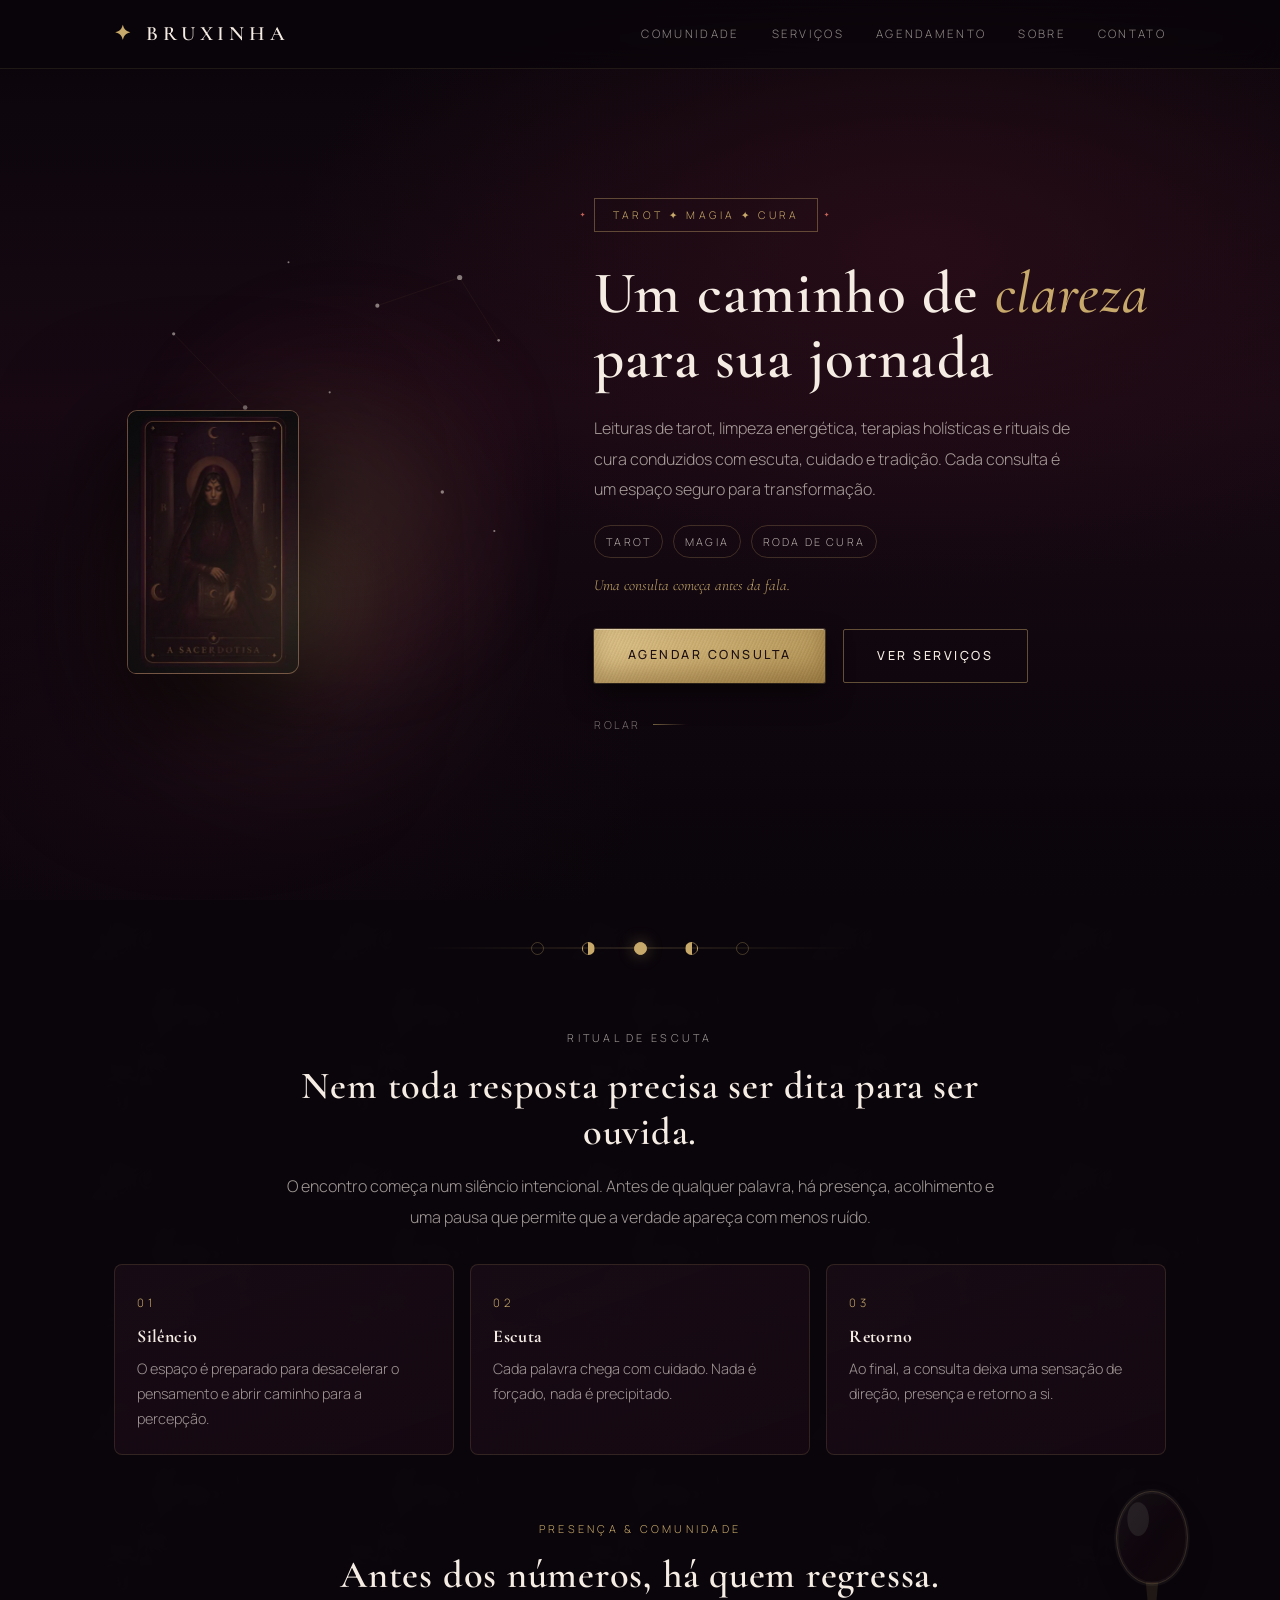
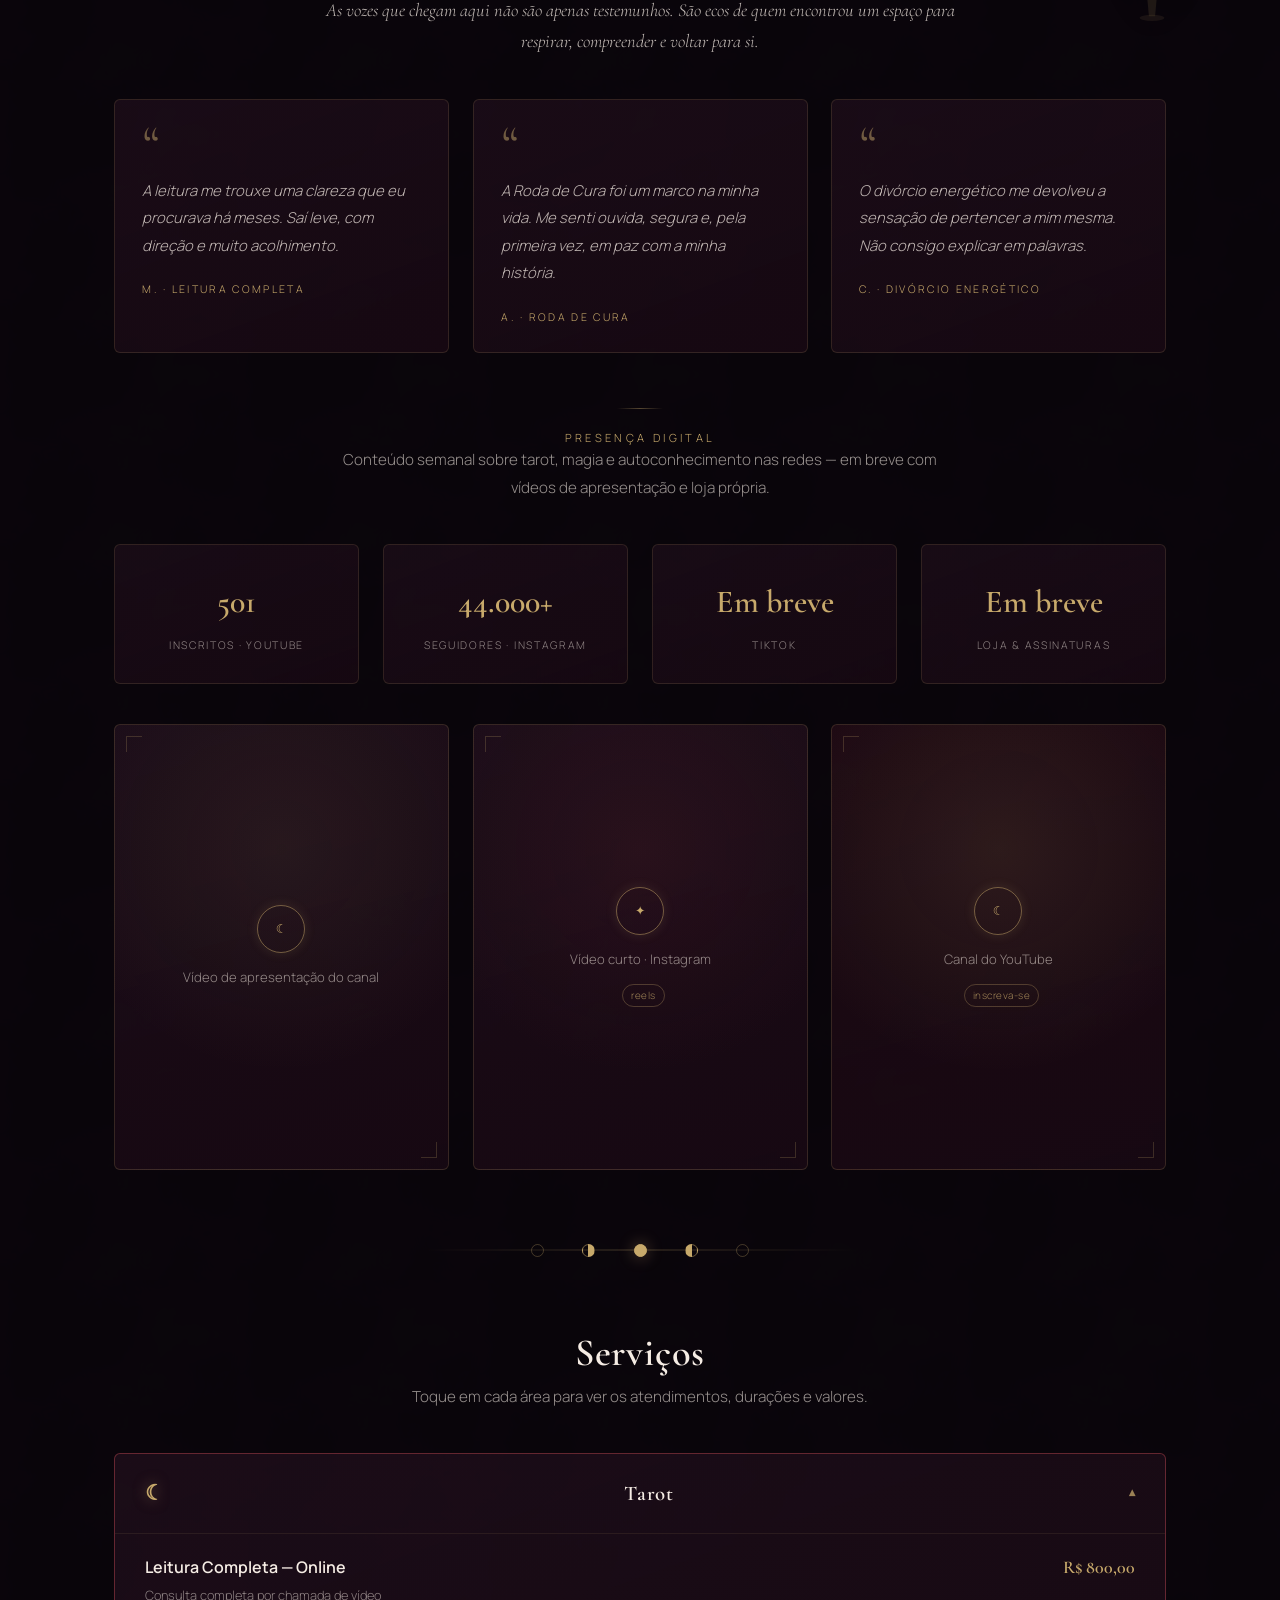
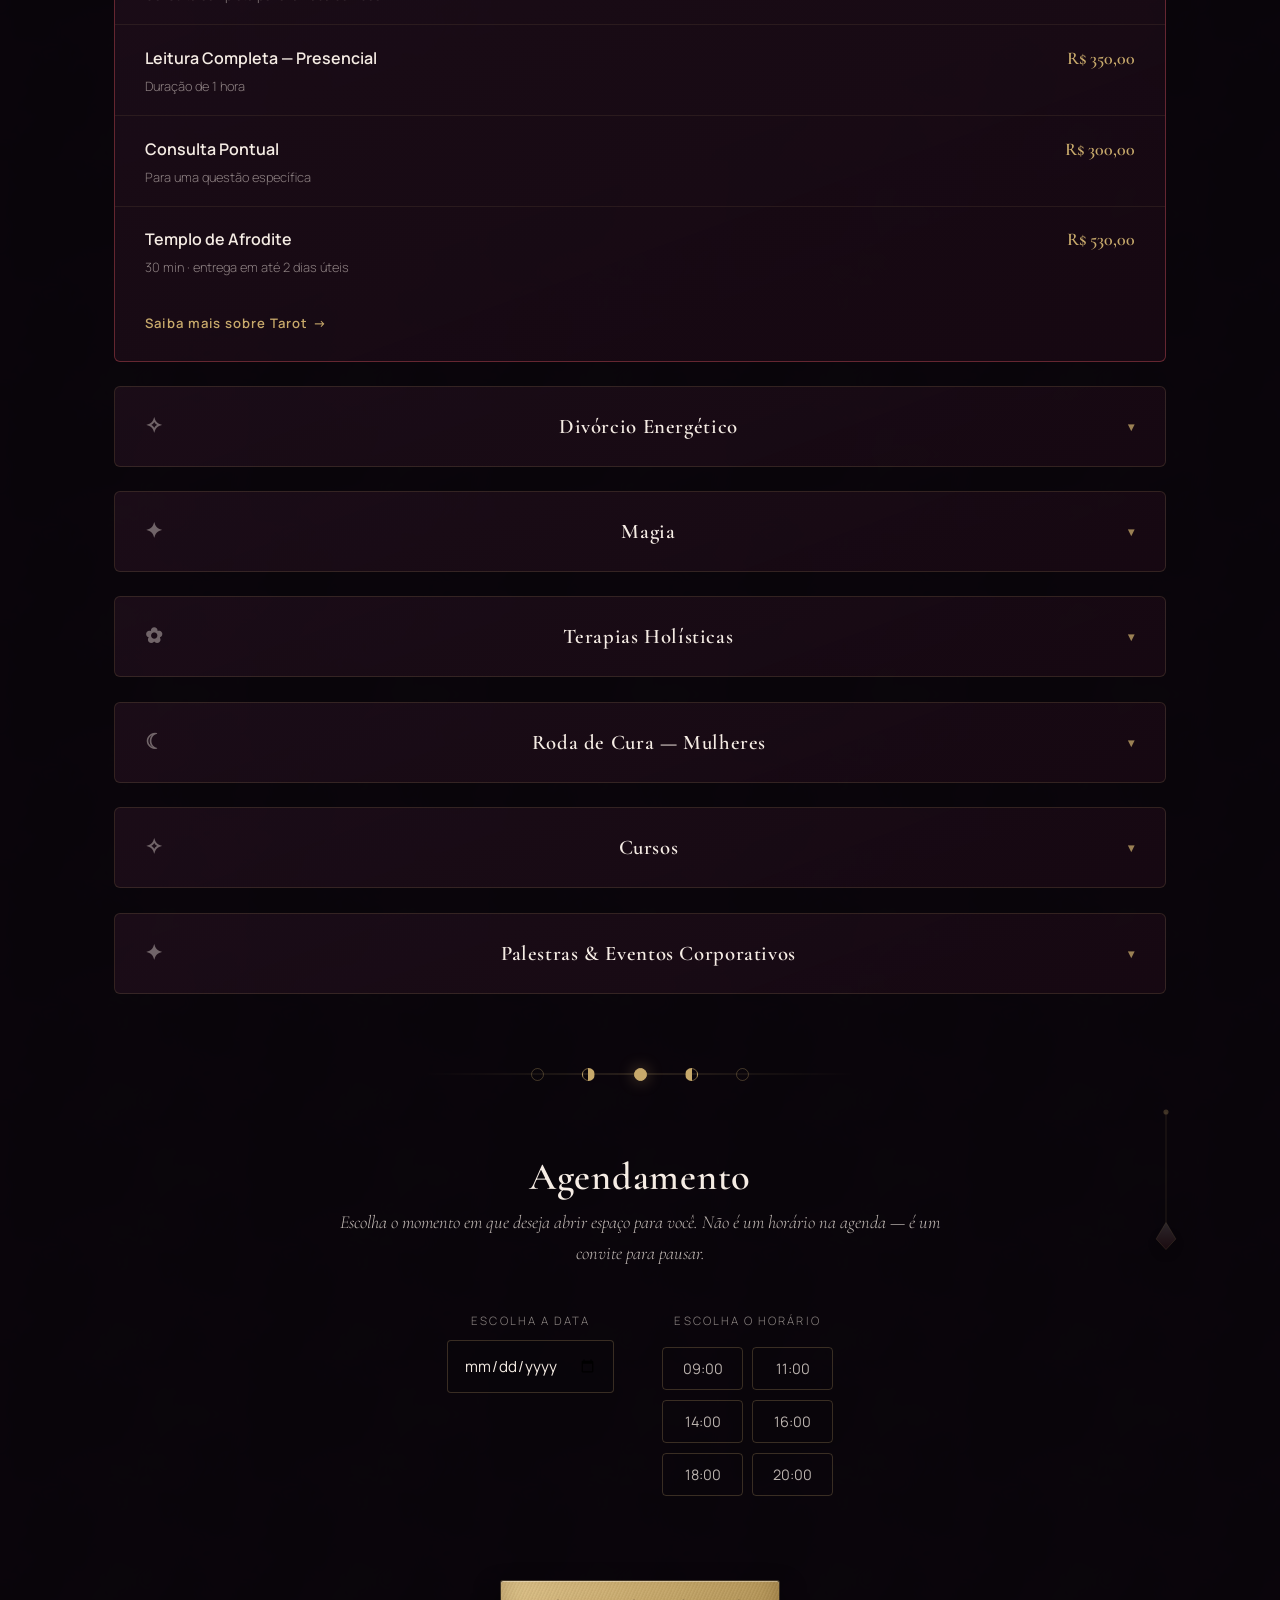
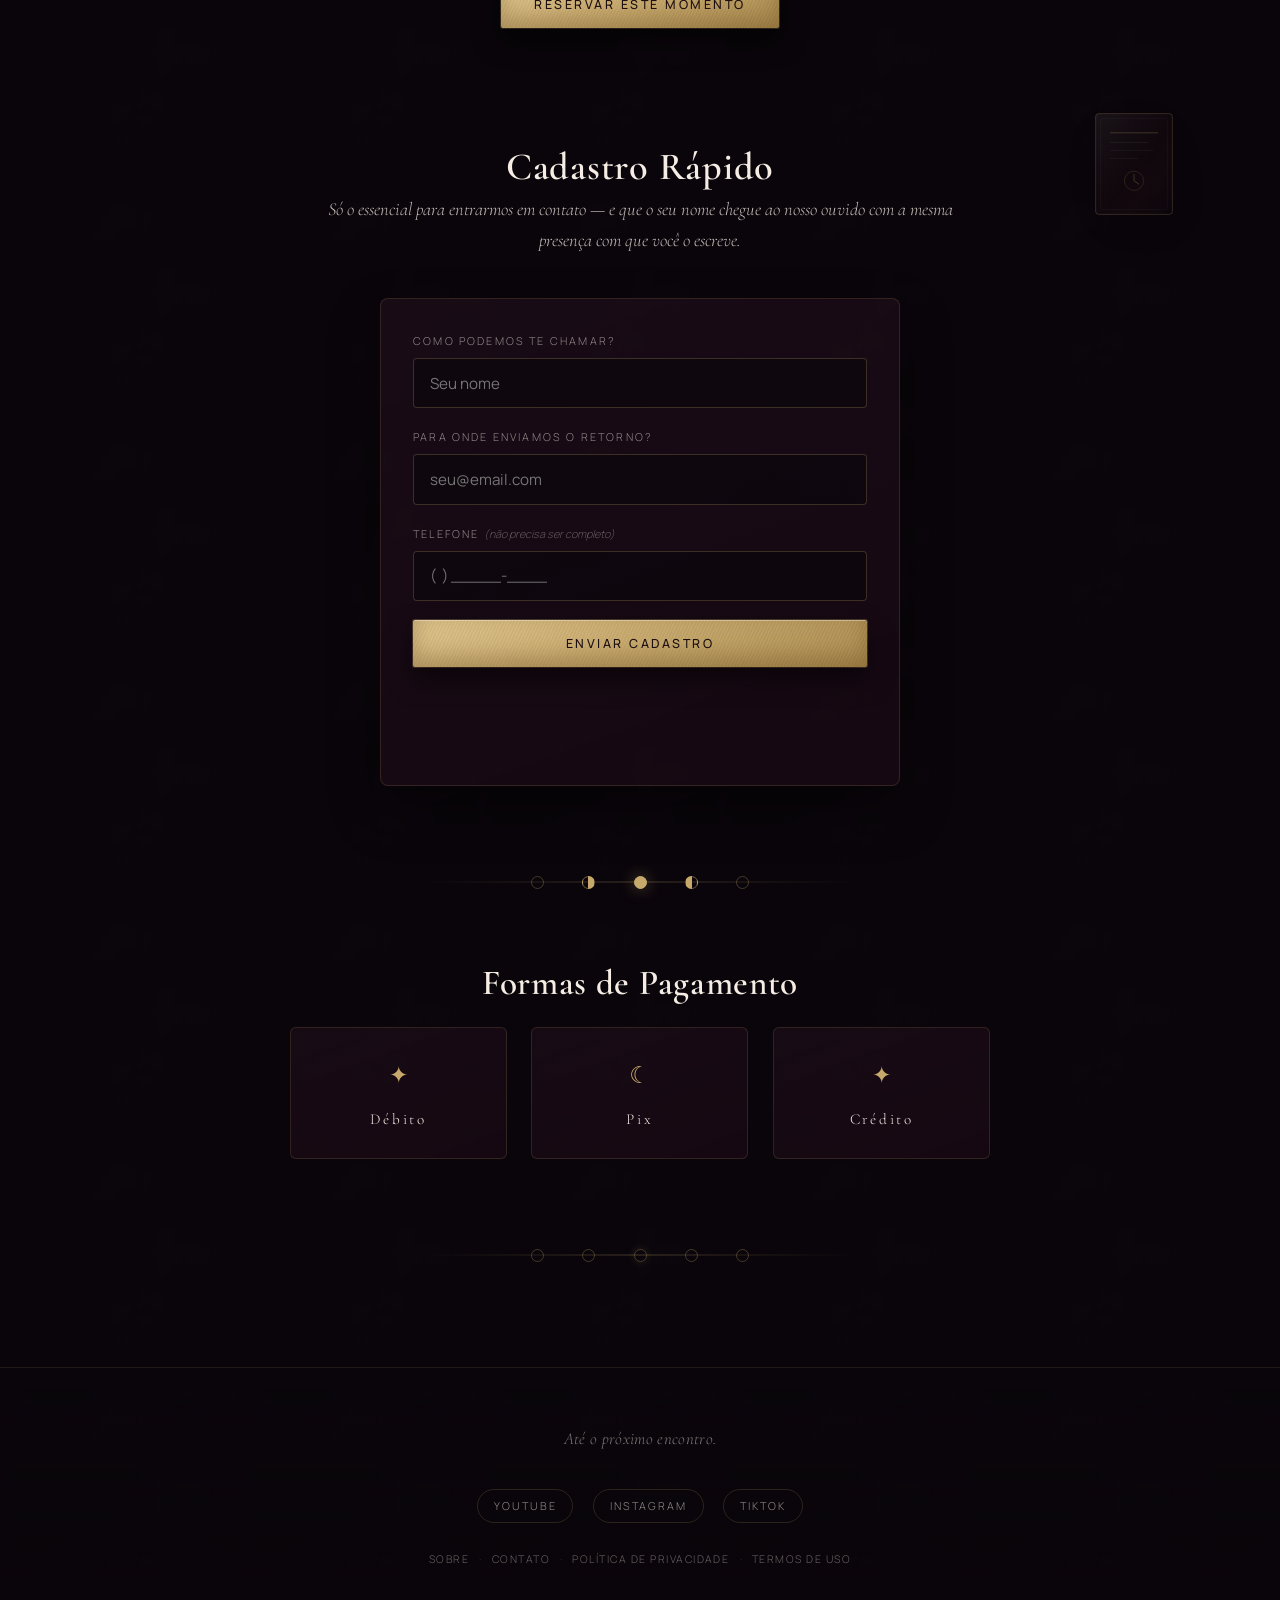
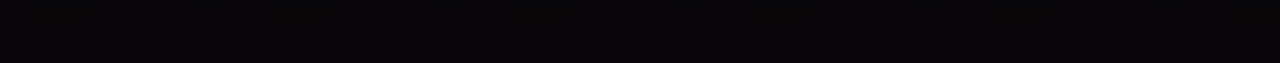
<file: index.html>
<!DOCTYPE html>
<html lang="pt-BR">
<head>
<meta charset="UTF-8">
<meta name="viewport" content="width=device-width, initial-scale=1.0">
<meta name="description" content="Bruxinha — Tarot, magia e terapias holísticas. Leituras, limpeza energética, rituais de cura e cursos conduzidos com escuta, cuidado e tradição.">
<title>Bruxinha • Tarot, Magia &amp; Terapias Holísticas</title>
<link rel="icon" type="image/svg+xml" href="data:image/svg+xml,<svg xmlns='http://www.w3.org/2000/svg' viewBox='0 0 100 100'><text y='0.9em' font-size='90' fill='%23C7A96B'>✦</text></svg>">
<link rel="preconnect" href="https://fonts.googleapis.com">
<link rel="preconnect" href="https://fonts.gstatic.com" crossorigin>
<link href="https://fonts.googleapis.com/css2?family=Cormorant+Garamond:ital,wght@0,400;0,500;0,600;0,700;1,400;1,500&family=Manrope:wght@300;400;500;600;700&display=swap" rel="stylesheet">
<link rel="stylesheet" href="style.css">
</head>
<body>
<a class="skip-link" href="#conteudo">Pular para o conteúdo</a>

<header class="navbar">
  <div class="container">
    <a class="logo" href="index.html"><span class="sigla">✦</span> Bruxinha</a>
    <nav>
      <a href="#sobre">Comunidade</a>
      <a href="#servicos">Serviços</a>
      <a href="#agendamento">Agendamento</a>
      <a href="sobre.html">Sobre</a>
      <a href="contato.html">Contato</a>
    </nav>
  </div>
</header>

<!-- HERO — COMPOSIÇÃO RITUALÍSTICA -->
<section class="hero" id="conteudo">
  <div class="container hero-content">
    <!-- Mesa ritualística minimalista -->
    <div class="hero-ritual" aria-hidden="true">

      <!-- Constelação — parte do céu, não um mapa -->
      <svg class="constelacao" viewBox="0 0 400 480" width="100%" height="100%">
        <g class="linhas">
          <line x1="52" y1="118" x2="118" y2="186"/>
          <line x1="118" y1="186" x2="112" y2="276"/>
          <line x1="240" y1="92" x2="316" y2="66"/>
          <line x1="316" y1="66" x2="352" y2="124"/>
        </g>
        <g class="pontos">
          <circle cx="52" cy="118" r="1.5"/>
          <circle cx="118" cy="186" r="2.1"/>
          <circle cx="112" cy="276" r="1.3"/>
          <circle cx="196" cy="172" r="1.0"/>
          <circle cx="240" cy="92" r="1.9"/>
          <circle cx="316" cy="66" r="2.4"/>
          <circle cx="352" cy="124" r="1.2"/>
          <circle cx="88" cy="330" r="1.1"/>
          <circle cx="300" cy="264" r="1.6"/>
          <circle cx="158" cy="52" r="0.9"/>
          <circle cx="348" cy="300" r="1.0"/>
          <circle cx="42" cy="212" r="0.8"/>
        </g>
      </svg>

      <!-- Luz quente irradiando da vela sobre a mesa -->
      <div class="luz-ambiente"></div>

      <!-- Estrela que cruza lentamente ao entrar -->
      <span class="estrela-cadente"></span>

      <!-- Lua crescente -->
      <svg class="lua" viewBox="0 0 120 120">
        <path d="M84 18 a42 42 0 1 0 0 84 a34 34 0 1 1 0 -84" fill="url(#lua-grad)"/>
        <defs>
          <linearGradient id="lua-grad" x1="0" y1="0" x2="1" y2="1">
            <stop offset="0%" stop-color="#f5ece4"/>
            <stop offset="55%" stop-color="#e6d7c6"/>
            <stop offset="100%" stop-color="#c7a96b"/>
          </linearGradient>
        </defs>
      </svg>

<!-- Carta de tarot — A Sacerdotisa -->
      <div class="carta-tarot">
        <div class="carta-respiro">
          <div class="carta-frente">
            <picture>
              <source srcset="images/cartahome.webp" type="image/webp">
              <img src="images/cartahome-sm.png" alt="A Sacerdotisa — Tarot" class="carta-img">
            </picture>
          </div>
        </div>
      </div>

    </div>
    <div class="hero-text">
      <span class="badge">Tarot ✦ Magia ✦ Cura</span>
      <h1>Um caminho de <span class="ouro">clareza</span> para sua jornada</h1>
      <p>
        Leituras de tarot, limpeza energética, terapias holísticas e rituais de cura conduzidos com escuta,
        cuidado e tradição. Cada consulta é um espaço seguro para transformação.
      </p>
      <div class="hero-meta">
        <span>Tarot</span>
        <span>Magia</span>
        <span>Roda de Cura</span>
      </div>
      <div class="hero-legend">Uma consulta começa antes da fala.</div>
      <div class="hero-cta">
        <a href="#agendamento" class="btn-primary">Agendar consulta</a>
        <a href="#servicos" class="btn-secondary">Ver serviços</a>
      </div>
      <div class="scroll-hint" aria-hidden="true">
        <span>Rolar</span>
        <i></i>
      </div>
    </div>

    
  </div>
</section>

<div class="moon-divider" aria-hidden="true">
  <span class="nova"></span><span class="crescente"></span><span class="cheia"></span><span class="minguante"></span><span class="nova"></span>
</div>

<section class="ritual-intro container" aria-labelledby="ritual-title">
  <div class="ritual-intro-copy">
    <p class="eyebrow">ritual de escuta</p>
    <h2 id="ritual-title">Nem toda resposta precisa ser dita para ser ouvida.</h2>
    <p>O encontro começa num silêncio intencional. Antes de qualquer palavra, há presença, acolhimento e uma pausa que permite que a verdade apareça com menos ruído.</p>
  </div>
  <div class="ritual-sequence">
    <article class="ritual-step">
      <span class="ritual-step__index">01</span>
      <h3>Silêncio</h3>
      <p>O espaço é preparado para desacelerar o pensamento e abrir caminho para a percepção.</p>
    </article>
    <article class="ritual-step">
      <span class="ritual-step__index">02</span>
      <h3>Escuta</h3>
      <p>Cada palavra chega com cuidado. Nada é forçado, nada é precipitado.</p>
    </article>
    <article class="ritual-step">
      <span class="ritual-step__index">03</span>
      <h3>Retorno</h3>
      <p>Ao final, a consulta deixa uma sensação de direção, presença e retorno a si.</p>
    </article>
  </div>
</section>

<!-- SOBRE / COMUNIDADE -->
<section class="sobre container" id="sobre">

  <!-- Espelho — Reflexão. Esta seção é sobre se reconhecer nas
       vozes de outras pessoas; o espelho é o objeto certo aqui,
       não decoração aleatória. Muito discreto: apoia a leitura,
       não compete com ela. -->
  <svg class="objeto-simbolico espelho-comunidade" viewBox="0 0 140 190" aria-hidden="true">
    <ellipse cx="70" cy="76" rx="46" ry="60" fill="url(#espelho-vidro)" stroke="rgba(199,169,107,0.38)" stroke-width="1.2"/>
    <ellipse cx="70" cy="76" rx="46" ry="60" fill="none" stroke="rgba(245,236,228,0.08)" stroke-width="6"/>
    <path d="M62 134 L78 134 L74 178 L66 178 Z" fill="rgba(199,169,107,0.22)"/>
    <ellipse cx="70" cy="180" rx="16" ry="4" fill="rgba(199,169,107,0.16)"/>
    <ellipse class="espelho-brilho" cx="52" cy="52" rx="14" ry="22" fill="rgba(245,236,228,0.16)"/>
    <defs>
      <linearGradient id="espelho-vidro" x1="0" y1="0" x2="1" y2="1">
        <stop offset="0%" stop-color="rgba(245,236,228,0.1)"/>
        <stop offset="55%" stop-color="rgba(165,63,72,0.06)"/>
        <stop offset="100%" stop-color="rgba(9,5,10,0.3)"/>
      </linearGradient>
    </defs>
  </svg>

  <div class="presence-intro">
    <p class="eyebrow">Presença &amp; comunidade</p>
    <h2>Antes dos números, há quem regressa.</h2>
    <p class="secao-intro convite">As vozes que chegam aqui não são apenas testemunhos. São ecos de quem encontrou um espaço para respirar, compreender e voltar para si.</p>
  </div>

  <!-- Depoimentos — um círculo de pessoas. Vem primeiro de propósito:
       o que define esta comunidade são pessoas, não métricas. -->
  <div class="depoimentos-grid">
    <div class="depoimento">
      <span class="aspas">“</span>
      <blockquote>A leitura me trouxe uma clareza que eu procurava há meses. Saí leve, com direção e muito acolhimento.</blockquote>
      <span class="autor">M. · Leitura completa</span>
    </div>
    <div class="depoimento">
      <span class="aspas">“</span>
      <blockquote>A Roda de Cura foi um marco na minha vida. Me senti ouvida, segura e, pela primeira vez, em paz com a minha história.</blockquote>
      <span class="autor">A. · Roda de Cura</span>
    </div>
    <div class="depoimento">
      <span class="aspas">“</span>
      <blockquote>O divórcio energético me devolveu a sensação de pertencer a mim mesma. Não consigo explicar em palavras.</blockquote>
      <span class="autor">C. · Divórcio Energético</span>
    </div>
  </div>

  <div class="subsecao-divisor" aria-hidden="true"><span></span></div>
  <span class="subsecao-titulo">Presença digital</span>
  <p class="secao-intro">Conteúdo semanal sobre tarot, magia e autoconhecimento nas redes — em breve com vídeos de apresentação e loja própria.</p>

  <div class="social-grid">
    <div class="social-card">
      <span class="numero" data-contador="501">501</span>
      <span class="rede">Inscritos · YouTube</span>
    </div>
    <div class="social-card">
      <span class="numero" data-contador="44000" data-contador-sufixo="+">44K</span>
      <span class="rede">Seguidores · Instagram</span>
    </div>
    <div class="social-card">
      <span class="numero">Em breve</span>
      <span class="rede">TikTok</span>
    </div>
    <div class="social-card">
      <span class="numero">Em breve</span>
      <span class="rede">Loja &amp; Assinaturas</span>
    </div>
  </div>

  <div class="video-grid">
    <div class="video-placeholder" data-video="https://youtu.be/aSD73FfRUK4?si=kQfmpgW71lmRr3pR" role="button" tabindex="0" aria-label="Abrir vídeo de apresentação do canal">
      <div class="play">☾</div>
      Vídeo de apresentação do canal
    </div>
    <div class="video-placeholder" data-video="https://www.instagram.com/bruxinhateresaferrini?igsh=dTQxaHF5ZGYxZDV3" role="button" tabindex="0" aria-label="Abrir perfil do Instagram">
      <div class="play">✦</div>
      Vídeo curto · Instagram <span class="status-em-breve">reels</span>
    </div>
    <div class="video-placeholder" data-video="https://youtube.com/@bruxinhateresaferrini?si=0c1Y6rR1ePp9T1QN" role="button" tabindex="0" aria-label="Abrir canal do YouTube">
      <div class="play">☾</div>
      Canal do YouTube <span class="status-em-breve">inscreva-se</span>
    </div>
  </div>
</section>

<div class="moon-divider" aria-hidden="true">
  <span class="nova"></span><span class="crescente"></span><span class="cheia"></span><span class="minguante"></span><span class="nova"></span>
</div>

<!-- SERVIÇOS -->
<section class="servicos container" id="servicos">
  <h2>Serviços</h2>
  <p class="secao-intro">Toque em cada área para ver os atendimentos, durações e valores.</p>

  <div class="cards-grid" id="lista-servicos">

    <!-- TAROT -->
    <div class="card-servico destaque">
      <button class="card-servico-header" data-toggle>
        <span class="simbolo-servico">☾</span> Tarot
        <span class="chevron">▾</span>
      </button>
      <div class="sub-servicos">
        <div class="sub-item">
          <div><span class="nome-sub">Leitura Completa — Online</span><span class="detalhe-sub">Consulta completa por chamada de vídeo</span></div>
          <span class="preco-sub">R$ 800,00</span>
        </div>
        <div class="sub-item">
          <div><span class="nome-sub">Leitura Completa — Presencial</span><span class="detalhe-sub">Duração de 1 hora</span></div>
          <span class="preco-sub">R$ 350,00</span>
        </div>
        <div class="sub-item">
          <div><span class="nome-sub">Consulta Pontual</span><span class="detalhe-sub">Para uma questão específica</span></div>
          <span class="preco-sub">R$ 300,00</span>
        </div>
        <div class="sub-item">
          <div><span class="nome-sub">Templo de Afrodite</span><span class="detalhe-sub">30 min · entrega em até 2 dias úteis</span></div>
          <span class="preco-sub">R$ 530,00</span>
        </div>
        <a href="tarot.html" class="ver-mais">Saiba mais sobre Tarot →</a>
      </div>
    </div>

    <!-- DIVÓRCIO ENERGÉTICO -->
    <div class="card-servico">
      <button class="card-servico-header" data-toggle>
        <span class="simbolo-servico">✧</span> Divórcio Energético
        <span class="chevron">▾</span>
      </button>
      <div class="sub-servicos">
        <div class="sub-item">
          <div><span class="nome-sub">Limpeza &amp; Divórcio de Campo Energético</span><span class="detalhe-sub">Trabalho conduzido ao longo de 23 dias</span></div>
          <span class="preco-sub">R$ 800,00</span>
        </div>
        <a href="divorcio-energetico.html" class="ver-mais">Saiba mais sobre Divórcio Energético →</a>
      </div>
    </div>

    <!-- MAGIA -->
    <div class="card-servico">
      <button class="card-servico-header" data-toggle>
        <span class="simbolo-servico">✦</span> Magia
        <span class="chevron">▾</span>
      </button>
      <div class="sub-servicos">
        <div class="sub-item"><div><span class="nome-sub">Prosperidade</span></div><span class="preco-sub">Consultar</span></div>
        <div class="sub-item"><div><span class="nome-sub">Amor</span></div><span class="preco-sub">Consultar</span></div>
        <div class="sub-item"><div><span class="nome-sub">Saúde</span></div><span class="preco-sub">Consultar</span></div>
        <div class="sub-item"><div><span class="nome-sub">Banimento</span><span class="detalhe-sub">Descarga energética</span></div><span class="preco-sub">Consultar</span></div>
        <div class="aviso-magia">✳ Trabalhos de magia são realizados somente após consulta de Tarot.</div>
        <a href="magia.html" class="ver-mais">Saiba mais sobre Magia →</a>
      </div>
    </div>

    <!-- TERAPIAS HOLÍSTICAS -->
    <div class="card-servico">
      <button class="card-servico-header" data-toggle>
        <span class="simbolo-servico">✿</span> Terapias Holísticas
        <span class="chevron">▾</span>
      </button>
      <div class="sub-servicos">
        <div class="sub-item"><div><span class="nome-sub">Reiki</span></div><span class="preco-sub">R$ 800,00 /sessão</span></div>
        <div class="sub-item"><div><span class="nome-sub">Terapia Floral</span></div><span class="preco-sub">R$ 800,00 /sessão</span></div>
        <div class="sub-item"><div><span class="nome-sub">Cromoterapia</span></div><span class="preco-sub">R$ 800,00 /sessão</span></div>
        <div class="sub-item"><div><span class="nome-sub">Equilíbrio de Chakras</span></div><span class="preco-sub">R$ 800,00 /sessão</span></div>
        <div class="aviso-magia">✳ Uma sessão pode englobar todas as técnicas acima.</div>
        <a href="terapias-holisticas.html" class="ver-mais">Saiba mais sobre Terapias Holísticas →</a>
      </div>
    </div>

    <!-- RODA DE CURA — MULHERES -->
    <div class="card-servico">
      <button class="card-servico-header" data-toggle>
        <span class="simbolo-servico">☾</span> Roda de Cura — Mulheres
        <span class="chevron">▾</span>
      </button>
      <div class="sub-servicos">
        <div class="sub-item"><div><span class="nome-sub">Empoderamento</span></div><span class="preco-sub">R$ 800,00 /sessão</span></div>
        <div class="sub-item"><div><span class="nome-sub">Traumas Passados</span></div><span class="preco-sub">R$ 800,00 /sessão</span></div>
        <div class="sub-item"><div><span class="nome-sub">Relacionamento Abusivo</span></div><span class="preco-sub">R$ 800,00 /sessão</span></div>
        <div class="sub-item"><div><span class="nome-sub">Reprogramação Mental &amp; Ancestralidade</span></div><span class="preco-sub">R$ 800,00 /sessão</span></div>
        <div class="aviso-magia">✳ Uma sessão pode englobar todos os temas acima.</div>
        <a href="roda-de-cura-mulheres.html" class="ver-mais">Saiba mais sobre a Roda de Cura →</a>
      </div>
    </div>

    <!-- CURSOS -->
    <div class="card-servico">
      <button class="card-servico-header" data-toggle>
        <span class="simbolo-servico">✧</span> Cursos
        <span class="chevron">▾</span>
      </button>
      <div class="sub-servicos">
        <div class="sub-item">
          <div><span class="nome-sub">Curso de Wicca</span><span class="detalhe-sub">Carga horária de 10 horas</span></div>
          <span class="preco-sub">R$ 6.200,00</span>
        </div>
        <div class="sub-item">
          <div><span class="nome-sub">Curso de Tarot</span><span class="detalhe-sub">Carga horária de 10 horas</span></div>
          <span class="preco-sub">R$ 6.200,00</span>
        </div>
        <a href="cursos.html" class="ver-mais">Saiba mais sobre os Cursos →</a>
      </div>
    </div>

    <!-- PALESTRAS E EVENTOS -->
    <div class="card-servico">
      <button class="card-servico-header" data-toggle>
        <span class="simbolo-servico">✦</span> Palestras &amp; Eventos Corporativos
        <span class="chevron">▾</span>
      </button>
      <div class="sub-servicos">
        <div class="sub-item">
          <div><span class="nome-sub">Palestra / Evento Corporativo</span><span class="detalhe-sub">Evento de 6 horas</span></div>
          <span class="preco-sub">R$ 8.000,00</span>
        </div>
        <a href="palestras-eventos.html" class="ver-mais">Saiba mais sobre Palestras &amp; Eventos →</a>
      </div>
    </div>

  </div>
</section>

<div class="moon-divider" aria-hidden="true">
  <span class="nova"></span><span class="crescente"></span><span class="cheia"></span><span class="minguante"></span><span class="nova"></span>
</div>

<!-- AGENDAMENTO -->
<section class="agendamento container" id="agendamento">

  <!-- Pêndulo — Alinhamento. Escolher o momento certo é um ato
       de alinhamento; nenhum outro objeto da lista do briefing
       fazia tanto sentido nesta seção especificamente. -->
  <svg class="objeto-simbolico pendulo-agendamento" viewBox="0 0 90 190" aria-hidden="true">
    <g class="pendulo-oscila">
      <line x1="45" y1="4" x2="45" y2="150" stroke="rgba(199,169,107,0.35)" stroke-width="1"/>
      <circle cx="45" cy="4" r="3.4" fill="rgba(199,169,107,0.5)"/>
      <path d="M45 150 L58 172 L45 186 L32 172 Z" fill="url(#pendulo-grad)" stroke="rgba(199,169,107,0.4)" stroke-width="0.8"/>
    </g>
    <defs>
      <linearGradient id="pendulo-grad" x1="0" y1="0" x2="0" y2="1">
        <stop offset="0%" stop-color="rgba(245,236,228,0.28)"/>
        <stop offset="100%" stop-color="rgba(165,63,72,0.22)"/>
      </linearGradient>
    </defs>
  </svg>

  <h2>Agendamento</h2>
  <p class="secao-intro convite">Escolha o momento em que deseja abrir espaço para você. Não é um horário na agenda — é um convite para pausar.</p>
  <div class="agenda-wrapper">
    <div>
      <label for="data-consulta" style="display:block; margin-bottom:0.6rem; font-size:0.72rem; color:rgba(245,236,228,0.55); text-transform:uppercase; letter-spacing:0.18em;">Escolha a data</label>
      <input type="date" id="data-consulta" class="input-date">
    </div>
    <div>
      <label style="display:block; margin-bottom:0.6rem; font-size:0.72rem; color:rgba(245,236,228,0.55); text-transform:uppercase; letter-spacing:0.18em;">Escolha o horário</label>
      <div class="horarios-grid" id="horarios">
        <button type="button" class="btn-horario">09:00</button>
        <button type="button" class="btn-horario">11:00</button>
        <button type="button" class="btn-horario">14:00</button>
        <button type="button" class="btn-horario">16:00</button>
        <button type="button" class="btn-horario">18:00</button>
        <button type="button" class="btn-horario">20:00</button>
      </div>
    </div>
  </div>
  <p id="reflexo-agenda" class="reflexo-agenda" aria-live="polite"></p>
  <button type="button" class="btn-confirmar" id="btn-confirmar-agenda">Reservar este momento</button>
  <p id="msg-agenda" style="margin-top:1.2rem; color:var(--gold); font-size:0.9rem; min-height:1.2em;"></p>
</section>

<!-- CADASTRO -->
<section class="cadastro container" id="cadastro">

  <!-- Carta — Este gesto é o primeiro passo do ritual: escrever
       teu nome num lugar de escuta. É a carta que abre o canal,
       não um número de balcão. O objeto é a materialização do ato
       da seção — não decoração. Muito discreto, como os demais. -->
  <svg class="objeto-simbolico carta-cadastro" viewBox="0 0 120 150" aria-hidden="true">
    <rect x="12" y="12" width="96" height="126" rx="4" fill="url(#carta-cadastro-grad)" stroke="rgba(199,169,107,0.4)" stroke-width="1.2"/>
    <rect x="18" y="18" width="84" height="114" rx="3" fill="none" stroke="rgba(245,236,228,0.1)" stroke-width="0.8"/>
    <line x1="30" y1="36" x2="90" y2="36" stroke="rgba(199,169,107,0.5)" stroke-width="1.2"/>
    <line x1="30" y1="48" x2="78" y2="48" stroke="rgba(245,236,228,0.18)" stroke-width="0.8"/>
    <line x1="30" y1="58" x2="84" y2="58" stroke="rgba(245,236,228,0.14)" stroke-width="0.8"/>
    <line x1="30" y1="68" x2="66" y2="68" stroke="rgba(245,236,228,0.14)" stroke-width="0.8"/>
    <circle cx="60" cy="96" r="12" fill="none" stroke="rgba(199,169,107,0.35)" stroke-width="1"/>
    <path d="M60 88 L60 96 L66 100" fill="none" stroke="rgba(199,169,107,0.5)" stroke-width="1.2" stroke-linecap="round"/>
    <defs>
      <linearGradient id="carta-cadastro-grad" x1="0" y1="0" x2="1" y2="1">
        <stop offset="0%" stop-color="rgba(245,236,228,0.12)"/>
        <stop offset="55%" stop-color="rgba(165,63,72,0.08)"/>
        <stop offset="100%" stop-color="rgba(9,5,10,0.3)"/>
      </linearGradient>
    </defs>
  </svg>

  <h2 class="cadastro-titulo">Cadastro Rápido</h2>
  <p class="secao-intro convite">Só o essencial para entrarmos em contato — e que o seu nome chegue ao nosso ouvido com a mesma presença com que você o escreve.</p>
  <form class="form-cadastro" id="form-cadastro">
    <div class="form-group">
      <label for="nome">Como podemos te chamar?</label>
      <input type="text" id="nome" name="nome" placeholder="Seu nome" required>
    </div>
    <div class="form-group">
      <label for="email">Para onde enviamos o retorno?</label>
      <input type="email" id="email" name="email" placeholder="seu@email.com" required>
    </div>
    <div class="form-group">
      <label for="telefone">Telefone <span class="opcional">(não precisa ser completo)</span></label>
      <input type="tel" id="telefone" name="telefone" placeholder="(  ) _____-____">
    </div>
    <button type="submit" class="btn-primary">Enviar cadastro</button>
    <p id="reflexo-cadastro" class="reflexo-cadastro" aria-live="polite"></p>
    <p id="msg-cadastro" class="msg-cadastro"></p>
  </form>
</section>

<div class="moon-divider" aria-hidden="true">
  <span class="nova"></span><span class="crescente"></span><span class="cheia"></span><span class="minguante"></span><span class="nova"></span>
</div>

<!-- PAGAMENTO -->
<section class="container" id="pagamento">
  <h2 style="text-align:center; margin-bottom:1.4rem; font-size:clamp(1.6rem,3vw,2.2rem);">Formas de Pagamento</h2>
  <div class="payment-grid">
    <div class="payment-card">
      <span class="icone">✦</span>
      <span class="metodo">Débito</span>
    </div>
    <div class="payment-card">
      <span class="icone">☾</span>
      <span class="metodo">Pix</span>
    </div>
    <div class="payment-card">
      <span class="icone">✦</span>
      <span class="metodo">Crédito</span>
    </div>
  </div>
</section>

<!-- A cena que abriu com a lua crescente se fecha com a lua nova —
     o mesmo silêncio de onde tudo começou. -->
<div class="moon-divider moon-divider-final" aria-hidden="true">
  <span class="nova"></span><span class="nova"></span><span class="nova destaque-final"></span><span class="nova"></span><span class="nova"></span>
</div>

<footer>
  <p class="footer-despedida">Até o próximo encontro.</p>
  <div class="footer-socials">
    <a href="https://youtube.com/@bruxinhateresaferrini?si=0c1Y6rR1ePp9T1QN" target="_blank" rel="noopener">YouTube</a>
    <a href="https://www.instagram.com/bruxinhateresaferrini?igsh=dTQxaHF5ZGYxZDV3" target="_blank" rel="noopener">Instagram</a>
    <a href="https://www.tiktok.com/" target="_blank" rel="noopener">TikTok</a>
  </div>
  <div class="footer-socials" style="margin-top: -0.4rem;">
    <a href="sobre.html">Sobre</a>
    <a href="contato.html">Contato</a>
    <a href="privacidade.html">Política de Privacidade</a>
    <a href="termos.html">Termos de Uso</a>
  </div>
  <div class="container" style="padding: 0;">
    &copy; <span id="ano"></span> Bruxinha — Tarot, Magia &amp; Terapias Holísticas. Todos os direitos reservados.
  </div>
</footer>

<script src="script.js" defer></script>

</body>
</html>
</file>
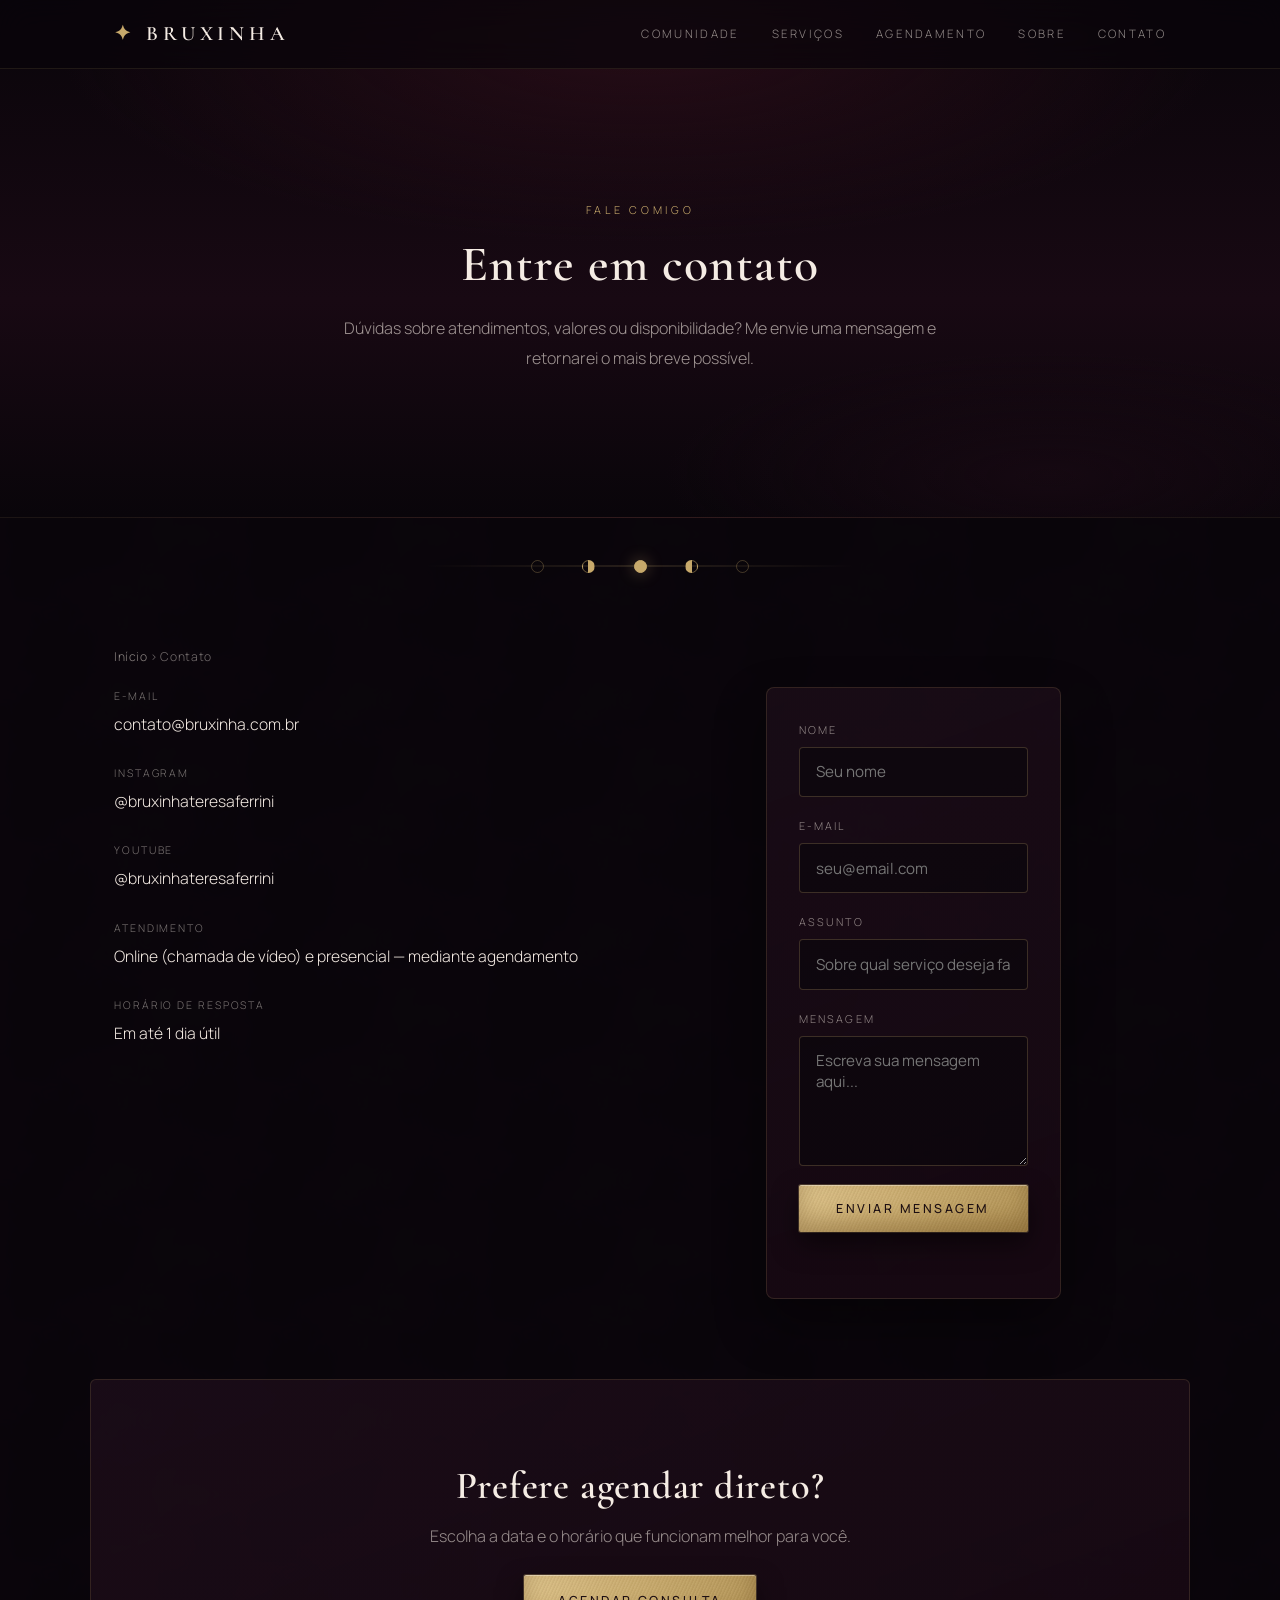
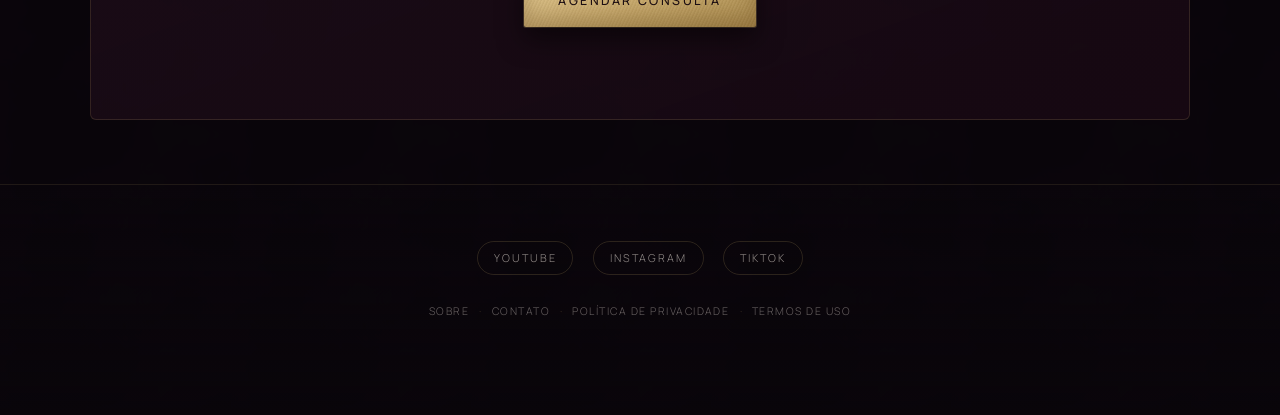
<file: contato.html>
<!DOCTYPE html>
<html lang="pt-BR">
<head>
<meta charset="UTF-8">
<meta name="viewport" content="width=device-width, initial-scale=1.0">
<meta name="description" content="Fale com a Bruxinha: dúvidas sobre atendimentos, valores e disponibilidade. Retorno em até 1 dia útil.">
<title>Contato • Bruxinha</title>
<link rel="icon" type="image/svg+xml" href="data:image/svg+xml,<svg xmlns='http://www.w3.org/2000/svg' viewBox='0 0 100 100'><text y='0.9em' font-size='90' fill='%23C7A96B'>✦</text></svg>">
<link rel="preconnect" href="https://fonts.googleapis.com">
<link rel="preconnect" href="https://fonts.gstatic.com" crossorigin>
<link href="https://fonts.googleapis.com/css2?family=Cormorant+Garamond:ital,wght@0,400;0,500;0,600;0,700;1,400;1,500&family=Manrope:wght@300;400;500;600;700&display=swap" rel="stylesheet">
<link rel="stylesheet" href="style.css">
</head>
<body>
<a class="skip-link" href="#conteudo">Pular para o conteúdo</a>

<header class="navbar">
  <div class="container">
    <a class="logo" href="index.html"><span class="sigla">✦</span> Bruxinha</a>
    <nav>
      <a href="index.html#sobre">Comunidade</a>
      <a href="index.html#servicos">Serviços</a>
      <a href="index.html#agendamento">Agendamento</a>
      <a href="sobre.html">Sobre</a>
      <a href="contato.html">Contato</a>
    </nav>
  </div>
</header>

<section class="page-hero">
  <div class="container">
    <span class="eyebrow">Fale comigo</span>
    <h1>Entre em contato</h1>
    <p>Dúvidas sobre atendimentos, valores ou disponibilidade? Me envie uma mensagem e retornarei o mais breve possível.</p>
  </div>
</section>

<div class="moon-divider" aria-hidden="true">
  <span class="nova"></span><span class="crescente"></span><span class="cheia"></span><span class="minguante"></span><span class="nova"></span>
</div>

<main class="container" id="conteudo">
  <nav class="breadcrumb">
    <a href="index.html">Início</a> › Contato
  </nav>

  <div class="contato-grid">
    <div class="contato-info">
      <div class="item-contato">
        <span class="rotulo">E-mail</span>
        <span class="valor">contato@bruxinha.com.br</span>
      </div>
      <div class="item-contato">
        <span class="rotulo">Instagram</span>
        <span class="valor">@bruxinhateresaferrini</span>
      </div>
      <div class="item-contato">
        <span class="rotulo">YouTube</span>
        <span class="valor">@bruxinhateresaferrini</span>
      </div>
      <div class="item-contato">
        <span class="rotulo">Atendimento</span>
        <span class="valor">Online (chamada de vídeo) e presencial — mediante agendamento</span>
      </div>
      <div class="item-contato">
        <span class="rotulo">Horário de resposta</span>
        <span class="valor">Em até 1 dia útil</span>
      </div>
    </div>

    <form class="form-cadastro" id="form-contato" style="max-width:100%;">
      <div class="form-group">
        <label for="contato-nome">Nome</label>
        <input type="text" id="contato-nome" name="nome" placeholder="Seu nome" required>
      </div>
      <div class="form-group">
        <label for="contato-email">E-mail</label>
        <input type="email" id="contato-email" name="email" placeholder="seu@email.com" required>
      </div>
      <div class="form-group">
        <label for="contato-assunto">Assunto</label>
        <input type="text" id="contato-assunto" name="assunto" placeholder="Sobre qual serviço deseja falar?">
      </div>
      <div class="form-group">
        <label for="contato-mensagem">Mensagem</label>
        <textarea id="contato-mensagem" name="mensagem" placeholder="Escreva sua mensagem aqui..." required></textarea>
      </div>
      <button type="submit" class="btn-primary">Enviar mensagem</button>
      <p id="msg-contato" style="color: var(--gold); font-size:0.9rem; min-height: 1.2em;"></p>
    </form>
  </div>
</main>

<section class="cta-final">
  <div class="container">
    <h2>Prefere agendar direto?</h2>
    <p>Escolha a data e o horário que funcionam melhor para você.</p>
    <a href="index.html#agendamento" class="btn-primary">Agendar consulta</a>
  </div>
</section>

<footer>
  <div class="footer-socials">
    <a href="https://youtube.com/@bruxinhateresaferrini?si=0c1Y6rR1ePp9T1QN" target="_blank" rel="noopener">YouTube</a>
    <a href="https://www.instagram.com/bruxinhateresaferrini?igsh=dTQxaHF5ZGYxZDV3" target="_blank" rel="noopener">Instagram</a>
    <a href="https://www.tiktok.com/" target="_blank" rel="noopener">TikTok</a>
  </div>
  <div class="footer-socials" style="margin-top: -0.4rem;">
    <a href="sobre.html">Sobre</a>
    <a href="contato.html">Contato</a>
    <a href="privacidade.html">Política de Privacidade</a>
    <a href="termos.html">Termos de Uso</a>
  </div>
  <div class="container" style="padding: 0;">
    &copy; <span id="ano"></span> Bruxinha — Tarot, Magia &amp; Terapias Holísticas. Todos os direitos reservados.
  </div>
</footer>

<script src="script.js" defer></script>
</body>
</html>
</file>
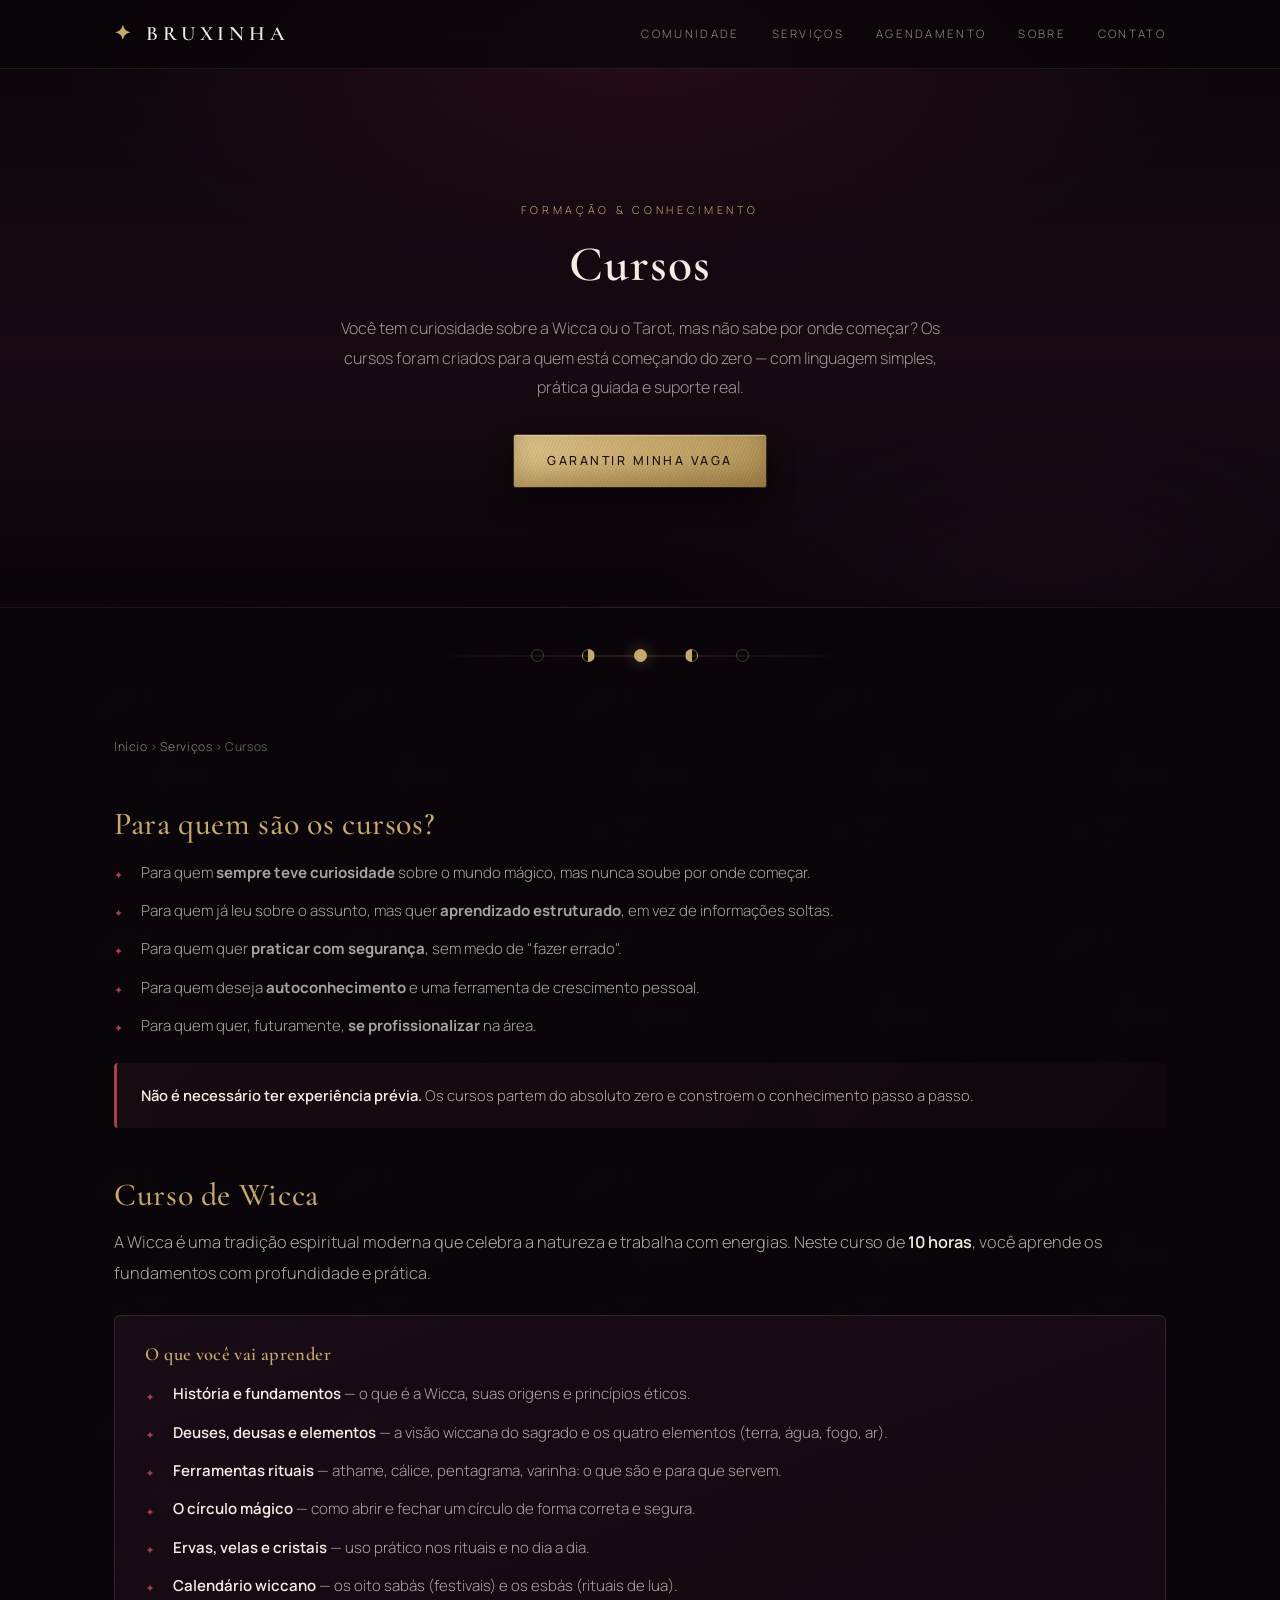
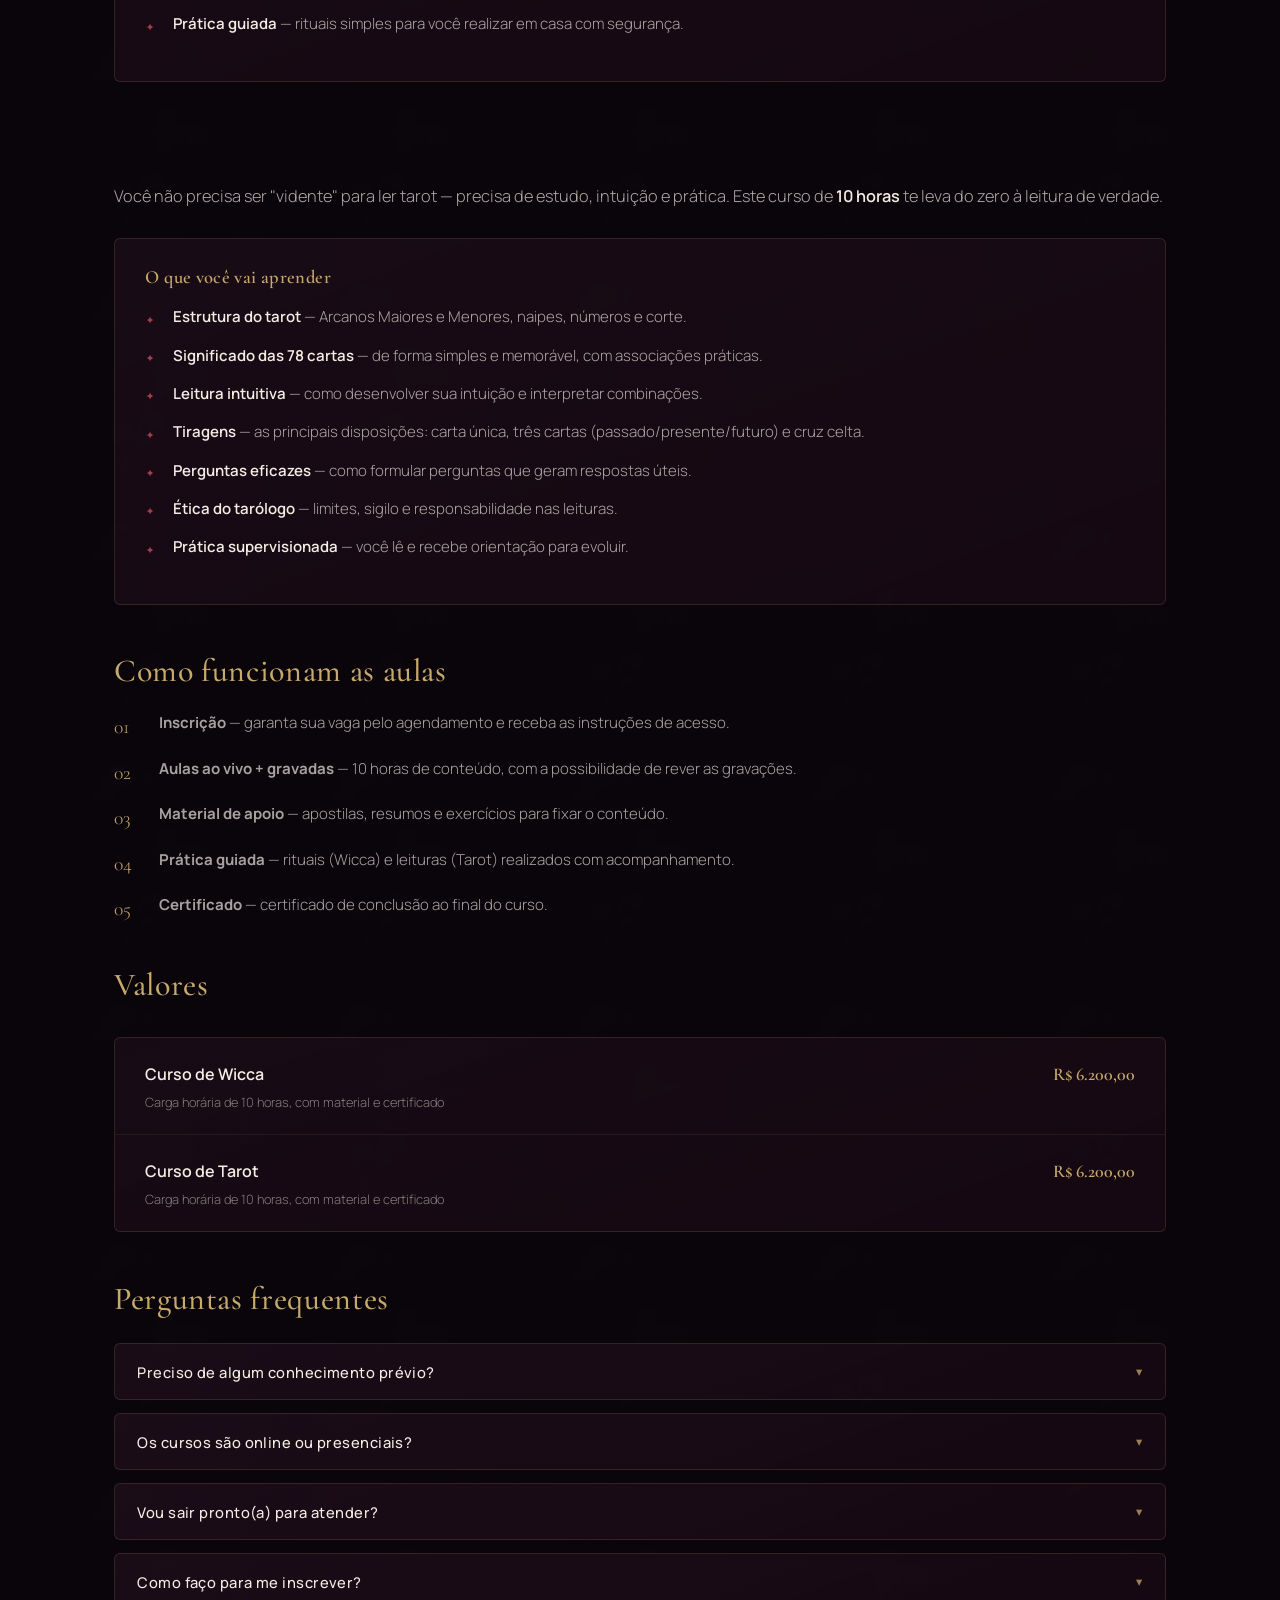
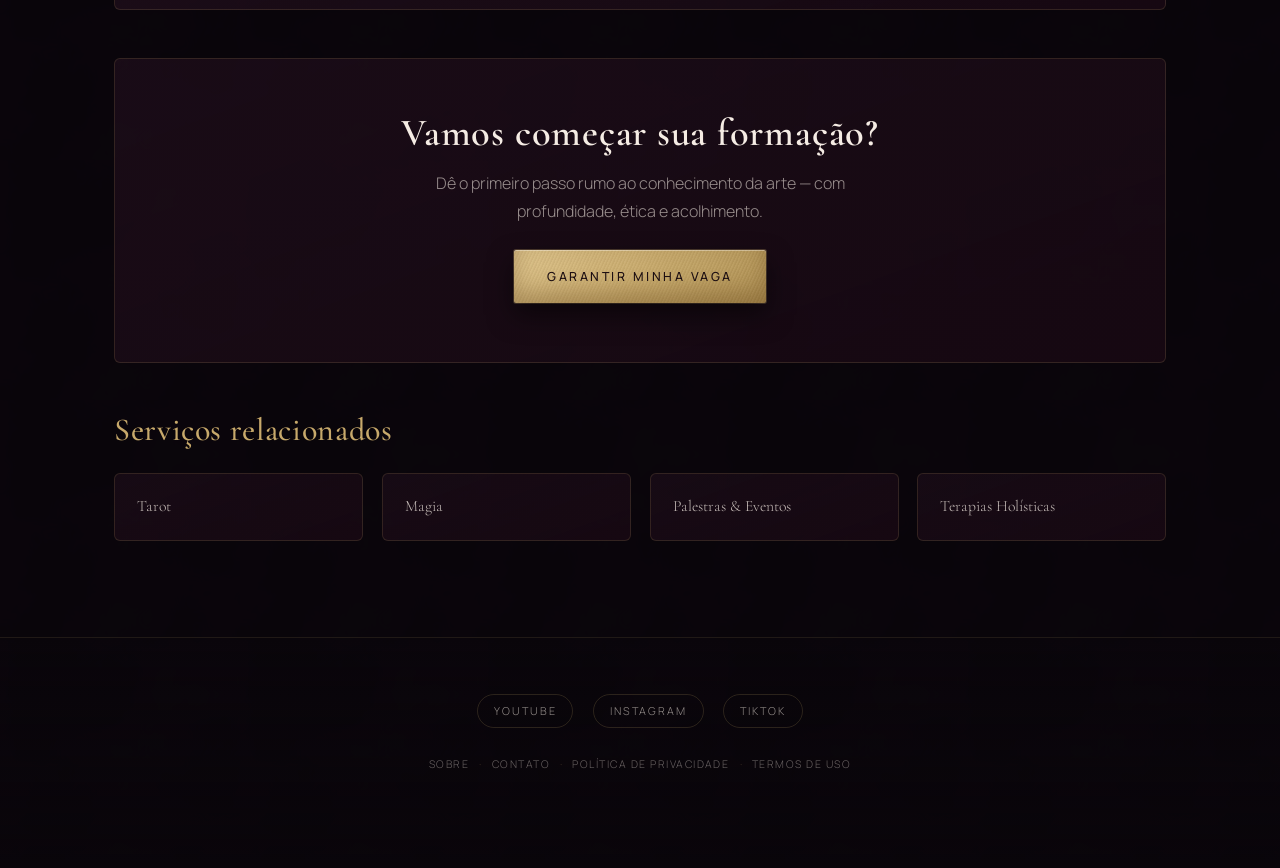
<file: cursos.html>
<!DOCTYPE html>
<html lang="pt-BR">
<head>
<meta charset="UTF-8">
<meta name="viewport" content="width=device-width, initial-scale=1.0">
<meta name="description" content="Cursos de Wicca e Tarot com 10 horas de aula ao vivo + gravadas, material de apoio e certificado. Formação para iniciantes. Garanta sua vaga.">
<title>Cursos • Bruxinha</title>
<link rel="icon" type="image/svg+xml" href="data:image/svg+xml,<svg xmlns='http://www.w3.org/2000/svg' viewBox='0 0 100 100'><text y='0.9em' font-size='90' fill='%23C7A96B'>✦</text></svg>">
<link rel="preconnect" href="https://fonts.googleapis.com">
<link rel="preconnect" href="https://fonts.gstatic.com" crossorigin>
<link href="https://fonts.googleapis.com/css2?family=Cormorant+Garamond:ital,wght@0,400;0,500;0,600;0,700;1,400;1,500&family=Manrope:wght@300;400;500;600;700&display=swap" rel="stylesheet">
<link rel="stylesheet" href="style.css">
</head>
<body>
<a class="skip-link" href="#conteudo">Pular para o conteúdo</a>

<header class="navbar">
  <div class="container">
    <a class="logo" href="index.html"><span class="sigla">✦</span> Bruxinha</a>
    <nav>
      <a href="index.html#sobre">Comunidade</a>
      <a href="index.html#servicos">Serviços</a>
      <a href="index.html#agendamento">Agendamento</a>
      <a href="sobre.html">Sobre</a>
      <a href="contato.html">Contato</a>
    </nav>
  </div>
</header>

<section class="page-hero">
  <div class="container">
    <span class="eyebrow">Formação &amp; Conhecimento</span>
    <h1>Cursos</h1>
    <p>Você tem curiosidade sobre a Wicca ou o Tarot, mas não sabe por onde começar? Os cursos foram criados para quem está começando do zero — com linguagem simples, prática guiada e suporte real.</p>
    <a href="index.html#agendamento" class="btn-primary">Garantir minha vaga</a>
  </div>
</section>

<div class="moon-divider" aria-hidden="true">
  <span class="nova"></span><span class="crescente"></span><span class="cheia"></span><span class="minguante"></span><span class="nova"></span>
</div>

<main class="container" id="conteudo">
  <nav class="breadcrumb">
    <a href="index.html">Início</a> › <a href="index.html#servicos">Serviços</a> › Cursos
  </nav>

  <h2 class="secao-titulo">Para quem são os cursos?</h2>
  <ul class="lista-checks">
    <li>Para quem <strong>sempre teve curiosidade</strong> sobre o mundo mágico, mas nunca soube por onde começar.</li>
    <li>Para quem já leu sobre o assunto, mas quer <strong>aprendizado estruturado</strong>, em vez de informações soltas.</li>
    <li>Para quem quer <strong>praticar com segurança</strong>, sem medo de "fazer errado".</li>
    <li>Para quem deseja <strong>autoconhecimento</strong> e uma ferramenta de crescimento pessoal.</li>
    <li>Para quem quer, futuramente, <strong>se profissionalizar</strong> na área.</li>
  </ul>

  <div class="info-box">
    <p><strong>Não é necessário ter experiência prévia.</strong> Os cursos partem do absoluto zero e constroem o conhecimento passo a passo.</p>
  </div>

  <h2 class="secao-titulo">Curso de Wicca</h2>
  <p class="artigo-lead">A Wicca é uma tradição espiritual moderna que celebra a natureza e trabalha com energias. Neste curso de <strong>10 horas</strong>, você aprende os fundamentos com profundidade e prática.</p>

  <div class="bloco">
    <h3>O que você vai aprender</h3>
    <ul class="lista-checks">
      <li><strong>História e fundamentos</strong> — o que é a Wicca, suas origens e princípios éticos.</li>
      <li><strong>Deuses, deusas e elementos</strong> — a visão wiccana do sagrado e os quatro elementos (terra, água, fogo, ar).</li>
      <li><strong>Ferramentas rituais</strong> — athame, cálice, pentagrama, varinha: o que são e para que servem.</li>
      <li><strong>O círculo mágico</strong> — como abrir e fechar um círculo de forma correta e segura.</li>
      <li><strong>Ervas, velas e cristais</strong> — uso prático nos rituais e no dia a dia.</li>
      <li><strong>Calendário wiccano</strong> — os oito sabás (festivais) e os esbás (rituais de lua).</li>
      <li><strong>Prática guiada</strong> — rituais simples para você realizar em casa com segurança.</li>
    </ul>
  </div>

  <h2 class="secao-titulo">Curso de Tarot</h2>
  <p class="artigo-lead">Você não precisa ser "vidente" para ler tarot — precisa de estudo, intuição e prática. Este curso de <strong>10 horas</strong> te leva do zero à leitura de verdade.</p>

  <div class="bloco">
    <h3>O que você vai aprender</h3>
    <ul class="lista-checks">
      <li><strong>Estrutura do tarot</strong> — Arcanos Maiores e Menores, naipes, números e corte.</li>
      <li><strong>Significado das 78 cartas</strong> — de forma simples e memorável, com associações práticas.</li>
      <li><strong>Leitura intuitiva</strong> — como desenvolver sua intuição e interpretar combinações.</li>
      <li><strong>Tiragens</strong> — as principais disposições: carta única, três cartas (passado/presente/futuro) e cruz celta.</li>
      <li><strong>Perguntas eficazes</strong> — como formular perguntas que geram respostas úteis.</li>
      <li><strong>Ética do tarólogo</strong> — limites, sigilo e responsabilidade nas leituras.</li>
      <li><strong>Prática supervisionada</strong> — você lê e recebe orientação para evoluir.</li>
    </ul>
  </div>

  <h2 class="secao-titulo">Como funcionam as aulas</h2>
  <ol class="lista-num">
    <li><strong>Inscrição</strong> — garanta sua vaga pelo agendamento e receba as instruções de acesso.</li>
    <li><strong>Aulas ao vivo + gravadas</strong> — 10 horas de conteúdo, com a possibilidade de rever as gravações.</li>
    <li><strong>Material de apoio</strong> — apostilas, resumos e exercícios para fixar o conteúdo.</li>
    <li><strong>Prática guiada</strong> — rituais (Wicca) e leituras (Tarot) realizados com acompanhamento.</li>
    <li><strong>Certificado</strong> — certificado de conclusão ao final do curso.</li>
  </ol>

  <h2 class="secao-titulo">Valores</h2>
  <div class="tabela-precos">
    <div class="linha">
      <div><span class="nome-sub">Curso de Wicca</span><span class="detalhe-sub">Carga horária de 10 horas, com material e certificado</span></div>
      <span class="preco-sub">R$ 6.200,00</span>
    </div>
    <div class="linha">
      <div><span class="nome-sub">Curso de Tarot</span><span class="detalhe-sub">Carga horária de 10 horas, com material e certificado</span></div>
      <span class="preco-sub">R$ 6.200,00</span>
    </div>
  </div>

  <h2 class="secao-titulo">Perguntas frequentes</h2>
  <div class="faq-wrap">
    <div class="faq-item card-servico">
      <button class="card-servico-header" data-toggle>Preciso de algum conhecimento prévio? <span class="chevron">▾</span></button>
      <div class="sub-servicos"><div class="faq-resposta"><strong>Não.</strong> Os cursos começam do absoluto zero e são desenhados para iniciantes. Basta ter interesse e disposição para aprender.</div></div>
    </div>
    <div class="faq-item card-servico">
      <button class="card-servico-header" data-toggle>Os cursos são online ou presenciais? <span class="chevron">▾</span></button>
      <div class="sub-servicos"><div class="faq-resposta">As aulas acontecem com encontros ao vivo (online), com gravação para revisão. Isso permite participar de qualquer lugar e no seu ritmo.</div></div>
    </div>
    <div class="faq-item card-servico">
      <button class="card-servico-header" data-toggle>Vou sair pronto(a) para atender? <span class="chevron">▾</span></button>
      <div class="sub-servicos"><div class="faq-resposta">O curso te dá a <strong>base sólida</strong> e a prática inicial. A atuação profissional exige estudo contínuo e experiência — e esse é justamente o primeiro passo.</div></div>
    </div>
    <div class="faq-item card-servico">
      <button class="card-servico-header" data-toggle>Como faço para me inscrever? <span class="chevron">▾</span></button>
      <div class="sub-servicos"><div class="faq-resposta">Pelo agendamento no site ou pela página de contato. Você recebe todas as informações de acesso e pagamento em seguida.</div></div>
    </div>
  </div>

  <div class="cta-final">
    <h2>Vamos começar sua formação?</h2>
    <p>Dê o primeiro passo rumo ao conhecimento da arte — com profundidade, ética e acolhimento.</p>
    <a href="index.html#agendamento" class="btn-primary">Garantir minha vaga</a>
  </div>

  <h2 class="secao-titulo">Serviços relacionados</h2>
  <div class="relacionados-grid">
    <a href="tarot.html" class="relacionado-card">Tarot</a>
    <a href="magia.html" class="relacionado-card">Magia</a>
    <a href="palestras-eventos.html" class="relacionado-card">Palestras &amp; Eventos</a>
    <a href="terapias-holisticas.html" class="relacionado-card">Terapias Holísticas</a>
  </div>
</main>

<footer>
  <div class="footer-socials">
    <a href="https://youtube.com/@bruxinhateresaferrini?si=0c1Y6rR1ePp9T1QN" target="_blank" rel="noopener">YouTube</a>
    <a href="https://www.instagram.com/bruxinhateresaferrini?igsh=dTQxaHF5ZGYxZDV3" target="_blank" rel="noopener">Instagram</a>
    <a href="https://www.tiktok.com/" target="_blank" rel="noopener">TikTok</a>
  </div>
  <div class="footer-socials" style="margin-top: -0.4rem;">
    <a href="sobre.html">Sobre</a>
    <a href="contato.html">Contato</a>
    <a href="privacidade.html">Política de Privacidade</a>
    <a href="termos.html">Termos de Uso</a>
  </div>
  <div class="container" style="padding: 0;">
    &copy; <span id="ano"></span> Bruxinha — Tarot, Magia &amp; Terapias Holísticas. Todos os direitos reservados.
  </div>
</footer>

<script src="script.js" defer></script>
</body>
</html>
</file>
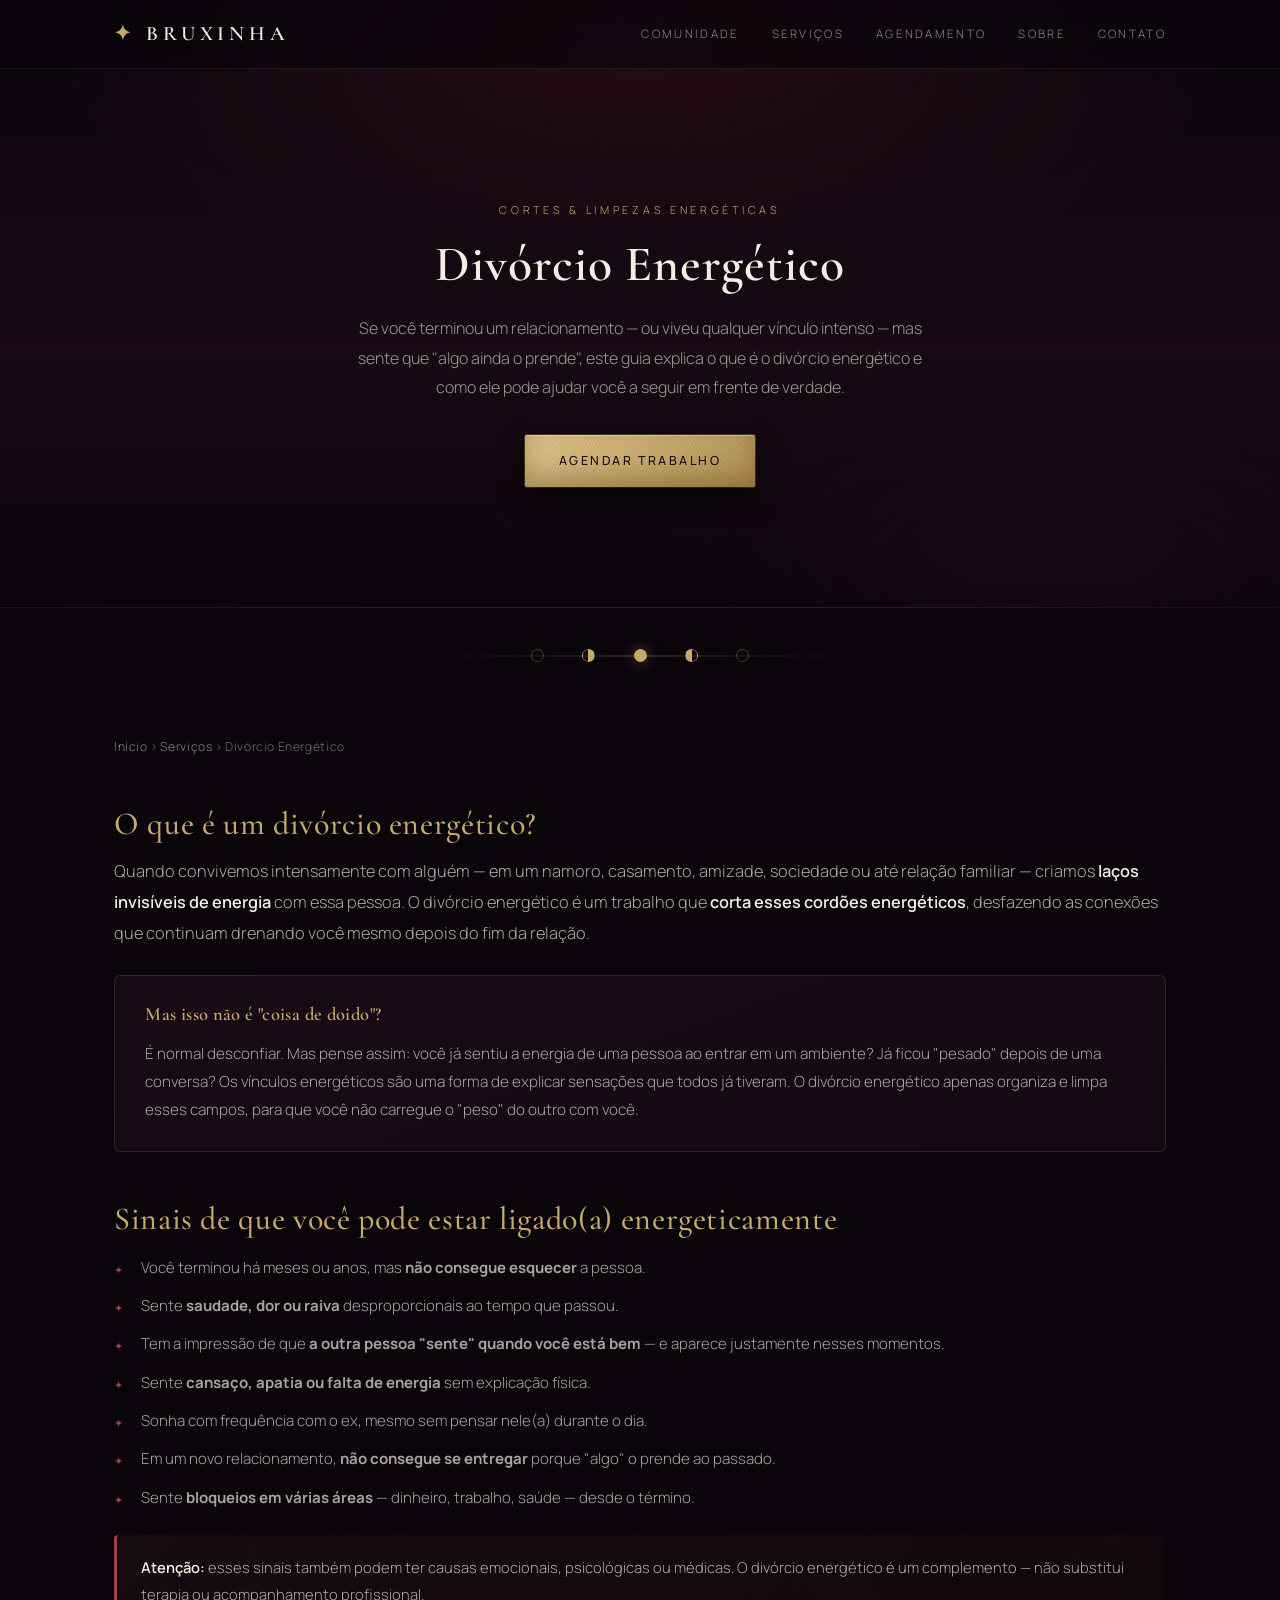
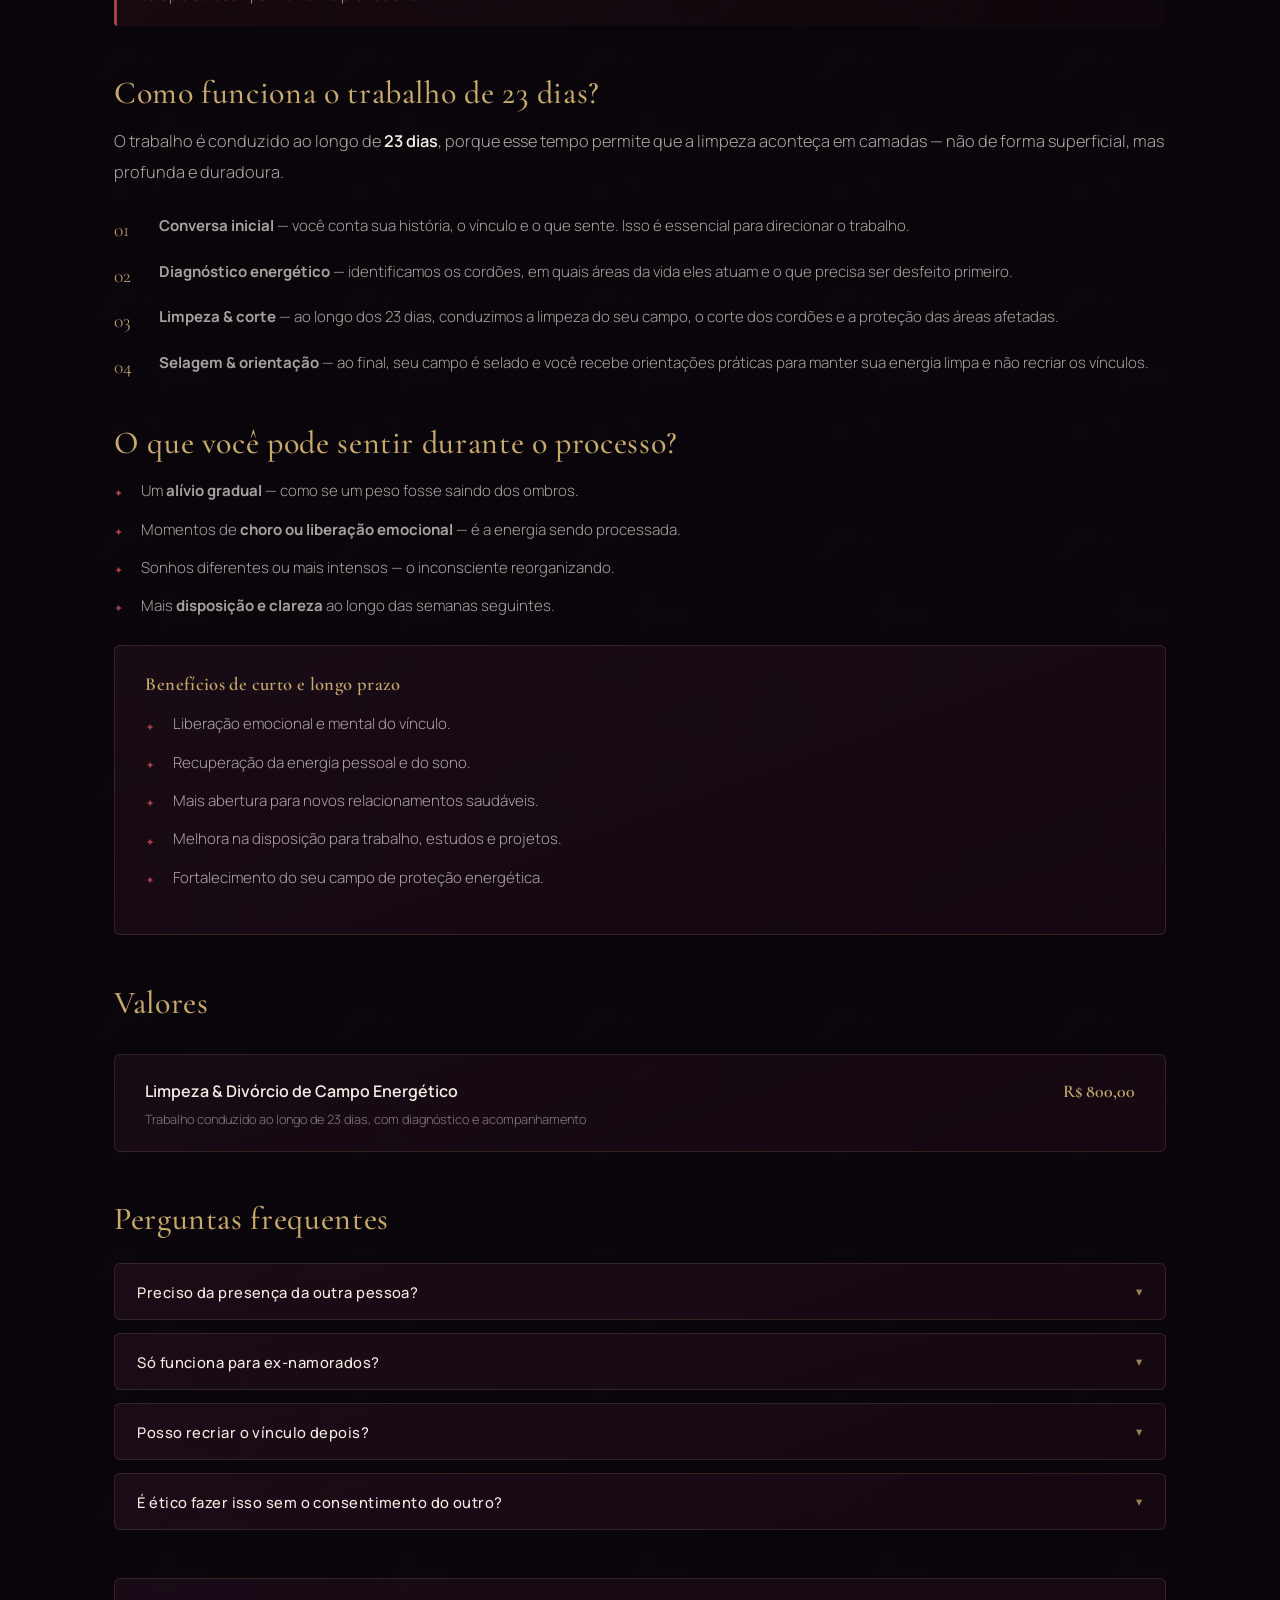
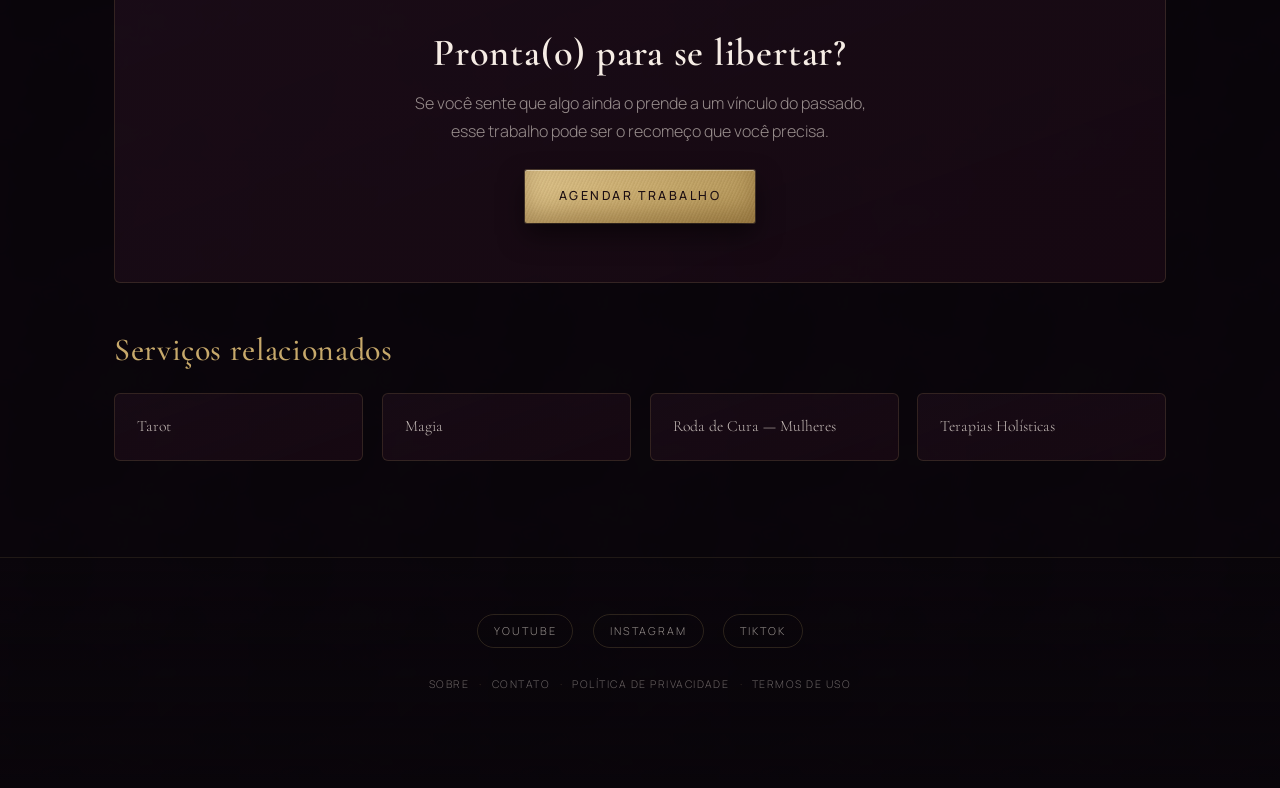
<file: divorcio-energetico.html>
<!DOCTYPE html>
<html lang="pt-BR">
<head>
<meta charset="UTF-8">
<meta name="viewport" content="width=device-width, initial-scale=1.0">
<meta name="description" content="Divórcio energético: trabalho de 23 dias para cortar vínculos energéticos e recuperar sua energia. Saiba como funciona, valores e agendamento.">
<title>Divórcio Energético • Bruxinha</title>
<link rel="icon" type="image/svg+xml" href="data:image/svg+xml,<svg xmlns='http://www.w3.org/2000/svg' viewBox='0 0 100 100'><text y='0.9em' font-size='90' fill='%23C7A96B'>✦</text></svg>">
<link rel="preconnect" href="https://fonts.googleapis.com">
<link rel="preconnect" href="https://fonts.gstatic.com" crossorigin>
<link href="https://fonts.googleapis.com/css2?family=Cormorant+Garamond:ital,wght@0,400;0,500;0,600;0,700;1,400;1,500&family=Manrope:wght@300;400;500;600;700&display=swap" rel="stylesheet">
<link rel="stylesheet" href="style.css">
</head>
<body>
<a class="skip-link" href="#conteudo">Pular para o conteúdo</a>

<header class="navbar">
  <div class="container">
    <a class="logo" href="index.html"><span class="sigla">✦</span> Bruxinha</a>
    <nav>
      <a href="index.html#sobre">Comunidade</a>
      <a href="index.html#servicos">Serviços</a>
      <a href="index.html#agendamento">Agendamento</a>
      <a href="sobre.html">Sobre</a>
      <a href="contato.html">Contato</a>
    </nav>
  </div>
</header>

<section class="page-hero">
  <div class="container">
    <span class="eyebrow">Cortes &amp; Limpezas Energéticas</span>
    <h1>Divórcio Energético</h1>
    <p>Se você terminou um relacionamento — ou viveu qualquer vínculo intenso — mas sente que "algo ainda o prende", este guia explica o que é o divórcio energético e como ele pode ajudar você a seguir em frente de verdade.</p>
    <a href="index.html#agendamento" class="btn-primary">Agendar trabalho</a>
  </div>
</section>

<div class="moon-divider" aria-hidden="true">
  <span class="nova"></span><span class="crescente"></span><span class="cheia"></span><span class="minguante"></span><span class="nova"></span>
</div>

<main class="container" id="conteudo">
  <nav class="breadcrumb">
    <a href="index.html">Início</a> › <a href="index.html#servicos">Serviços</a> › Divórcio Energético
  </nav>

  <h2 class="secao-titulo">O que é um divórcio energético?</h2>
  <p class="artigo-lead">Quando convivemos intensamente com alguém — em um namoro, casamento, amizade, sociedade ou até relação familiar — criamos <strong>laços invisíveis de energia</strong> com essa pessoa. O divórcio energético é um trabalho que <strong>corta esses cordões energéticos</strong>, desfazendo as conexões que continuam drenando você mesmo depois do fim da relação.</p>

  <div class="bloco">
    <h3>Mas isso não é "coisa de doido"?</h3>
    <p>É normal desconfiar. Mas pense assim: você já sentiu a energia de uma pessoa ao entrar em um ambiente? Já ficou "pesado" depois de uma conversa? Os vínculos energéticos são uma forma de explicar sensações que todos já tiveram. O divórcio energético apenas organiza e limpa esses campos, para que você não carregue o "peso" do outro com você.</p>
  </div>

  <h2 class="secao-titulo">Sinais de que você pode estar ligado(a) energeticamente</h2>
  <ul class="lista-checks">
    <li>Você terminou há meses ou anos, mas <strong>não consegue esquecer</strong> a pessoa.</li>
    <li>Sente <strong>saudade, dor ou raiva</strong> desproporcionais ao tempo que passou.</li>
    <li>Tem a impressão de que <strong>a outra pessoa "sente" quando você está bem</strong> — e aparece justamente nesses momentos.</li>
    <li>Sente <strong>cansaço, apatia ou falta de energia</strong> sem explicação física.</li>
    <li>Sonha com frequência com o ex, mesmo sem pensar nele(a) durante o dia.</li>
    <li>Em um novo relacionamento, <strong>não consegue se entregar</strong> porque "algo" o prende ao passado.</li>
    <li>Sente <strong>bloqueios em várias áreas</strong> — dinheiro, trabalho, saúde — desde o término.</li>
  </ul>

  <div class="info-box">
    <p><strong>Atenção:</strong> esses sinais também podem ter causas emocionais, psicológicas ou médicas. O divórcio energético é um complemento — não substitui terapia ou acompanhamento profissional.</p>
  </div>

  <h2 class="secao-titulo">Como funciona o trabalho de 23 dias?</h2>
  <p class="artigo-lead">O trabalho é conduzido ao longo de <strong>23 dias</strong>, porque esse tempo permite que a limpeza aconteça em camadas — não de forma superficial, mas profunda e duradoura.</p>
  <ol class="lista-num">
    <li><strong>Conversa inicial</strong> — você conta sua história, o vínculo e o que sente. Isso é essencial para direcionar o trabalho.</li>
    <li><strong>Diagnóstico energético</strong> — identificamos os cordões, em quais áreas da vida eles atuam e o que precisa ser desfeito primeiro.</li>
    <li><strong>Limpeza &amp; corte</strong> — ao longo dos 23 dias, conduzimos a limpeza do seu campo, o corte dos cordões e a proteção das áreas afetadas.</li>
    <li><strong>Selagem &amp; orientação</strong> — ao final, seu campo é selado e você recebe orientações práticas para manter sua energia limpa e não recriar os vínculos.</li>
  </ol>

  <h2 class="secao-titulo">O que você pode sentir durante o processo?</h2>
  <ul class="lista-checks">
    <li>Um <strong>alívio gradual</strong> — como se um peso fosse saindo dos ombros.</li>
    <li>Momentos de <strong>choro ou liberação emocional</strong> — é a energia sendo processada.</li>
    <li>Sonhos diferentes ou mais intensos — o inconsciente reorganizando.</li>
    <li>Mais <strong>disposição e clareza</strong> ao longo das semanas seguintes.</li>
  </ul>

  <div class="bloco">
    <h3>Benefícios de curto e longo prazo</h3>
    <ul class="lista-checks">
      <li>Liberação emocional e mental do vínculo.</li>
      <li>Recuperação da energia pessoal e do sono.</li>
      <li>Mais abertura para novos relacionamentos saudáveis.</li>
      <li>Melhora na disposição para trabalho, estudos e projetos.</li>
      <li>Fortalecimento do seu campo de proteção energética.</li>
    </ul>
  </div>

  <h2 class="secao-titulo">Valores</h2>
  <div class="tabela-precos">
    <div class="linha">
      <div><span class="nome-sub">Limpeza &amp; Divórcio de Campo Energético</span><span class="detalhe-sub">Trabalho conduzido ao longo de 23 dias, com diagnóstico e acompanhamento</span></div>
      <span class="preco-sub">R$ 800,00</span>
    </div>
  </div>

  <h2 class="secao-titulo">Perguntas frequentes</h2>
  <div class="faq-wrap">
    <div class="faq-item card-servico">
      <button class="card-servico-header" data-toggle>Preciso da presença da outra pessoa? <span class="chevron">▾</span></button>
      <div class="sub-servicos"><div class="faq-resposta">Não. O trabalho é feito <strong>sobre o seu campo energético</strong>. A outra pessoa não participa, não é "alvo" e não precisa saber.</div></div>
    </div>
    <div class="faq-item card-servico">
      <button class="card-servico-header" data-toggle>Só funciona para ex-namorados? <span class="chevron">▾</span></button>
      <div class="sub-servicos"><div class="faq-resposta">Não. Pode ser aplicado a qualquer vínculo intenso: amizades tóxicas, sócios, familiares, figuras de autoridade, até relações que nunca se concretizaram (como uma paixão não correspondida).</div></div>
    </div>
    <div class="faq-item card-servico">
      <button class="card-servico-header" data-toggle>Posso recriar o vínculo depois? <span class="chevron">▾</span></button>
      <div class="sub-servicos"><div class="faq-resposta">Sim, se houver novo contato intenso e contínuo. Por isso o trabalho inclui <strong>orientações de proteção e higiene energética</strong> para você manter seu campo limpo.</div></div>
    </div>
    <div class="faq-item card-servico">
      <button class="card-servico-header" data-toggle>É ético fazer isso sem o consentimento do outro? <span class="chevron">▾</span></button>
      <div class="sub-servicos"><div class="faq-resposta">Sim. O divórcio energético trabalha <strong>apenas o seu campo</strong>. Não interfere na vontade, no livre-arbítrio ou na vida da outra pessoa — apenas desfaz um laço que você não deseja mais carregar.</div></div>
    </div>
  </div>

  <div class="cta-final">
    <h2>Pronta(o) para se libertar?</h2>
    <p>Se você sente que algo ainda o prende a um vínculo do passado, esse trabalho pode ser o recomeço que você precisa.</p>
    <a href="index.html#agendamento" class="btn-primary">Agendar trabalho</a>
  </div>

  <h2 class="secao-titulo">Serviços relacionados</h2>
  <div class="relacionados-grid">
    <a href="tarot.html" class="relacionado-card">Tarot</a>
    <a href="magia.html" class="relacionado-card">Magia</a>
    <a href="roda-de-cura-mulheres.html" class="relacionado-card">Roda de Cura — Mulheres</a>
    <a href="terapias-holisticas.html" class="relacionado-card">Terapias Holísticas</a>
  </div>
</main>

<footer>
  <div class="footer-socials">
    <a href="https://youtube.com/@bruxinhateresaferrini?si=0c1Y6rR1ePp9T1QN" target="_blank" rel="noopener">YouTube</a>
    <a href="https://www.instagram.com/bruxinhateresaferrini?igsh=dTQxaHF5ZGYxZDV3" target="_blank" rel="noopener">Instagram</a>
    <a href="https://www.tiktok.com/" target="_blank" rel="noopener">TikTok</a>
  </div>
  <div class="footer-socials" style="margin-top: -0.4rem;">
    <a href="sobre.html">Sobre</a>
    <a href="contato.html">Contato</a>
    <a href="privacidade.html">Política de Privacidade</a>
    <a href="termos.html">Termos de Uso</a>
  </div>
  <div class="container" style="padding: 0;">
    &copy; <span id="ano"></span> Bruxinha — Tarot, Magia &amp; Terapias Holísticas. Todos os direitos reservados.
  </div>
</footer>

<script src="script.js" defer></script>
</body>
</html>
</file>
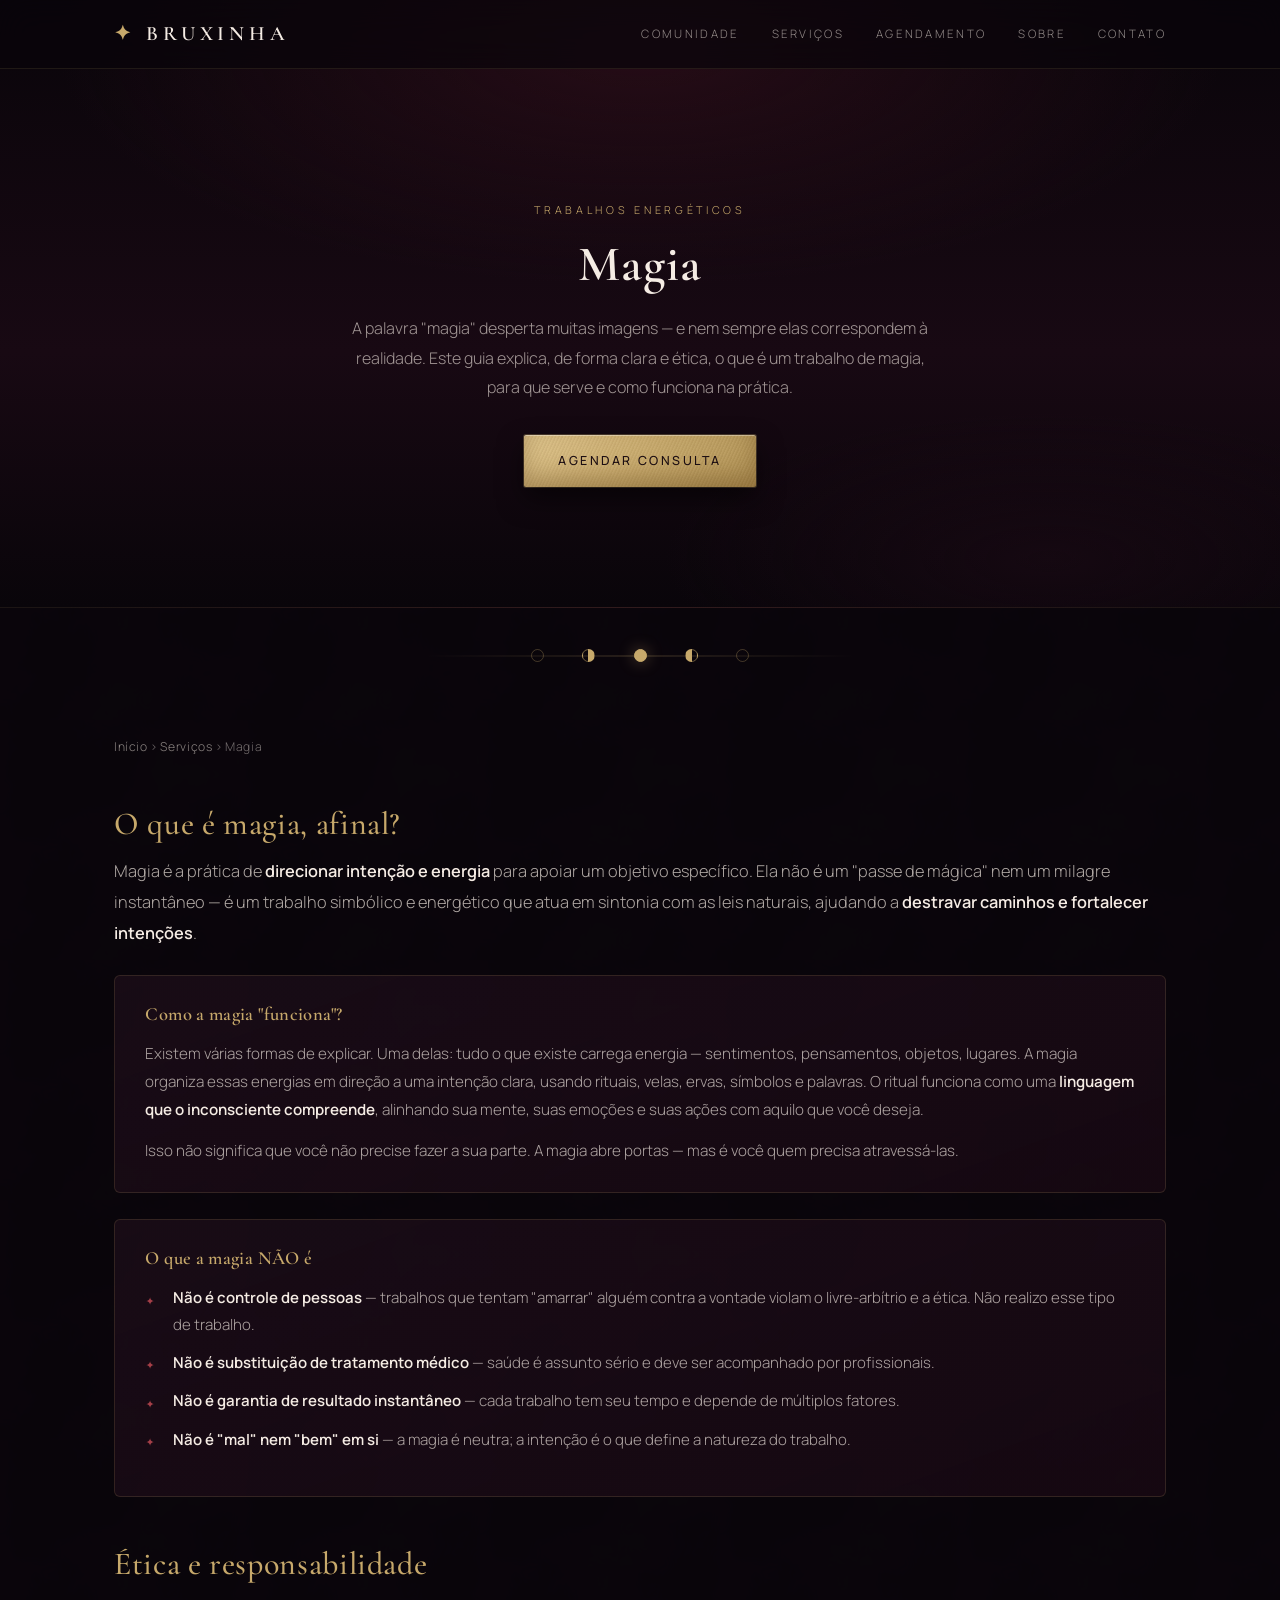
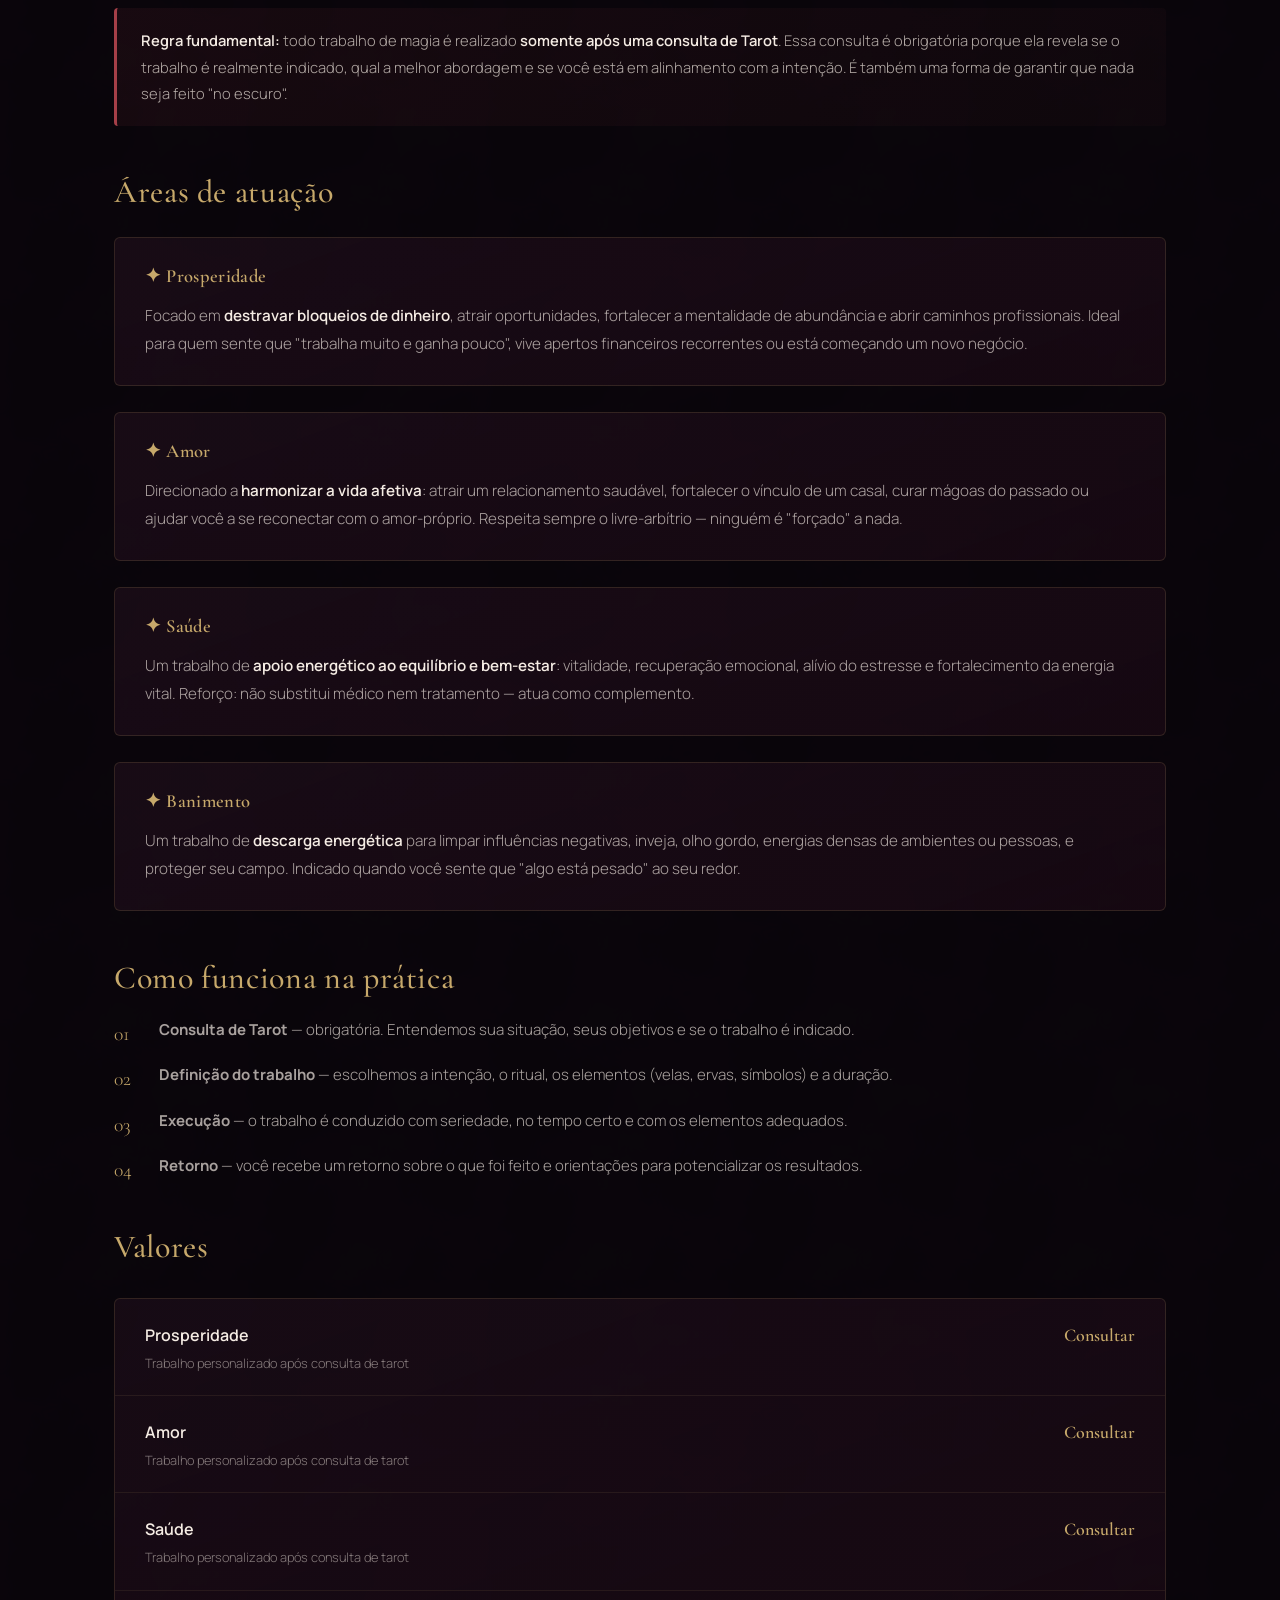
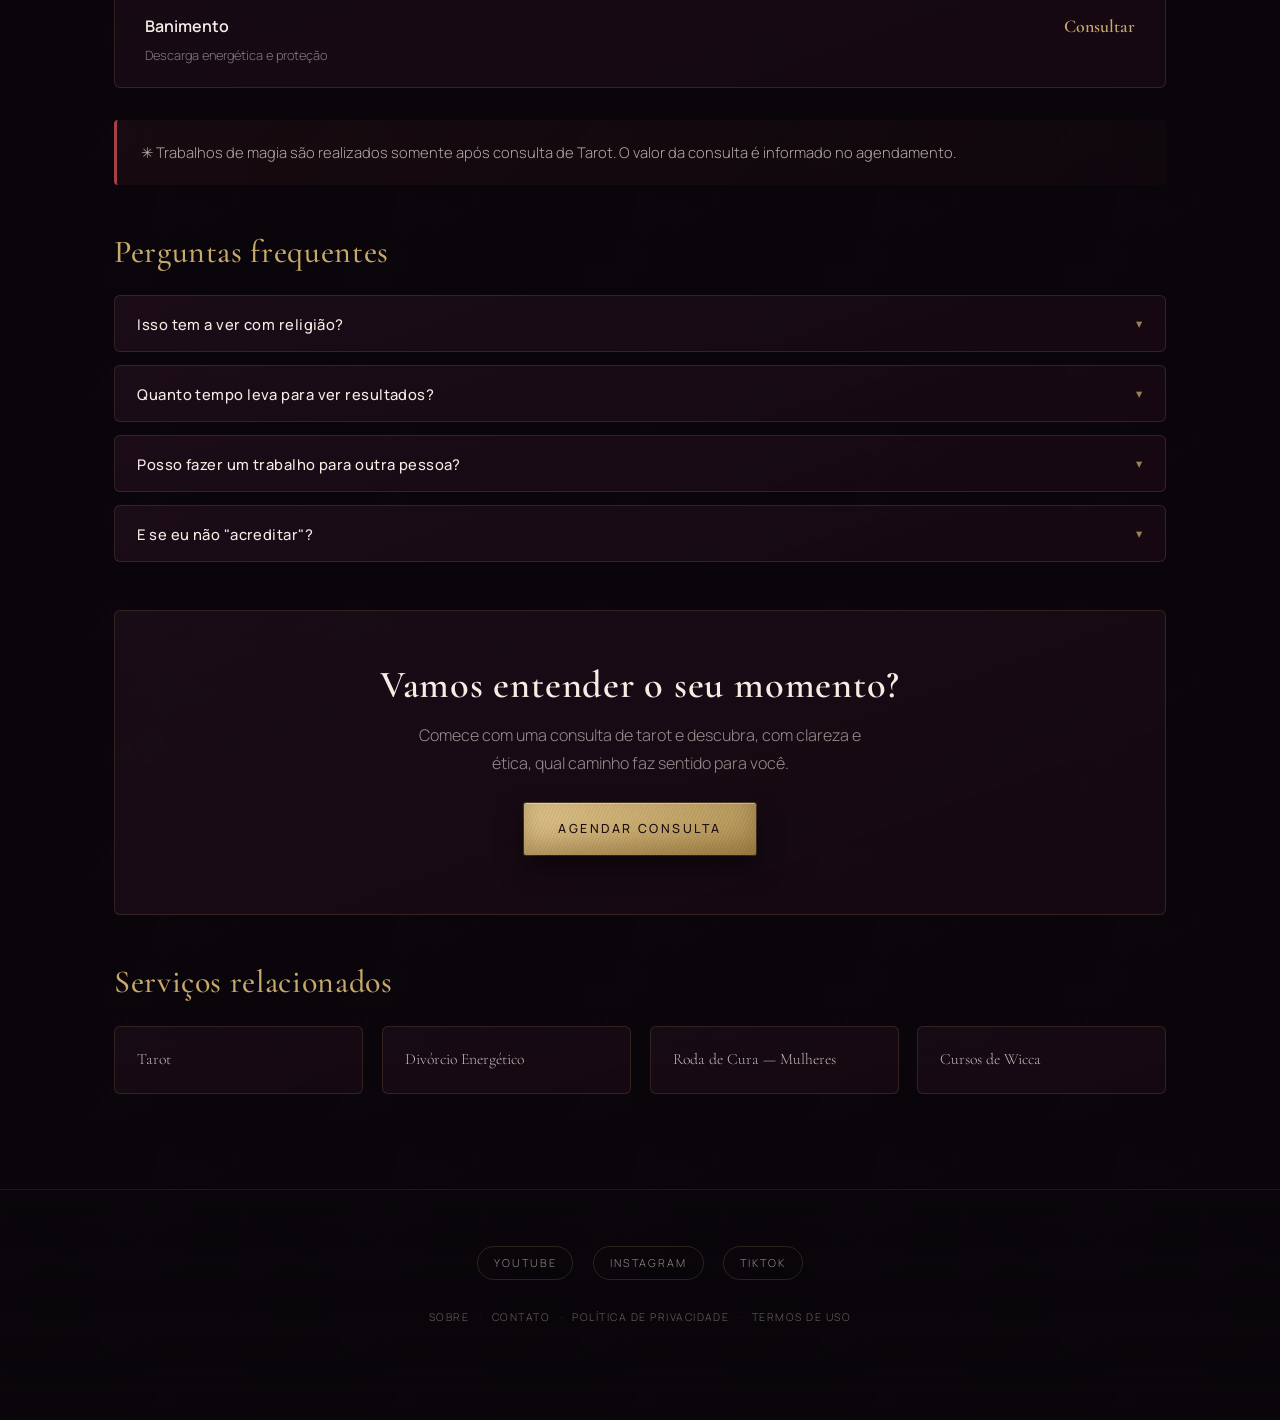
<file: magia.html>
<!DOCTYPE html>
<html lang="pt-BR">
<head>
<meta charset="UTF-8">
<meta name="viewport" content="width=device-width, initial-scale=1.0">
<meta name="description" content="Trabalhos de magia ética para prosperidade, amor, saúde e banimento — sempre após consulta de tarot. Entenda como funciona e agende.">
<title>Magia • Bruxinha</title>
<link rel="icon" type="image/svg+xml" href="data:image/svg+xml,<svg xmlns='http://www.w3.org/2000/svg' viewBox='0 0 100 100'><text y='0.9em' font-size='90' fill='%23C7A96B'>✦</text></svg>">
<link rel="preconnect" href="https://fonts.googleapis.com">
<link rel="preconnect" href="https://fonts.gstatic.com" crossorigin>
<link href="https://fonts.googleapis.com/css2?family=Cormorant+Garamond:ital,wght@0,400;0,500;0,600;0,700;1,400;1,500&family=Manrope:wght@300;400;500;600;700&display=swap" rel="stylesheet">
<link rel="stylesheet" href="style.css">
</head>
<body>
<a class="skip-link" href="#conteudo">Pular para o conteúdo</a>

<header class="navbar">
  <div class="container">
    <a class="logo" href="index.html"><span class="sigla">✦</span> Bruxinha</a>
    <nav>
      <a href="index.html#sobre">Comunidade</a>
      <a href="index.html#servicos">Serviços</a>
      <a href="index.html#agendamento">Agendamento</a>
      <a href="sobre.html">Sobre</a>
      <a href="contato.html">Contato</a>
    </nav>
  </div>
</header>

<section class="page-hero">
  <div class="container">
    <span class="eyebrow">Trabalhos Energéticos</span>
    <h1>Magia</h1>
    <p>A palavra "magia" desperta muitas imagens — e nem sempre elas correspondem à realidade. Este guia explica, de forma clara e ética, o que é um trabalho de magia, para que serve e como funciona na prática.</p>
    <a href="index.html#agendamento" class="btn-primary">Agendar consulta</a>
  </div>
</section>

<div class="moon-divider" aria-hidden="true">
  <span class="nova"></span><span class="crescente"></span><span class="cheia"></span><span class="minguante"></span><span class="nova"></span>
</div>

<main class="container" id="conteudo">
  <nav class="breadcrumb">
    <a href="index.html">Início</a> › <a href="index.html#servicos">Serviços</a> › Magia
  </nav>

  <h2 class="secao-titulo">O que é magia, afinal?</h2>
  <p class="artigo-lead">Magia é a prática de <strong>direcionar intenção e energia</strong> para apoiar um objetivo específico. Ela não é um "passe de mágica" nem um milagre instantâneo — é um trabalho simbólico e energético que atua em sintonia com as leis naturais, ajudando a <strong>destravar caminhos e fortalecer intenções</strong>.</p>

  <div class="bloco">
    <h3>Como a magia "funciona"?</h3>
    <p>Existem várias formas de explicar. Uma delas: tudo o que existe carrega energia — sentimentos, pensamentos, objetos, lugares. A magia organiza essas energias em direção a uma intenção clara, usando rituais, velas, ervas, símbolos e palavras. O ritual funciona como uma <strong>linguagem que o inconsciente compreende</strong>, alinhando sua mente, suas emoções e suas ações com aquilo que você deseja.</p>
    <p>Isso não significa que você não precise fazer a sua parte. A magia abre portas — mas é você quem precisa atravessá-las.</p>
  </div>

  <div class="bloco">
    <h3>O que a magia NÃO é</h3>
    <ul class="lista-checks">
      <li><strong>Não é controle de pessoas</strong> — trabalhos que tentam "amarrar" alguém contra a vontade violam o livre-arbítrio e a ética. Não realizo esse tipo de trabalho.</li>
      <li><strong>Não é substituição de tratamento médico</strong> — saúde é assunto sério e deve ser acompanhado por profissionais.</li>
      <li><strong>Não é garantia de resultado instantâneo</strong> — cada trabalho tem seu tempo e depende de múltiplos fatores.</li>
      <li><strong>Não é "mal" nem "bem" em si</strong> — a magia é neutra; a intenção é o que define a natureza do trabalho.</li>
    </ul>
  </div>

  <h2 class="secao-titulo">Ética e responsabilidade</h2>
  <div class="info-box">
    <p><strong>Regra fundamental:</strong> todo trabalho de magia é realizado <strong>somente após uma consulta de Tarot</strong>. Essa consulta é obrigatória porque ela revela se o trabalho é realmente indicado, qual a melhor abordagem e se você está em alinhamento com a intenção. É também uma forma de garantir que nada seja feito "no escuro".</p>
  </div>

  <h2 class="secao-titulo">Áreas de atuação</h2>

  <div class="bloco">
    <h3>✦ Prosperidade</h3>
    <p>Focado em <strong>destravar bloqueios de dinheiro</strong>, atrair oportunidades, fortalecer a mentalidade de abundância e abrir caminhos profissionais. Ideal para quem sente que "trabalha muito e ganha pouco", vive apertos financeiros recorrentes ou está começando um novo negócio.</p>
  </div>

  <div class="bloco">
    <h3>✦ Amor</h3>
    <p>Direcionado a <strong>harmonizar a vida afetiva</strong>: atrair um relacionamento saudável, fortalecer o vínculo de um casal, curar mágoas do passado ou ajudar você a se reconectar com o amor-próprio. Respeita sempre o livre-arbítrio — ninguém é "forçado" a nada.</p>
  </div>

  <div class="bloco">
    <h3>✦ Saúde</h3>
    <p>Um trabalho de <strong>apoio energético ao equilíbrio e bem-estar</strong>: vitalidade, recuperação emocional, alívio do estresse e fortalecimento da energia vital. Reforço: não substitui médico nem tratamento — atua como complemento.</p>
  </div>

  <div class="bloco">
    <h3>✦ Banimento</h3>
    <p>Um trabalho de <strong>descarga energética</strong> para limpar influências negativas, inveja, olho gordo, energias densas de ambientes ou pessoas, e proteger seu campo. Indicado quando você sente que "algo está pesado" ao seu redor.</p>
  </div>

  <h2 class="secao-titulo">Como funciona na prática</h2>
  <ol class="lista-num">
    <li><strong>Consulta de Tarot</strong> — obrigatória. Entendemos sua situação, seus objetivos e se o trabalho é indicado.</li>
    <li><strong>Definição do trabalho</strong> — escolhemos a intenção, o ritual, os elementos (velas, ervas, símbolos) e a duração.</li>
    <li><strong>Execução</strong> — o trabalho é conduzido com seriedade, no tempo certo e com os elementos adequados.</li>
    <li><strong>Retorno</strong> — você recebe um retorno sobre o que foi feito e orientações para potencializar os resultados.</li>
  </ol>

  <h2 class="secao-titulo">Valores</h2>
  <div class="tabela-precos">
    <div class="linha"><div><span class="nome-sub">Prosperidade</span><span class="detalhe-sub">Trabalho personalizado após consulta de tarot</span></div><span class="preco-sub">Consultar</span></div>
    <div class="linha"><div><span class="nome-sub">Amor</span><span class="detalhe-sub">Trabalho personalizado após consulta de tarot</span></div><span class="preco-sub">Consultar</span></div>
    <div class="linha"><div><span class="nome-sub">Saúde</span><span class="detalhe-sub">Trabalho personalizado após consulta de tarot</span></div><span class="preco-sub">Consultar</span></div>
    <div class="linha"><div><span class="nome-sub">Banimento</span><span class="detalhe-sub">Descarga energética e proteção</span></div><span class="preco-sub">Consultar</span></div>
  </div>
  <div class="info-box">
    <p>✳ Trabalhos de magia são realizados somente após consulta de Tarot. O valor da consulta é informado no agendamento.</p>
  </div>

  <h2 class="secao-titulo">Perguntas frequentes</h2>
  <div class="faq-wrap">
    <div class="faq-item card-servico">
      <button class="card-servico-header" data-toggle>Isso tem a ver com religião? <span class="chevron">▾</span></button>
      <div class="sub-servicos"><div class="faq-resposta">A prática tem raízes em tradições como a Wicca, mas <strong>não exige que você siga nenhuma religião</strong>. Cada pessoa pode se conectar com o trabalho à sua maneira.</div></div>
    </div>
    <div class="faq-item card-servico">
      <button class="card-servico-header" data-toggle>Quanto tempo leva para ver resultados? <span class="chevron">▾</span></button>
      <div class="sub-servicos"><div class="faq-resposta">Depende do trabalho, da situação e da sua participação. Alguns percebem mudanças em dias; outros em semanas. O importante é manter a intenção clara e fazer a sua parte.</div></div>
    </div>
    <div class="faq-item card-servico">
      <button class="card-servico-header" data-toggle>Posso fazer um trabalho para outra pessoa? <span class="chevron">▾</span></button>
      <div class="sub-servicos"><div class="faq-resposta">Trabalhos voltados a terceiros são analisados caso a caso na consulta, sempre respeitando o livre-arbítrio. Não realizamos trabalhos para forçar ou manipular ninguém.</div></div>
    </div>
    <div class="faq-item card-servico">
      <button class="card-servico-header" data-toggle>E se eu não "acreditar"? <span class="chevron">▾</span></button>
      <div class="sub-servicos"><div class="faq-resposta">O ceticismo é saudável. A consulta de tarot é o primeiro passo para você entender o processo e decidir com clareza — sem pressa e sem pressão.</div></div>
    </div>
  </div>

  <div class="cta-final">
    <h2>Vamos entender o seu momento?</h2>
    <p>Comece com uma consulta de tarot e descubra, com clareza e ética, qual caminho faz sentido para você.</p>
    <a href="index.html#agendamento" class="btn-primary">Agendar consulta</a>
  </div>

  <h2 class="secao-titulo">Serviços relacionados</h2>
  <div class="relacionados-grid">
    <a href="tarot.html" class="relacionado-card">Tarot</a>
    <a href="divorcio-energetico.html" class="relacionado-card">Divórcio Energético</a>
    <a href="roda-de-cura-mulheres.html" class="relacionado-card">Roda de Cura — Mulheres</a>
    <a href="cursos.html" class="relacionado-card">Cursos de Wicca</a>
  </div>
</main>

<footer>
  <div class="footer-socials">
    <a href="https://youtube.com/@bruxinhateresaferrini?si=0c1Y6rR1ePp9T1QN" target="_blank" rel="noopener">YouTube</a>
    <a href="https://www.instagram.com/bruxinhateresaferrini?igsh=dTQxaHF5ZGYxZDV3" target="_blank" rel="noopener">Instagram</a>
    <a href="https://www.tiktok.com/" target="_blank" rel="noopener">TikTok</a>
  </div>
  <div class="footer-socials" style="margin-top: -0.4rem;">
    <a href="sobre.html">Sobre</a>
    <a href="contato.html">Contato</a>
    <a href="privacidade.html">Política de Privacidade</a>
    <a href="termos.html">Termos de Uso</a>
  </div>
  <div class="container" style="padding: 0;">
    &copy; <span id="ano"></span> Bruxinha — Tarot, Magia &amp; Terapias Holísticas. Todos os direitos reservados.
  </div>
</footer>

<script src="script.js" defer></script>
</body>
</html>
</file>
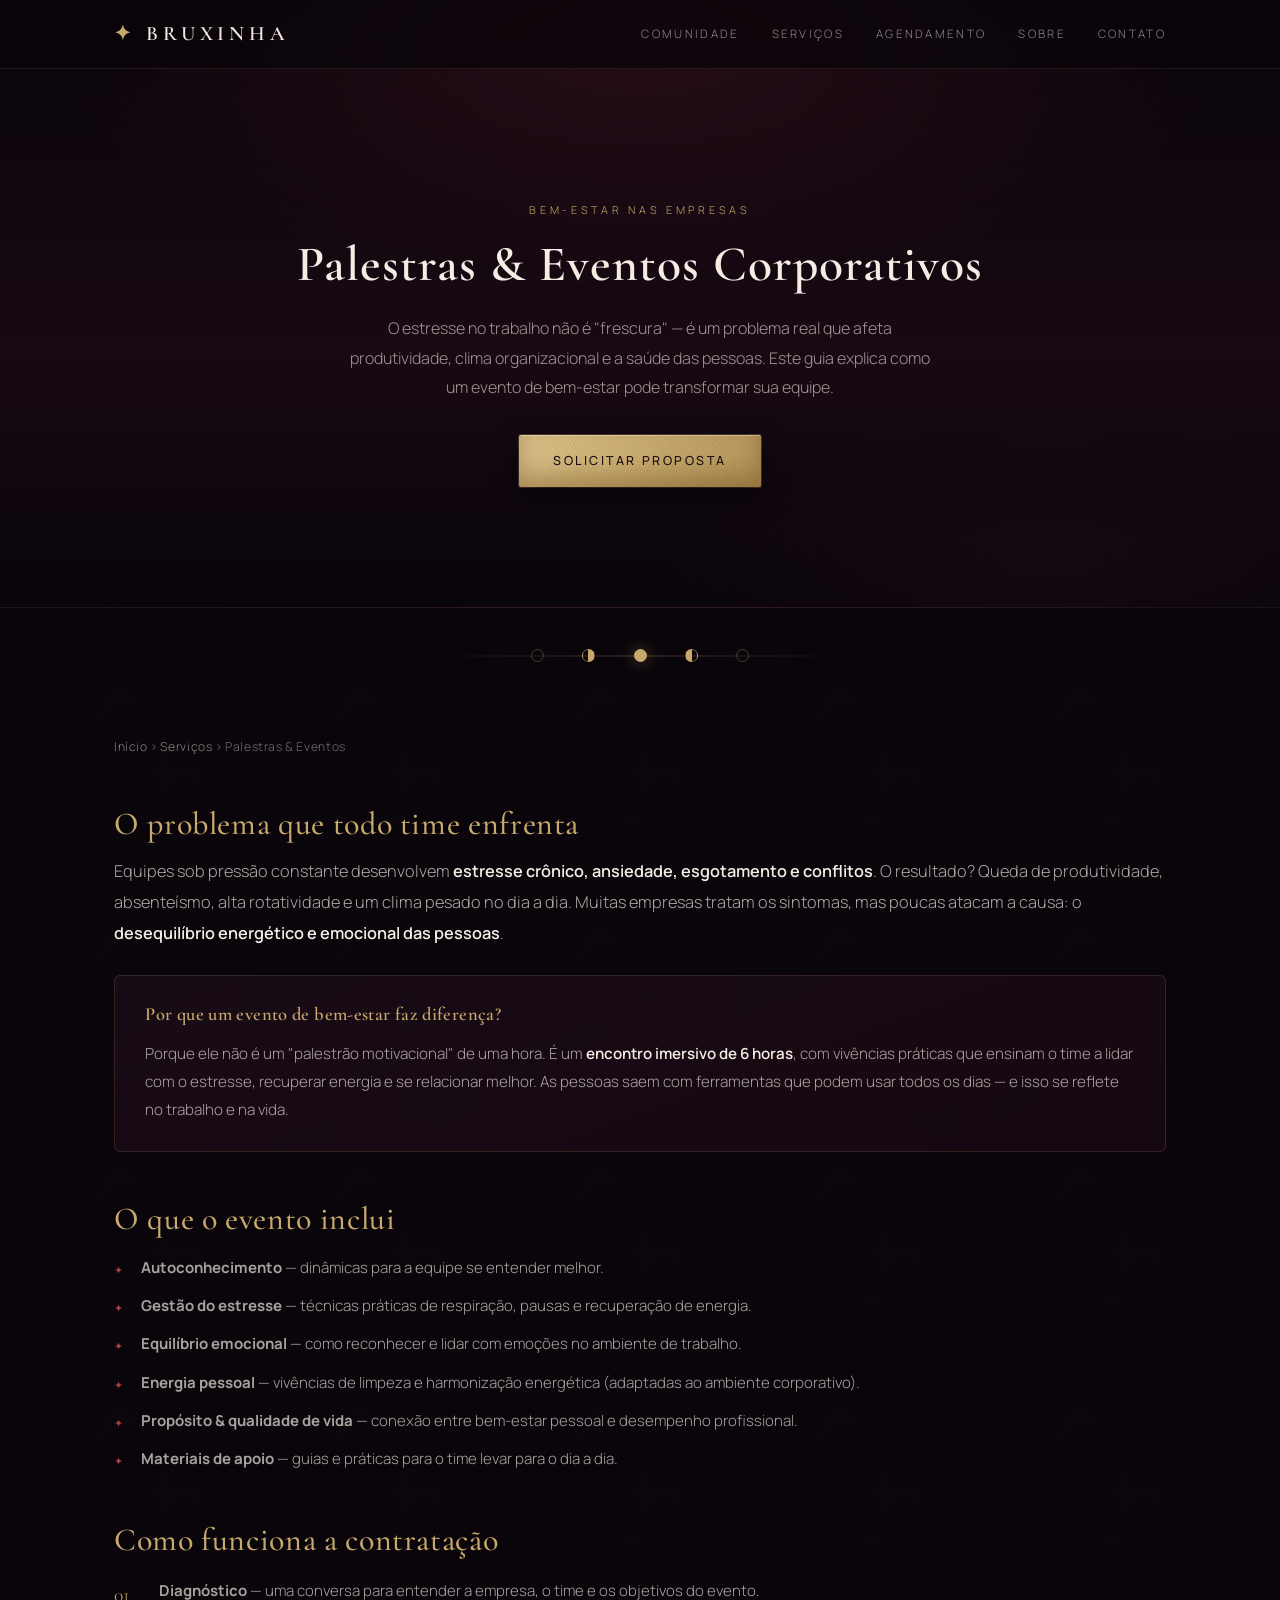
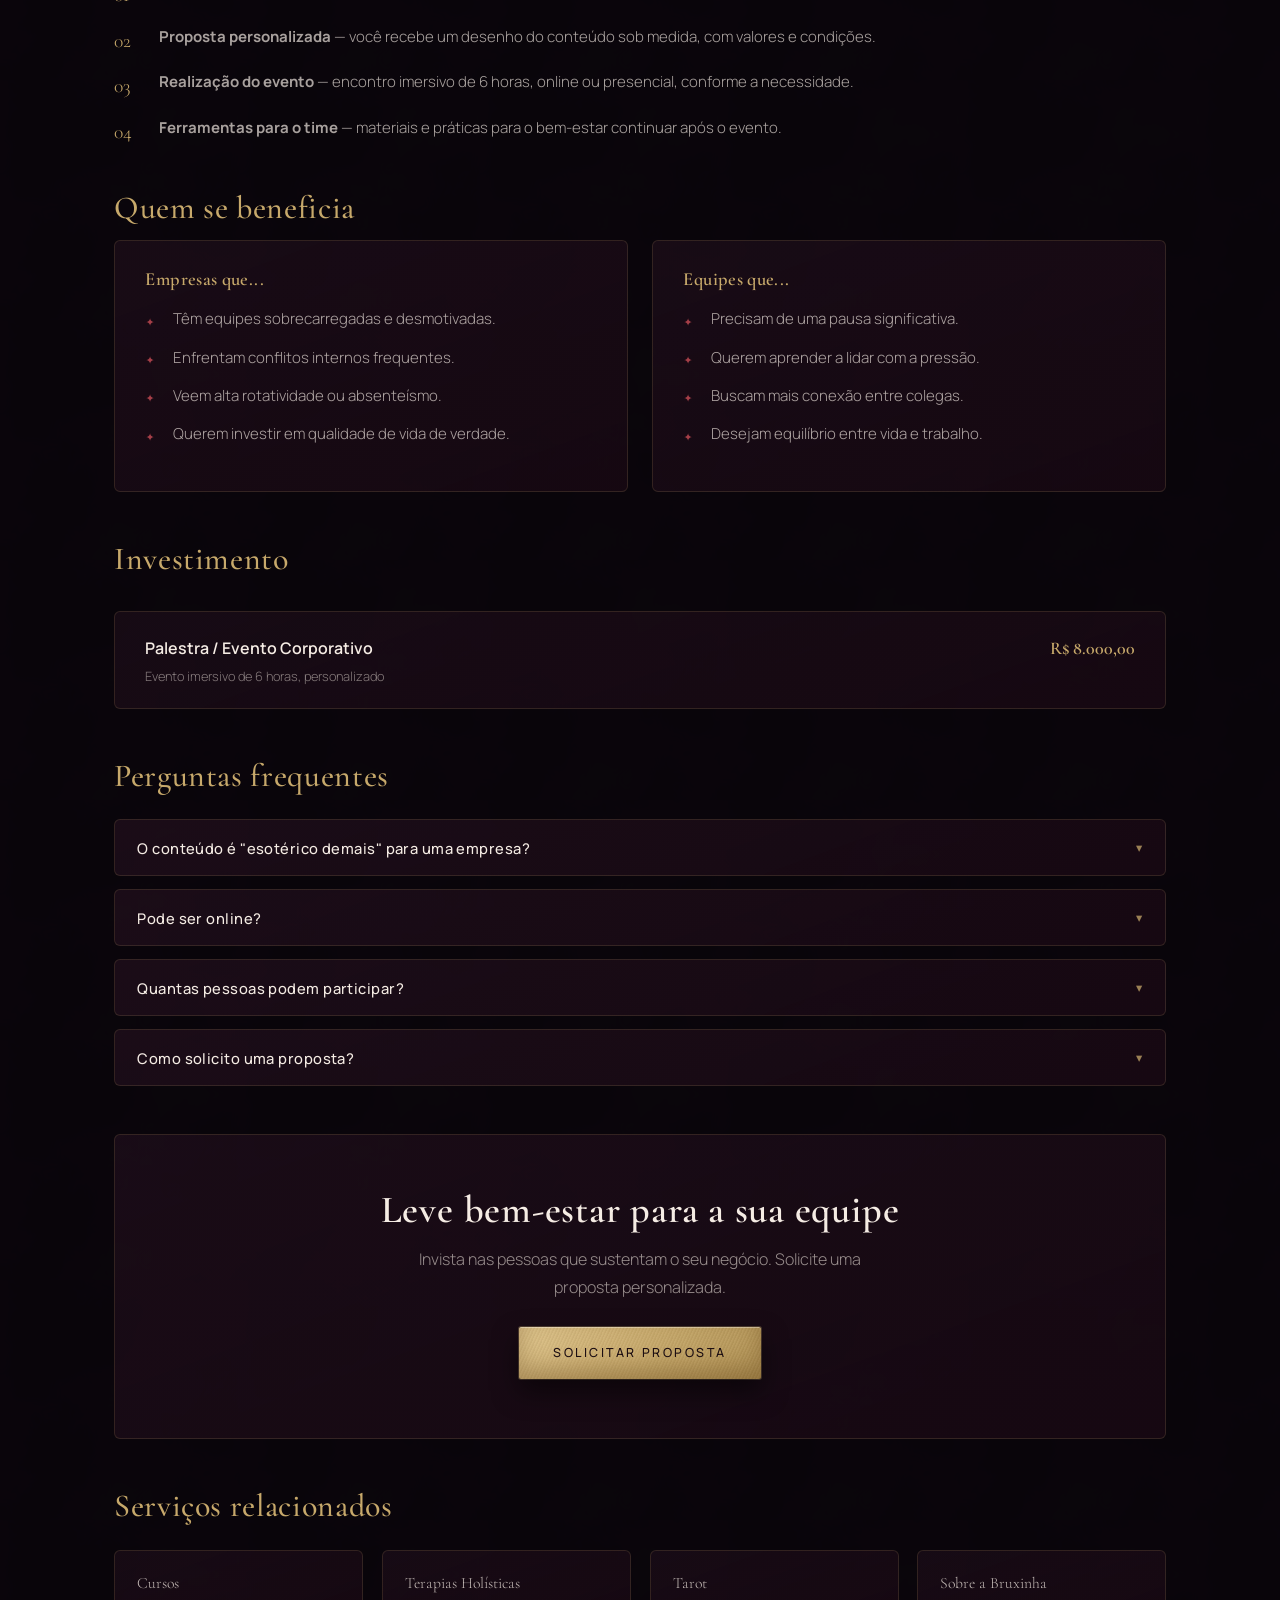
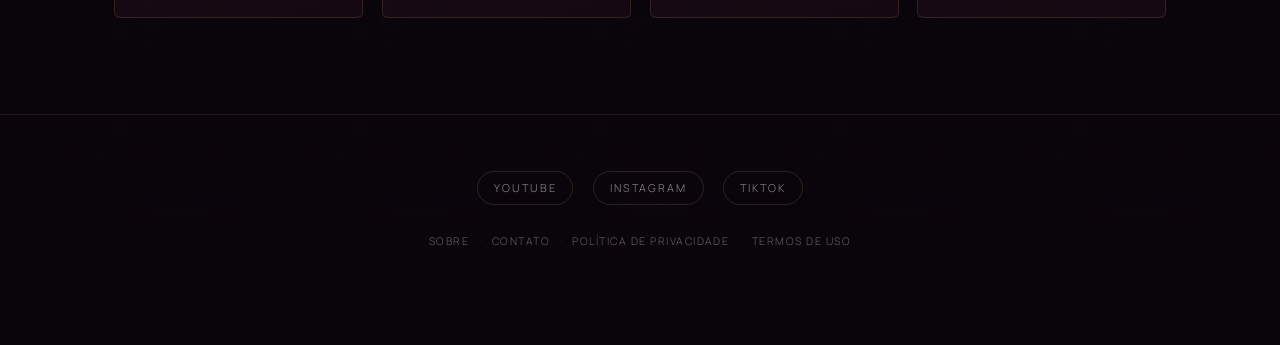
<file: palestras-eventos.html>
<!DOCTYPE html>
<html lang="pt-BR">
<head>
<meta charset="UTF-8">
<meta name="viewport" content="width=device-width, initial-scale=1.0">
<meta name="description" content="Palestras e eventos corporativos de bem-estar: gestão do estresse, equilíbrio emocional e energia para equipes. Evento imersivo de 6 horas.">
<title>Palestras &amp; Eventos Corporativos • Bruxinha</title>
<link rel="icon" type="image/svg+xml" href="data:image/svg+xml,<svg xmlns='http://www.w3.org/2000/svg' viewBox='0 0 100 100'><text y='0.9em' font-size='90' fill='%23C7A96B'>✦</text></svg>">
<link rel="preconnect" href="https://fonts.googleapis.com">
<link rel="preconnect" href="https://fonts.gstatic.com" crossorigin>
<link href="https://fonts.googleapis.com/css2?family=Cormorant+Garamond:ital,wght@0,400;0,500;0,600;0,700;1,400;1,500&family=Manrope:wght@300;400;500;600;700&display=swap" rel="stylesheet">
<link rel="stylesheet" href="style.css">
</head>
<body>
<a class="skip-link" href="#conteudo">Pular para o conteúdo</a>

<header class="navbar">
  <div class="container">
    <a class="logo" href="index.html"><span class="sigla">✦</span> Bruxinha</a>
    <nav>
      <a href="index.html#sobre">Comunidade</a>
      <a href="index.html#servicos">Serviços</a>
      <a href="index.html#agendamento">Agendamento</a>
      <a href="sobre.html">Sobre</a>
      <a href="contato.html">Contato</a>
    </nav>
  </div>
</header>

<section class="page-hero">
  <div class="container">
    <span class="eyebrow">Bem-estar nas empresas</span>
    <h1>Palestras &amp; Eventos Corporativos</h1>
    <p>O estresse no trabalho não é "frescura" — é um problema real que afeta produtividade, clima organizacional e a saúde das pessoas. Este guia explica como um evento de bem-estar pode transformar sua equipe.</p>
    <a href="contato.html" class="btn-primary">Solicitar proposta</a>
  </div>
</section>

<div class="moon-divider" aria-hidden="true">
  <span class="nova"></span><span class="crescente"></span><span class="cheia"></span><span class="minguante"></span><span class="nova"></span>
</div>

<main class="container" id="conteudo">
  <nav class="breadcrumb">
    <a href="index.html">Início</a> › <a href="index.html#servicos">Serviços</a> › Palestras &amp; Eventos
  </nav>

  <h2 class="secao-titulo">O problema que todo time enfrenta</h2>
  <p class="artigo-lead">Equipes sob pressão constante desenvolvem <strong>estresse crônico, ansiedade, esgotamento e conflitos</strong>. O resultado? Queda de produtividade, absenteísmo, alta rotatividade e um clima pesado no dia a dia. Muitas empresas tratam os sintomas, mas poucas atacam a causa: o <strong>desequilíbrio energético e emocional das pessoas</strong>.</p>

  <div class="bloco">
    <h3>Por que um evento de bem-estar faz diferença?</h3>
    <p>Porque ele não é um "palestrão motivacional" de uma hora. É um <strong>encontro imersivo de 6 horas</strong>, com vivências práticas que ensinam o time a lidar com o estresse, recuperar energia e se relacionar melhor. As pessoas saem com ferramentas que podem usar todos os dias — e isso se reflete no trabalho e na vida.</p>
  </div>

  <h2 class="secao-titulo">O que o evento inclui</h2>
  <ul class="lista-checks">
    <li><strong>Autoconhecimento</strong> — dinâmicas para a equipe se entender melhor.</li>
    <li><strong>Gestão do estresse</strong> — técnicas práticas de respiração, pausas e recuperação de energia.</li>
    <li><strong>Equilíbrio emocional</strong> — como reconhecer e lidar com emoções no ambiente de trabalho.</li>
    <li><strong>Energia pessoal</strong> — vivências de limpeza e harmonização energética (adaptadas ao ambiente corporativo).</li>
    <li><strong>Propósito &amp; qualidade de vida</strong> — conexão entre bem-estar pessoal e desempenho profissional.</li>
    <li><strong>Materiais de apoio</strong> — guias e práticas para o time levar para o dia a dia.</li>
  </ul>

  <h2 class="secao-titulo">Como funciona a contratação</h2>
  <ol class="lista-num">
    <li><strong>Diagnóstico</strong> — uma conversa para entender a empresa, o time e os objetivos do evento.</li>
    <li><strong>Proposta personalizada</strong> — você recebe um desenho do conteúdo sob medida, com valores e condições.</li>
    <li><strong>Realização do evento</strong> — encontro imersivo de 6 horas, online ou presencial, conforme a necessidade.</li>
    <li><strong>Ferramentas para o time</strong> — materiais e práticas para o bem-estar continuar após o evento.</li>
  </ol>

  <h2 class="secao-titulo">Quem se beneficia</h2>
  <div class="grid-2">
    <div class="bloco" style="margin:0;">
      <h3>Empresas que...</h3>
      <ul class="lista-checks">
        <li>Têm equipes sobrecarregadas e desmotivadas.</li>
        <li>Enfrentam conflitos internos frequentes.</li>
        <li>Veem alta rotatividade ou absenteísmo.</li>
        <li>Querem investir em qualidade de vida de verdade.</li>
      </ul>
    </div>
    <div class="bloco" style="margin:0;">
      <h3>Equipes que...</h3>
      <ul class="lista-checks">
        <li>Precisam de uma pausa significativa.</li>
        <li>Querem aprender a lidar com a pressão.</li>
        <li>Buscam mais conexão entre colegas.</li>
        <li>Desejam equilíbrio entre vida e trabalho.</li>
      </ul>
    </div>
  </div>

  <h2 class="secao-titulo">Investimento</h2>
  <div class="tabela-precos">
    <div class="linha">
      <div><span class="nome-sub">Palestra / Evento Corporativo</span><span class="detalhe-sub">Evento imersivo de 6 horas, personalizado</span></div>
      <span class="preco-sub">R$ 8.000,00</span>
    </div>
  </div>

  <h2 class="secao-titulo">Perguntas frequentes</h2>
  <div class="faq-wrap">
    <div class="faq-item card-servico">
      <button class="card-servico-header" data-toggle>O conteúdo é "esotérico demais" para uma empresa? <span class="chevron">▾</span></button>
      <div class="sub-servicos"><div class="faq-resposta">O evento é <strong>adaptado ao ambiente corporativo</strong>. O foco é bem-estar, gestão do estresse e equilíbrio — com uma abordagem leve e prática. Nada é imposto; cada empresa escolhe a profundidade do conteúdo.</div></div>
    </div>
    <div class="faq-item card-servico">
      <button class="card-servico-header" data-toggle>Pode ser online? <span class="chevron">▾</span></button>
      <div class="sub-servicos"><div class="faq-resposta">Sim. O evento funciona tanto <strong>presencial quanto online</strong>, com dinâmicas adaptadas para cada formato.</div></div>
    </div>
    <div class="faq-item card-servico">
      <button class="card-servico-header" data-toggle>Quantas pessoas podem participar? <span class="chevron">▾</span></button>
      <div class="sub-servicos"><div class="faq-resposta">O formato ideal é para turmas de até 50 pessoas por evento, garantindo vivências de qualidade. Para times maiores, é possível dividir em sessões.</div></div>
    </div>
    <div class="faq-item card-servico">
      <button class="card-servico-header" data-toggle>Como solicito uma proposta? <span class="chevron">▾</span></button>
      <div class="sub-servicos"><div class="faq-resposta">Pela <a href="contato.html" style="color:var(--gold);">página de contato</a>. Conta um pouco sobre a empresa e o que você busca — retorno com um desenho personalizado.</div></div>
    </div>
  </div>

  <div class="cta-final">
    <h2>Leve bem-estar para a sua equipe</h2>
    <p>Invista nas pessoas que sustentam o seu negócio. Solicite uma proposta personalizada.</p>
    <a href="contato.html" class="btn-primary">Solicitar proposta</a>
  </div>

  <h2 class="secao-titulo">Serviços relacionados</h2>
  <div class="relacionados-grid">
    <a href="cursos.html" class="relacionado-card">Cursos</a>
    <a href="terapias-holisticas.html" class="relacionado-card">Terapias Holísticas</a>
    <a href="tarot.html" class="relacionado-card">Tarot</a>
    <a href="sobre.html" class="relacionado-card">Sobre a Bruxinha</a>
  </div>
</main>

<footer>
  <div class="footer-socials">
    <a href="https://youtube.com/@bruxinhateresaferrini?si=0c1Y6rR1ePp9T1QN" target="_blank" rel="noopener">YouTube</a>
    <a href="https://www.instagram.com/bruxinhateresaferrini?igsh=dTQxaHF5ZGYxZDV3" target="_blank" rel="noopener">Instagram</a>
    <a href="https://www.tiktok.com/" target="_blank" rel="noopener">TikTok</a>
  </div>
  <div class="footer-socials" style="margin-top: -0.4rem;">
    <a href="sobre.html">Sobre</a>
    <a href="contato.html">Contato</a>
    <a href="privacidade.html">Política de Privacidade</a>
    <a href="termos.html">Termos de Uso</a>
  </div>
  <div class="container" style="padding: 0;">
    &copy; <span id="ano"></span> Bruxinha — Tarot, Magia &amp; Terapias Holísticas. Todos os direitos reservados.
  </div>
</footer>

<script src="script.js" defer></script>
</body>
</html>
</file>
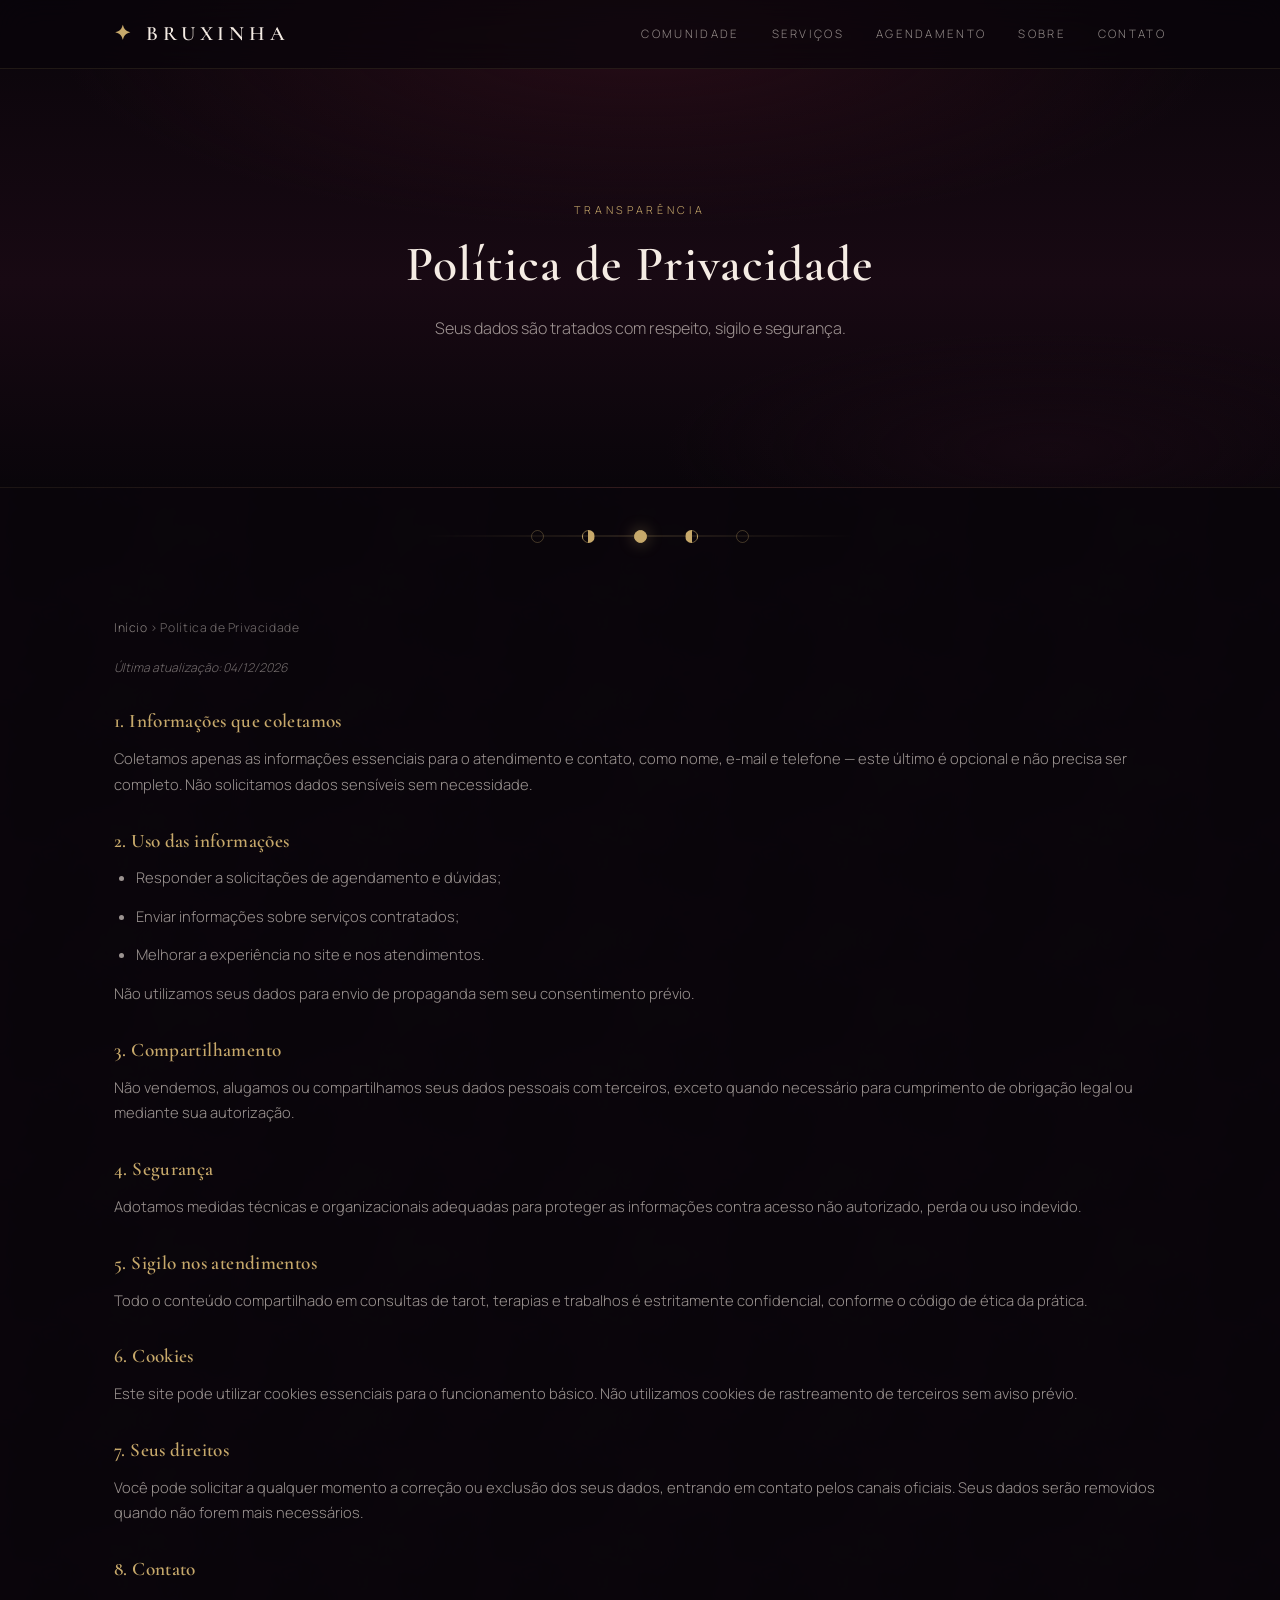
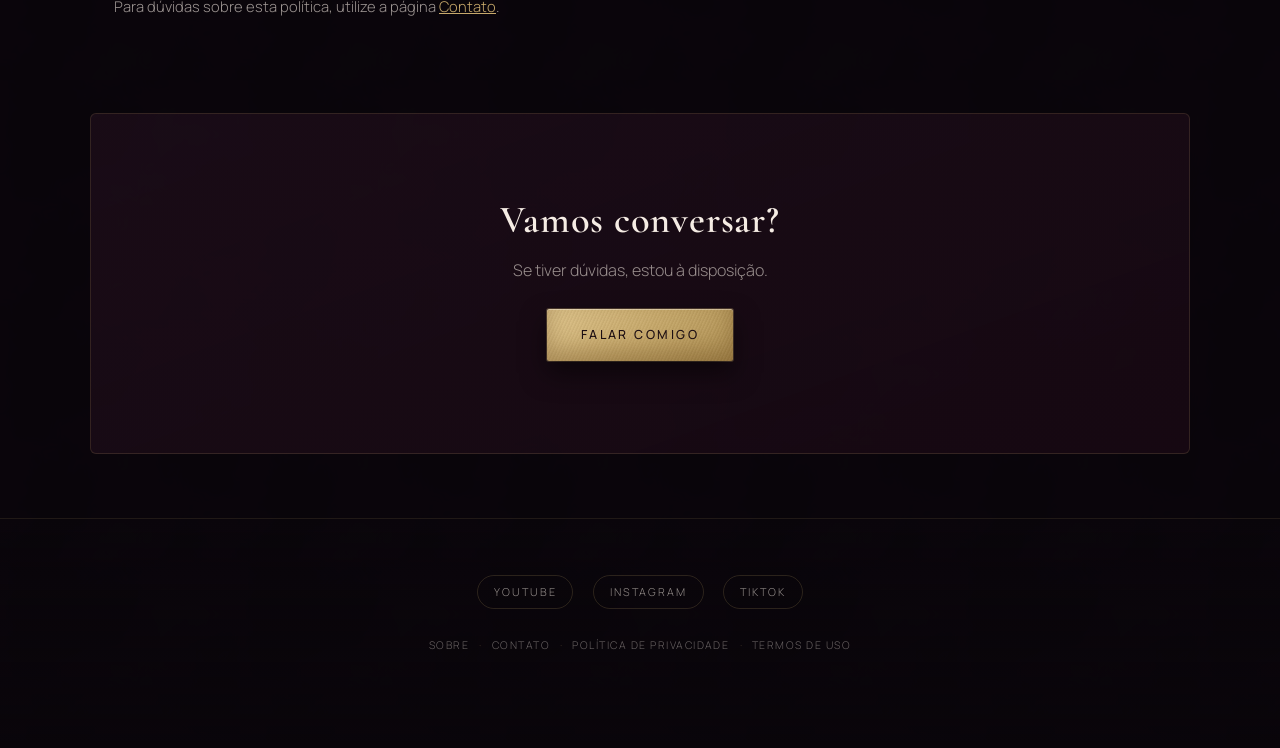
<file: privacidade.html>
<!DOCTYPE html>
<html lang="pt-BR">
<head>
<meta charset="UTF-8">
<meta name="viewport" content="width=device-width, initial-scale=1.0">
<meta name="description" content="Política de Privacidade da Bruxinha: como seus dados são coletados, usados e protegidos. Transparência, sigilo e segurança.">
<title>Política de Privacidade • Bruxinha</title>
<link rel="icon" type="image/svg+xml" href="data:image/svg+xml,<svg xmlns='http://www.w3.org/2000/svg' viewBox='0 0 100 100'><text y='0.9em' font-size='90' fill='%23C7A96B'>✦</text></svg>">
<link rel="preconnect" href="https://fonts.googleapis.com">
<link rel="preconnect" href="https://fonts.gstatic.com" crossorigin>
<link href="https://fonts.googleapis.com/css2?family=Cormorant+Garamond:ital,wght@0,400;0,500;0,600;0,700;1,400;1,500&family=Manrope:wght@300;400;500;600;700&display=swap" rel="stylesheet">
<link rel="stylesheet" href="style.css">
</head>
<body>
<a class="skip-link" href="#conteudo">Pular para o conteúdo</a>

<header class="navbar">
  <div class="container">
    <a class="logo" href="index.html"><span class="sigla">✦</span> Bruxinha</a>
    <nav>
      <a href="index.html#sobre">Comunidade</a>
      <a href="index.html#servicos">Serviços</a>
      <a href="index.html#agendamento">Agendamento</a>
      <a href="sobre.html">Sobre</a>
      <a href="contato.html">Contato</a>
    </nav>
  </div>
</header>

<section class="page-hero">
  <div class="container">
    <span class="eyebrow">Transparência</span>
    <h1>Política de Privacidade</h1>
    <p>Seus dados são tratados com respeito, sigilo e segurança.</p>
  </div>
</section>

<div class="moon-divider" aria-hidden="true">
  <span class="nova"></span><span class="crescente"></span><span class="cheia"></span><span class="minguante"></span><span class="nova"></span>
</div>

<main class="container legal" id="conteudo">
  <nav class="breadcrumb">
    <a href="index.html">Início</a> › Política de Privacidade
  </nav>

  <span class="atualizado">Última atualização: <span class="data-atualizacao"></span></span>

  <h2>1. Informações que coletamos</h2>
  <p>Coletamos apenas as informações essenciais para o atendimento e contato, como nome, e-mail e telefone — este último é opcional e não precisa ser completo. Não solicitamos dados sensíveis sem necessidade.</p>

  <h2>2. Uso das informações</h2>
  <ul>
    <li>Responder a solicitações de agendamento e dúvidas;</li>
    <li>Enviar informações sobre serviços contratados;</li>
    <li>Melhorar a experiência no site e nos atendimentos.</li>
  </ul>
  <p>Não utilizamos seus dados para envio de propaganda sem seu consentimento prévio.</p>

  <h2>3. Compartilhamento</h2>
  <p>Não vendemos, alugamos ou compartilhamos seus dados pessoais com terceiros, exceto quando necessário para cumprimento de obrigação legal ou mediante sua autorização.</p>

  <h2>4. Segurança</h2>
  <p>Adotamos medidas técnicas e organizacionais adequadas para proteger as informações contra acesso não autorizado, perda ou uso indevido.</p>

  <h2>5. Sigilo nos atendimentos</h2>
  <p>Todo o conteúdo compartilhado em consultas de tarot, terapias e trabalhos é estritamente confidencial, conforme o código de ética da prática.</p>

  <h2>6. Cookies</h2>
  <p>Este site pode utilizar cookies essenciais para o funcionamento básico. Não utilizamos cookies de rastreamento de terceiros sem aviso prévio.</p>

  <h2>7. Seus direitos</h2>
  <p>Você pode solicitar a qualquer momento a correção ou exclusão dos seus dados, entrando em contato pelos canais oficiais. Seus dados serão removidos quando não forem mais necessários.</p>

  <h2>8. Contato</h2>
  <p>Para dúvidas sobre esta política, utilize a página <a href="contato.html" style="color:var(--gold);">Contato</a>.</p>
</main>

<section class="cta-final">
  <div class="container">
    <h2>Vamos conversar?</h2>
    <p>Se tiver dúvidas, estou à disposição.</p>
    <a href="contato.html" class="btn-primary">Falar comigo</a>
  </div>
</section>

<footer>
  <div class="footer-socials">
    <a href="https://youtube.com/@bruxinhateresaferrini?si=0c1Y6rR1ePp9T1QN" target="_blank" rel="noopener">YouTube</a>
    <a href="https://www.instagram.com/bruxinhateresaferrini?igsh=dTQxaHF5ZGYxZDV3" target="_blank" rel="noopener">Instagram</a>
    <a href="https://www.tiktok.com/" target="_blank" rel="noopener">TikTok</a>
  </div>
  <div class="footer-socials" style="margin-top: -0.4rem;">
    <a href="sobre.html">Sobre</a>
    <a href="contato.html">Contato</a>
    <a href="privacidade.html">Política de Privacidade</a>
    <a href="termos.html">Termos de Uso</a>
  </div>
  <div class="container" style="padding: 0;">
    &copy; <span id="ano"></span> Bruxinha — Tarot, Magia &amp; Terapias Holísticas. Todos os direitos reservados.
  </div>
</footer>

<script src="script.js" defer></script>
</body>
</html>
</file>
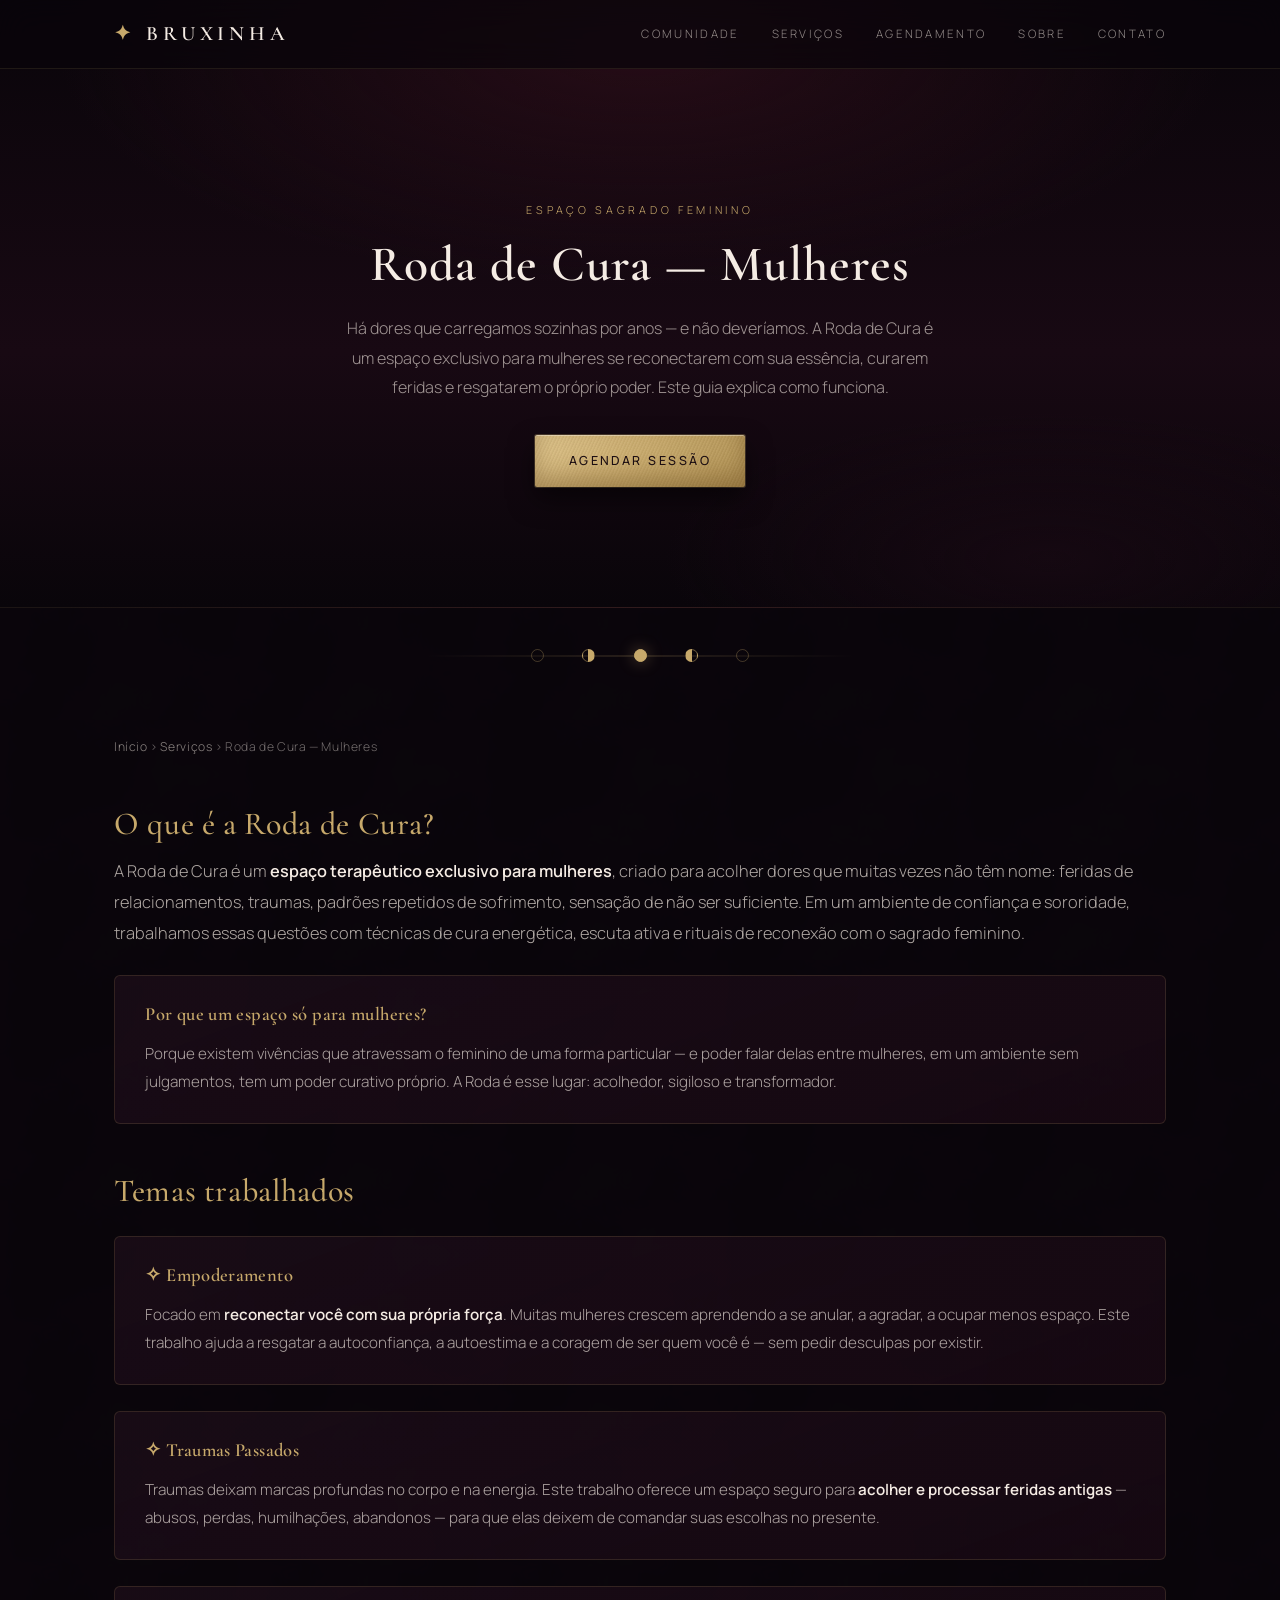
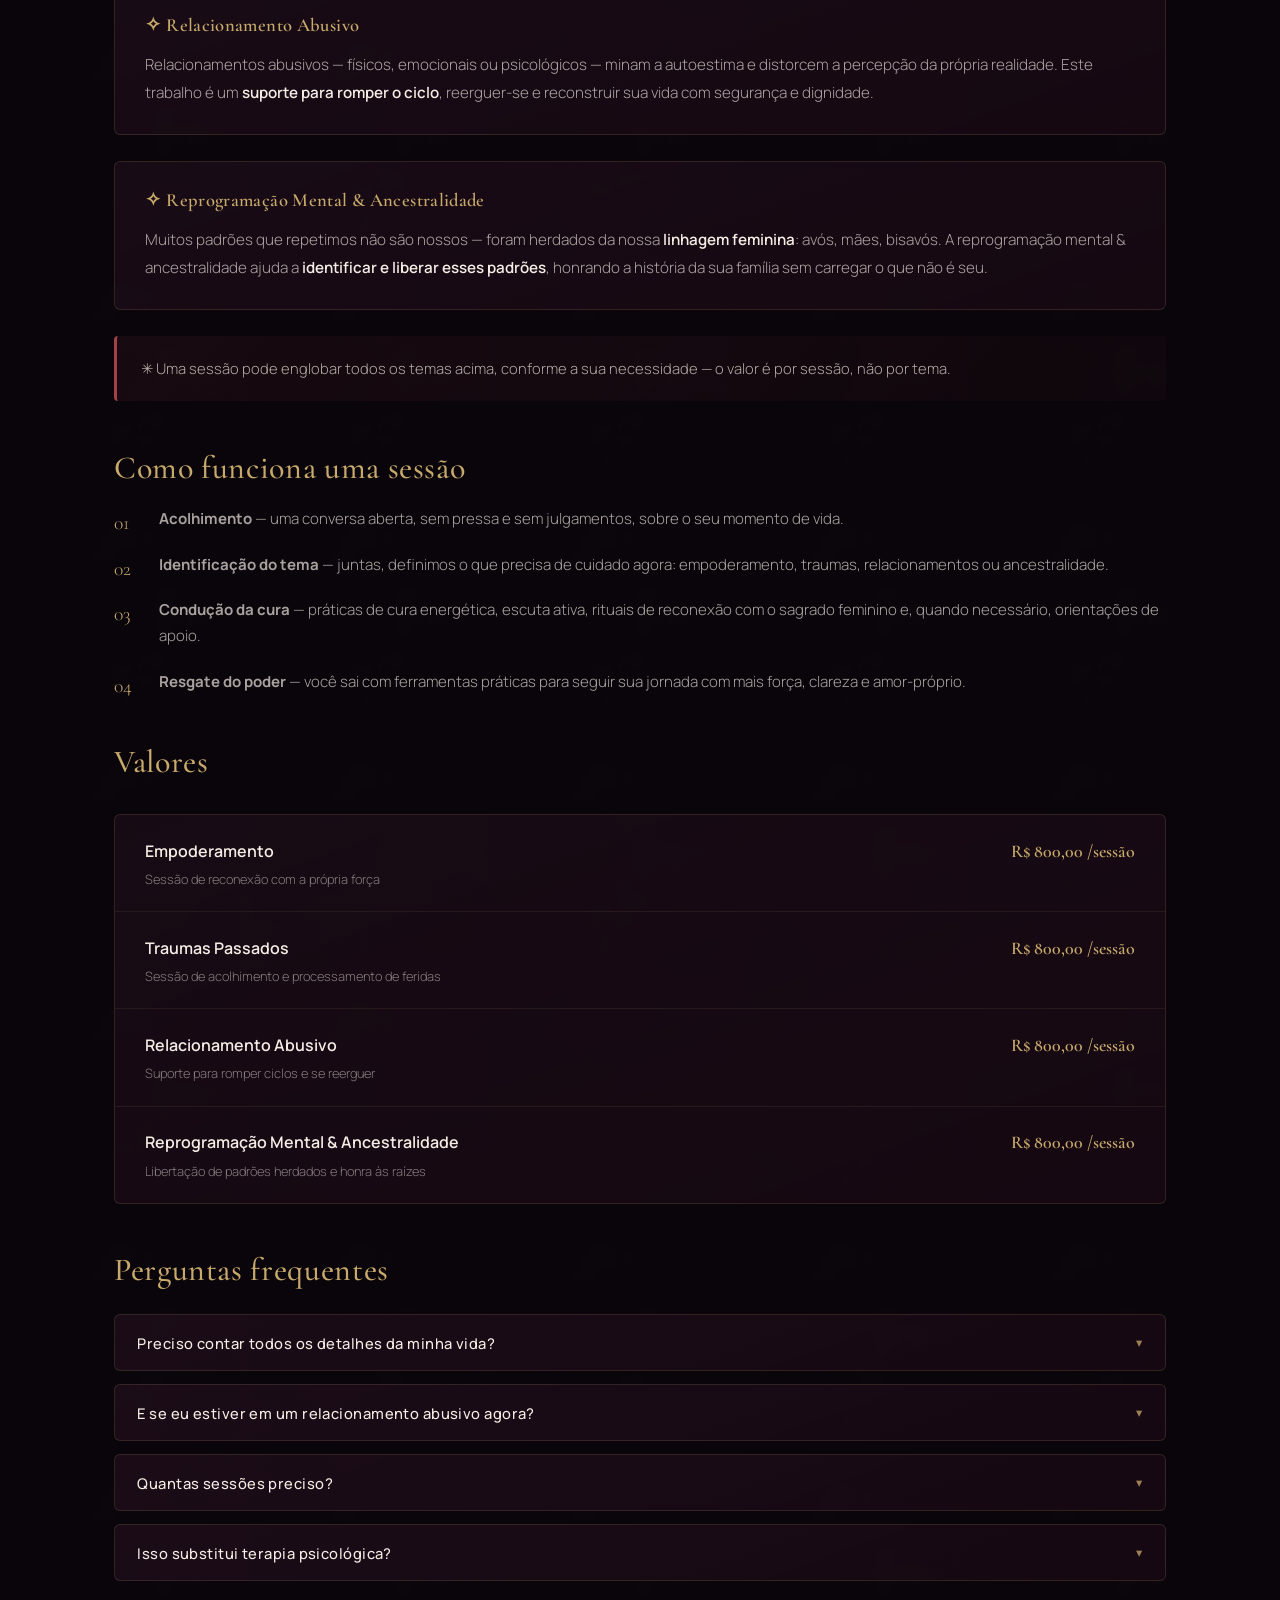
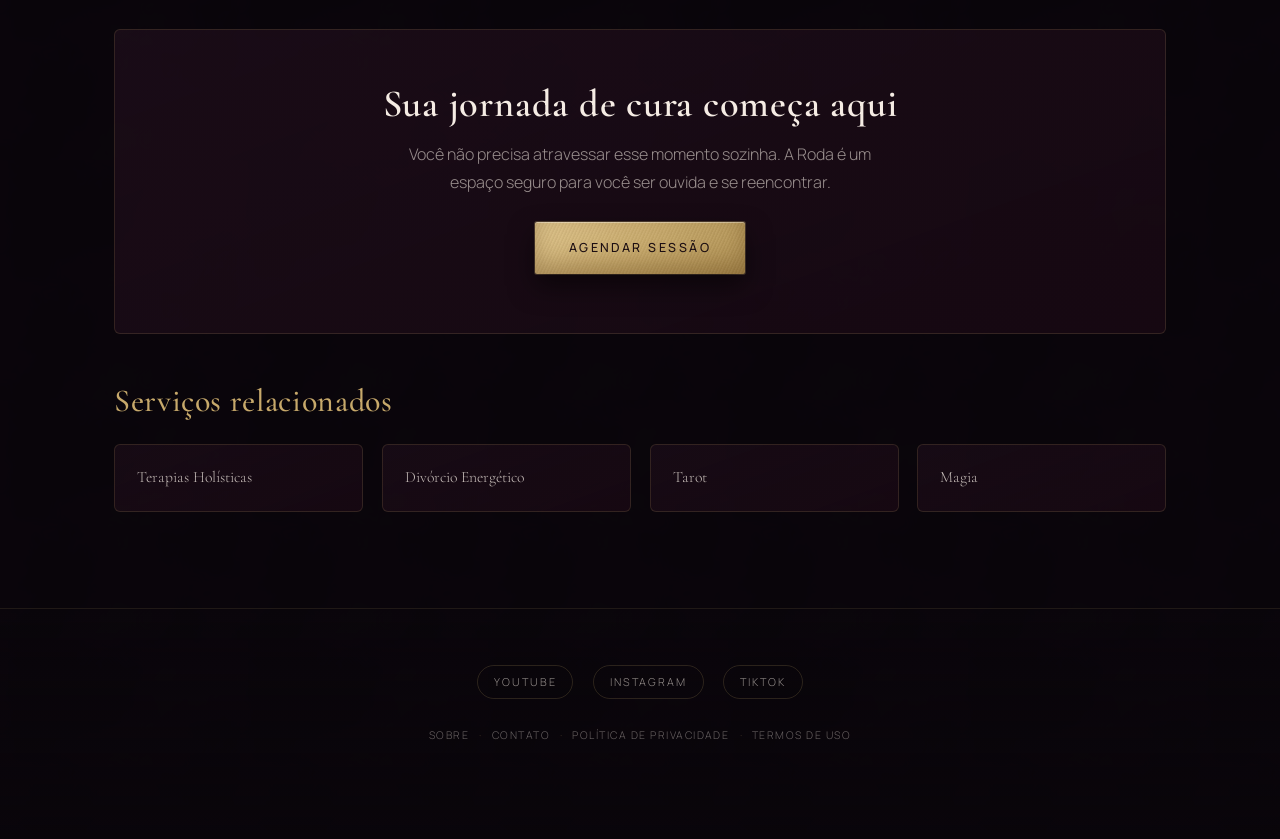
<file: roda-de-cura-mulheres.html>
<!DOCTYPE html>
<html lang="pt-BR">
<head>
<meta charset="UTF-8">
<meta name="viewport" content="width=device-width, initial-scale=1.0">
<meta name="description" content="Roda de Cura exclusiva para mulheres: empoderamento, traumas, relacionamentos abusivos e reprogramação mental. Espaço sagrado de cura e acolhimento.">
<title>Roda de Cura — Mulheres • Bruxinha</title>
<link rel="icon" type="image/svg+xml" href="data:image/svg+xml,<svg xmlns='http://www.w3.org/2000/svg' viewBox='0 0 100 100'><text y='0.9em' font-size='90' fill='%23C7A96B'>✦</text></svg>">
<link rel="preconnect" href="https://fonts.googleapis.com">
<link rel="preconnect" href="https://fonts.gstatic.com" crossorigin>
<link href="https://fonts.googleapis.com/css2?family=Cormorant+Garamond:ital,wght@0,400;0,500;0,600;0,700;1,400;1,500&family=Manrope:wght@300;400;500;600;700&display=swap" rel="stylesheet">
<link rel="stylesheet" href="style.css">
</head>
<body>
<a class="skip-link" href="#conteudo">Pular para o conteúdo</a>

<header class="navbar">
  <div class="container">
    <a class="logo" href="index.html"><span class="sigla">✦</span> Bruxinha</a>
    <nav>
      <a href="index.html#sobre">Comunidade</a>
      <a href="index.html#servicos">Serviços</a>
      <a href="index.html#agendamento">Agendamento</a>
      <a href="sobre.html">Sobre</a>
      <a href="contato.html">Contato</a>
    </nav>
  </div>
</header>

<section class="page-hero">
  <div class="container">
    <span class="eyebrow">Espaço Sagrado Feminino</span>
    <h1>Roda de Cura — Mulheres</h1>
    <p>Há dores que carregamos sozinhas por anos — e não deveríamos. A Roda de Cura é um espaço exclusivo para mulheres se reconectarem com sua essência, curarem feridas e resgatarem o próprio poder. Este guia explica como funciona.</p>
    <a href="index.html#agendamento" class="btn-primary">Agendar sessão</a>
  </div>
</section>

<div class="moon-divider" aria-hidden="true">
  <span class="nova"></span><span class="crescente"></span><span class="cheia"></span><span class="minguante"></span><span class="nova"></span>
</div>

<main class="container" id="conteudo">
  <nav class="breadcrumb">
    <a href="index.html">Início</a> › <a href="index.html#servicos">Serviços</a> › Roda de Cura — Mulheres
  </nav>

  <h2 class="secao-titulo">O que é a Roda de Cura?</h2>
  <p class="artigo-lead">A Roda de Cura é um <strong>espaço terapêutico exclusivo para mulheres</strong>, criado para acolher dores que muitas vezes não têm nome: feridas de relacionamentos, traumas, padrões repetidos de sofrimento, sensação de não ser suficiente. Em um ambiente de confiança e sororidade, trabalhamos essas questões com técnicas de cura energética, escuta ativa e rituais de reconexão com o sagrado feminino.</p>

  <div class="bloco">
    <h3>Por que um espaço só para mulheres?</h3>
    <p>Porque existem vivências que atravessam o feminino de uma forma particular — e poder falar delas entre mulheres, em um ambiente sem julgamentos, tem um poder curativo próprio. A Roda é esse lugar: acolhedor, sigiloso e transformador.</p>
  </div>

  <h2 class="secao-titulo">Temas trabalhados</h2>

  <div class="bloco">
    <h3>✧ Empoderamento</h3>
    <p>Focado em <strong>reconectar você com sua própria força</strong>. Muitas mulheres crescem aprendendo a se anular, a agradar, a ocupar menos espaço. Este trabalho ajuda a resgatar a autoconfiança, a autoestima e a coragem de ser quem você é — sem pedir desculpas por existir.</p>
  </div>

  <div class="bloco">
    <h3>✧ Traumas Passados</h3>
    <p>Traumas deixam marcas profundas no corpo e na energia. Este trabalho oferece um espaço seguro para <strong>acolher e processar feridas antigas</strong> — abusos, perdas, humilhações, abandonos — para que elas deixem de comandar suas escolhas no presente.</p>
  </div>

  <div class="bloco">
    <h3>✧ Relacionamento Abusivo</h3>
    <p>Relacionamentos abusivos — físicos, emocionais ou psicológicos — minam a autoestima e distorcem a percepção da própria realidade. Este trabalho é um <strong>suporte para romper o ciclo</strong>, reerguer-se e reconstruir sua vida com segurança e dignidade.</p>
  </div>

  <div class="bloco">
    <h3>✧ Reprogramação Mental &amp; Ancestralidade</h3>
    <p>Muitos padrões que repetimos não são nossos — foram herdados da nossa <strong>linhagem feminina</strong>: avós, mães, bisavós. A reprogramação mental &amp; ancestralidade ajuda a <strong>identificar e liberar esses padrões</strong>, honrando a história da sua família sem carregar o que não é seu.</p>
  </div>

  <div class="info-box">
    <p>✳ Uma sessão pode englobar todos os temas acima, conforme a sua necessidade — o valor é por sessão, não por tema.</p>
  </div>

  <h2 class="secao-titulo">Como funciona uma sessão</h2>
  <ol class="lista-num">
    <li><strong>Acolhimento</strong> — uma conversa aberta, sem pressa e sem julgamentos, sobre o seu momento de vida.</li>
    <li><strong>Identificação do tema</strong> — juntas, definimos o que precisa de cuidado agora: empoderamento, traumas, relacionamentos ou ancestralidade.</li>
    <li><strong>Condução da cura</strong> — práticas de cura energética, escuta ativa, rituais de reconexão com o sagrado feminino e, quando necessário, orientações de apoio.</li>
    <li><strong>Resgate do poder</strong> — você sai com ferramentas práticas para seguir sua jornada com mais força, clareza e amor-próprio.</li>
  </ol>

  <h2 class="secao-titulo">Valores</h2>
  <div class="tabela-precos">
    <div class="linha"><div><span class="nome-sub">Empoderamento</span><span class="detalhe-sub">Sessão de reconexão com a própria força</span></div><span class="preco-sub">R$ 800,00 /sessão</span></div>
    <div class="linha"><div><span class="nome-sub">Traumas Passados</span><span class="detalhe-sub">Sessão de acolhimento e processamento de feridas</span></div><span class="preco-sub">R$ 800,00 /sessão</span></div>
    <div class="linha"><div><span class="nome-sub">Relacionamento Abusivo</span><span class="detalhe-sub">Suporte para romper ciclos e se reerguer</span></div><span class="preco-sub">R$ 800,00 /sessão</span></div>
    <div class="linha"><div><span class="nome-sub">Reprogramação Mental &amp; Ancestralidade</span><span class="detalhe-sub">Libertação de padrões herdados e honra às raízes</span></div><span class="preco-sub">R$ 800,00 /sessão</span></div>
  </div>

  <h2 class="secao-titulo">Perguntas frequentes</h2>
  <div class="faq-wrap">
    <div class="faq-item card-servico">
      <button class="card-servico-header" data-toggle>Preciso contar todos os detalhes da minha vida? <span class="chevron">▾</span></button>
      <div class="sub-servicos"><div class="faq-resposta">Não. Você compartilha <strong>apenas o que se sentir confortável</strong>. O trabalho respeita o seu ritmo e o seu sigilo — nada é forçado.</div></div>
    </div>
    <div class="faq-item card-servico">
      <button class="card-servico-header" data-toggle>E se eu estiver em um relacionamento abusivo agora? <span class="chevron">▾</span></button>
      <div class="sub-servicos"><div class="faq-resposta">Você não precisa passar por isso sozinha. Além do trabalho energético, <strong>incentivo e oriento a busca de apoio profissional especializado</strong> (psicólogos, delegacia da mulher, rede de apoio). A sua segurança vem em primeiro lugar.</div></div>
    </div>
    <div class="faq-item card-servico">
      <button class="card-servico-header" data-toggle>Quantas sessões preciso? <span class="chevron">▾</span></button>
      <div class="sub-servicos"><div class="faq-resposta">Depende da profundidade do que está sendo trabalhado. Algumas mulheres sentem grande alívio em uma sessão; outras preferem um acompanhamento contínuo. Isso é alinhado com você.</div></div>
    </div>
    <div class="faq-item card-servico">
      <button class="card-servico-header" data-toggle>Isso substitui terapia psicológica? <span class="chevron">▾</span></button>
      <div class="sub-servicos"><div class="faq-resposta">Não. A Roda de Cura é uma <strong>prática complementar</strong>. Para questões de saúde mental, o acompanhamento com psicóloga(o) é fundamental — e pode acontecer em paralelo.</div></div>
    </div>
  </div>

  <div class="cta-final">
    <h2>Sua jornada de cura começa aqui</h2>
    <p>Você não precisa atravessar esse momento sozinha. A Roda é um espaço seguro para você ser ouvida e se reencontrar.</p>
    <a href="index.html#agendamento" class="btn-primary">Agendar sessão</a>
  </div>

  <h2 class="secao-titulo">Serviços relacionados</h2>
  <div class="relacionados-grid">
    <a href="terapias-holisticas.html" class="relacionado-card">Terapias Holísticas</a>
    <a href="divorcio-energetico.html" class="relacionado-card">Divórcio Energético</a>
    <a href="tarot.html" class="relacionado-card">Tarot</a>
    <a href="magia.html" class="relacionado-card">Magia</a>
  </div>
</main>

<footer>
  <div class="footer-socials">
    <a href="https://youtube.com/@bruxinhateresaferrini?si=0c1Y6rR1ePp9T1QN" target="_blank" rel="noopener">YouTube</a>
    <a href="https://www.instagram.com/bruxinhateresaferrini?igsh=dTQxaHF5ZGYxZDV3" target="_blank" rel="noopener">Instagram</a>
    <a href="https://www.tiktok.com/" target="_blank" rel="noopener">TikTok</a>
  </div>
  <div class="footer-socials" style="margin-top: -0.4rem;">
    <a href="sobre.html">Sobre</a>
    <a href="contato.html">Contato</a>
    <a href="privacidade.html">Política de Privacidade</a>
    <a href="termos.html">Termos de Uso</a>
  </div>
  <div class="container" style="padding: 0;">
    &copy; <span id="ano"></span> Bruxinha — Tarot, Magia &amp; Terapias Holísticas. Todos os direitos reservados.
  </div>
</footer>

<script src="script.js" defer></script>
</body>
</html>
</file>
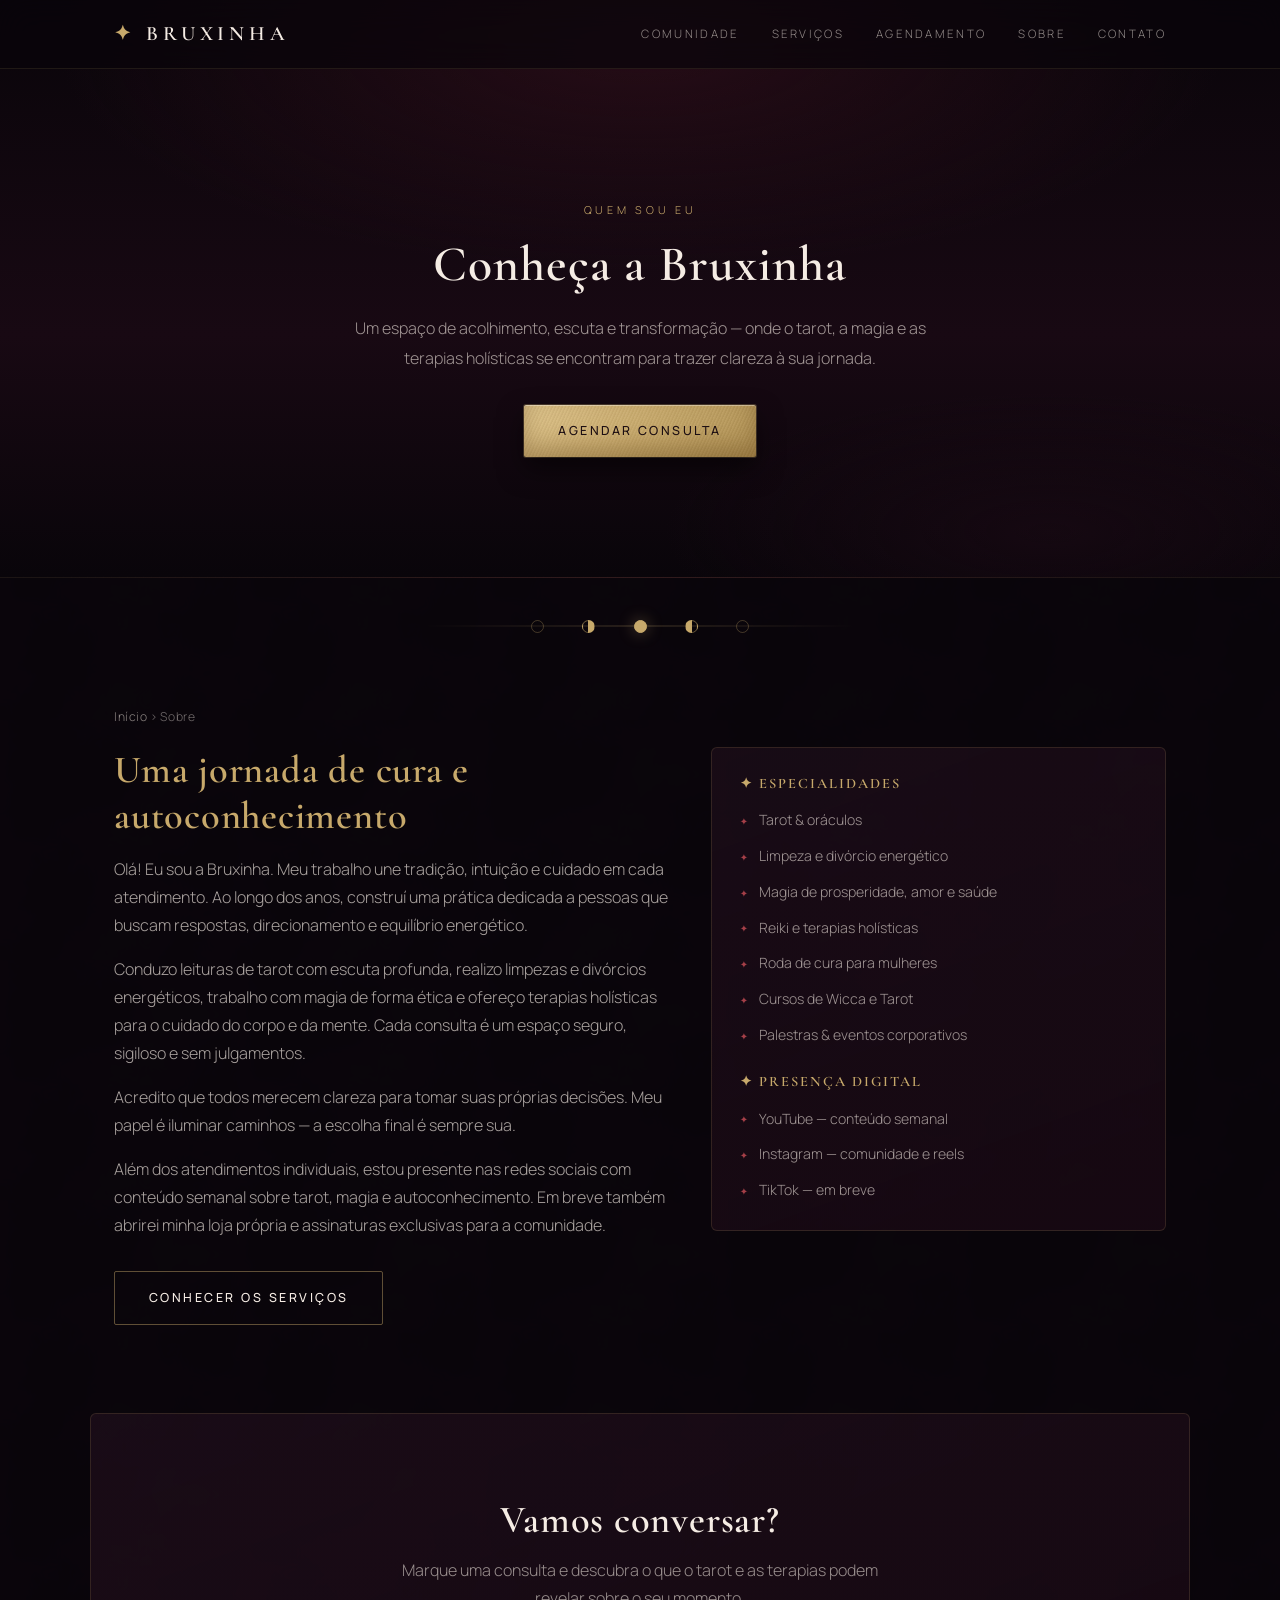
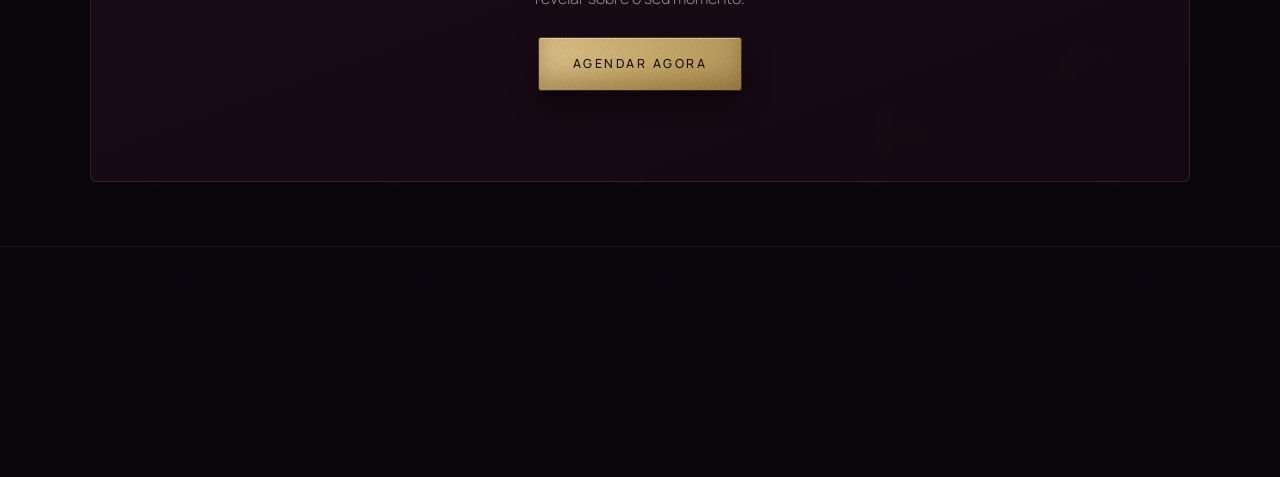
<file: sobre.html>
<!DOCTYPE html>
<html lang="pt-BR">
<head>
<meta charset="UTF-8">
<meta name="viewport" content="width=device-width, initial-scale=1.0">
<meta name="description" content="Conheça a Bruxinha: tarot, limpeza energética, magia ética, terapias holísticas, roda de cura, cursos e palestras. Acolhimento e tradição.">
<title>Sobre a Bruxinha • Tarot, Magia & Terapias Holísticas</title>
<link rel="icon" type="image/svg+xml" href="data:image/svg+xml,<svg xmlns='http://www.w3.org/2000/svg' viewBox='0 0 100 100'><text y='0.9em' font-size='90' fill='%23C7A96B'>✦</text></svg>">
<link rel="preconnect" href="https://fonts.googleapis.com">
<link rel="preconnect" href="https://fonts.gstatic.com" crossorigin>
<link href="https://fonts.googleapis.com/css2?family=Cormorant+Garamond:ital,wght@0,400;0,500;0,600;0,700;1,400;1,500&family=Manrope:wght@300;400;500;600;700&display=swap" rel="stylesheet">
<link rel="stylesheet" href="style.css">
</head>
<body>
<a class="skip-link" href="#conteudo">Pular para o conteúdo</a>

<header class="navbar">
  <div class="container">
    <a class="logo" href="index.html"><span class="sigla">✦</span> Bruxinha</a>
    <nav>
      <a href="index.html#sobre">Comunidade</a>
      <a href="index.html#servicos">Serviços</a>
      <a href="index.html#agendamento">Agendamento</a>
      <a href="sobre.html">Sobre</a>
      <a href="contato.html">Contato</a>
    </nav>
  </div>
</header>

<section class="page-hero">
  <div class="container">
    <span class="eyebrow">Quem sou eu</span>
    <h1>Conheça a Bruxinha</h1>
    <p>Um espaço de acolhimento, escuta e transformação — onde o tarot, a magia e as terapias holísticas se encontram para trazer clareza à sua jornada.</p>
    <a href="index.html#agendamento" class="btn-primary">Agendar consulta</a>
  </div>
</section>

<div class="moon-divider" aria-hidden="true">
  <span class="nova"></span><span class="crescente"></span><span class="cheia"></span><span class="minguante"></span><span class="nova"></span>
</div>

<main class="container" id="conteudo">
  <nav class="breadcrumb">
    <a href="index.html">Início</a> › Sobre
  </nav>

  <div class="bio-grid">
    <div class="bio-texto">
      <h2 style="color:var(--gold); margin-bottom:1rem;">Uma jornada de cura e autoconhecimento</h2>
      <p>Olá! Eu sou a Bruxinha. Meu trabalho une tradição, intuição e cuidado em cada atendimento. Ao longo dos anos, construí uma prática dedicada a pessoas que buscam respostas, direcionamento e equilíbrio energético.</p>
      <p>Conduzo leituras de tarot com escuta profunda, realizo limpezas e divórcios energéticos, trabalho com magia de forma ética e ofereço terapias holísticas para o cuidado do corpo e da mente. Cada consulta é um espaço seguro, sigiloso e sem julgamentos.</p>
      <p>Acredito que todos merecem clareza para tomar suas próprias decisões. Meu papel é iluminar caminhos — a escolha final é sempre sua.</p>
      <p>Além dos atendimentos individuais, estou presente nas redes sociais com conteúdo semanal sobre tarot, magia e autoconhecimento. Em breve também abrirei minha loja própria e assinaturas exclusivas para a comunidade.</p>
      <a href="index.html#servicos" class="btn-secondary" style="margin-top:1rem;">Conhecer os serviços</a>
    </div>
    <aside class="bio-selo">
      <h3>✦ Especialidades</h3>
      <ul>
        <li>Tarot &amp; oráculos</li>
        <li>Limpeza e divórcio energético</li>
        <li>Magia de prosperidade, amor e saúde</li>
        <li>Reiki e terapias holísticas</li>
        <li>Roda de cura para mulheres</li>
        <li>Cursos de Wicca e Tarot</li>
        <li>Palestras &amp; eventos corporativos</li>
      </ul>
      <h3 style="margin-top:1.6rem;">✦ Presença digital</h3>
      <ul>
        <li>YouTube — conteúdo semanal</li>
        <li>Instagram — comunidade e reels</li>
        <li>TikTok — em breve</li>
      </ul>
    </aside>
  </div>
</main>

<section class="cta-final">
  <div class="container">
    <h2>Vamos conversar?</h2>
    <p>Marque uma consulta e descubra o que o tarot e as terapias podem revelar sobre o seu momento.</p>
    <a href="index.html#agendamento" class="btn-primary">Agendar agora</a>
  </div>
</section>

<footer>
  <div class="footer-socials">
    <a href="https://youtube.com/@bruxinhateresaferrini?si=0c1Y6rR1ePp9T1QN" target="_blank" rel="noopener">YouTube</a>
    <a href="https://www.instagram.com/bruxinhateresaferrini?igsh=dTQxaHF5ZGYxZDV3" target="_blank" rel="noopener">Instagram</a>
    <a href="https://www.tiktok.com/" target="_blank" rel="noopener">TikTok</a>
  </div>
  <div class="footer-socials" style="margin-top: -0.4rem;">
    <a href="sobre.html">Sobre</a>
    <a href="contato.html">Contato</a>
    <a href="privacidade.html">Política de Privacidade</a>
    <a href="termos.html">Termos de Uso</a>
  </div>
  <div class="container" style="padding: 0;">
    &copy; <span id="ano"></span> Bruxinha — Tarot, Magia &amp; Terapias Holísticas. Todos os direitos reservados.
  </div>
</footer>

<script src="script.js" defer></script>
</body>
</html>
</file>
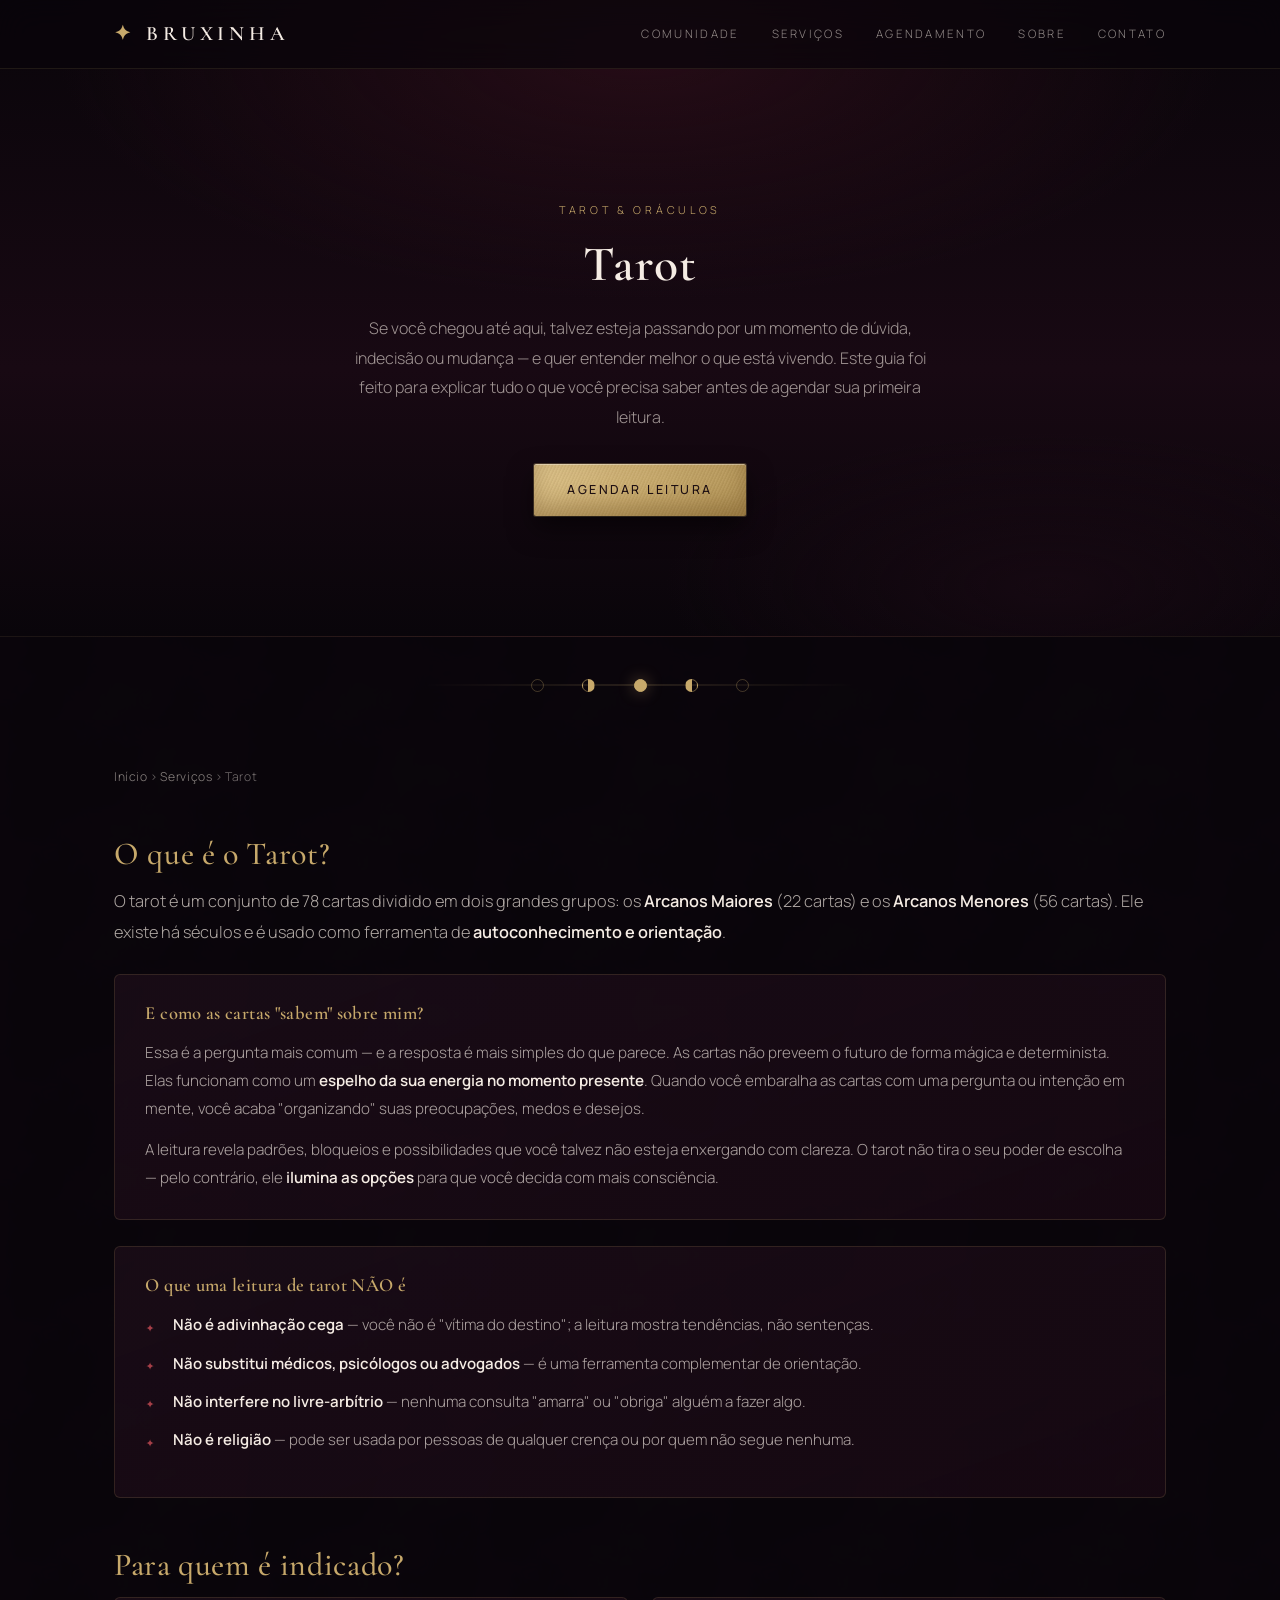
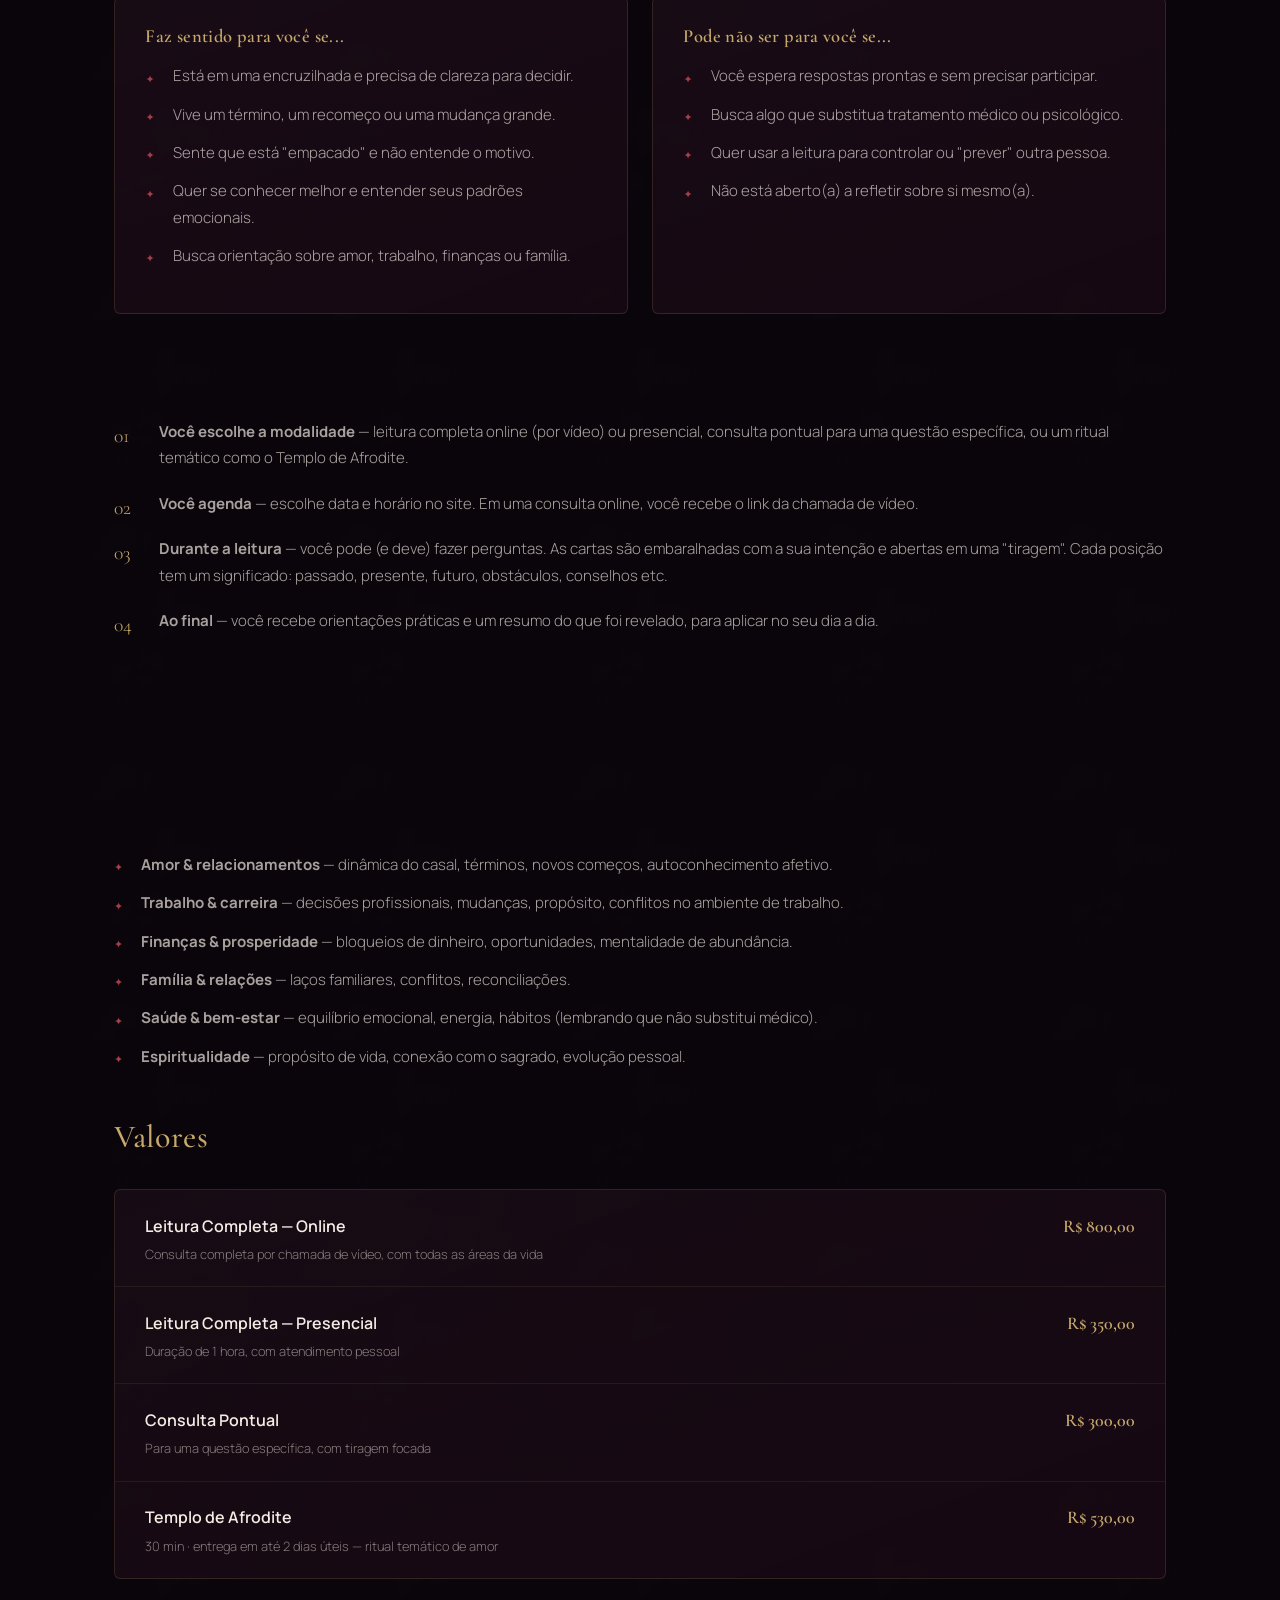
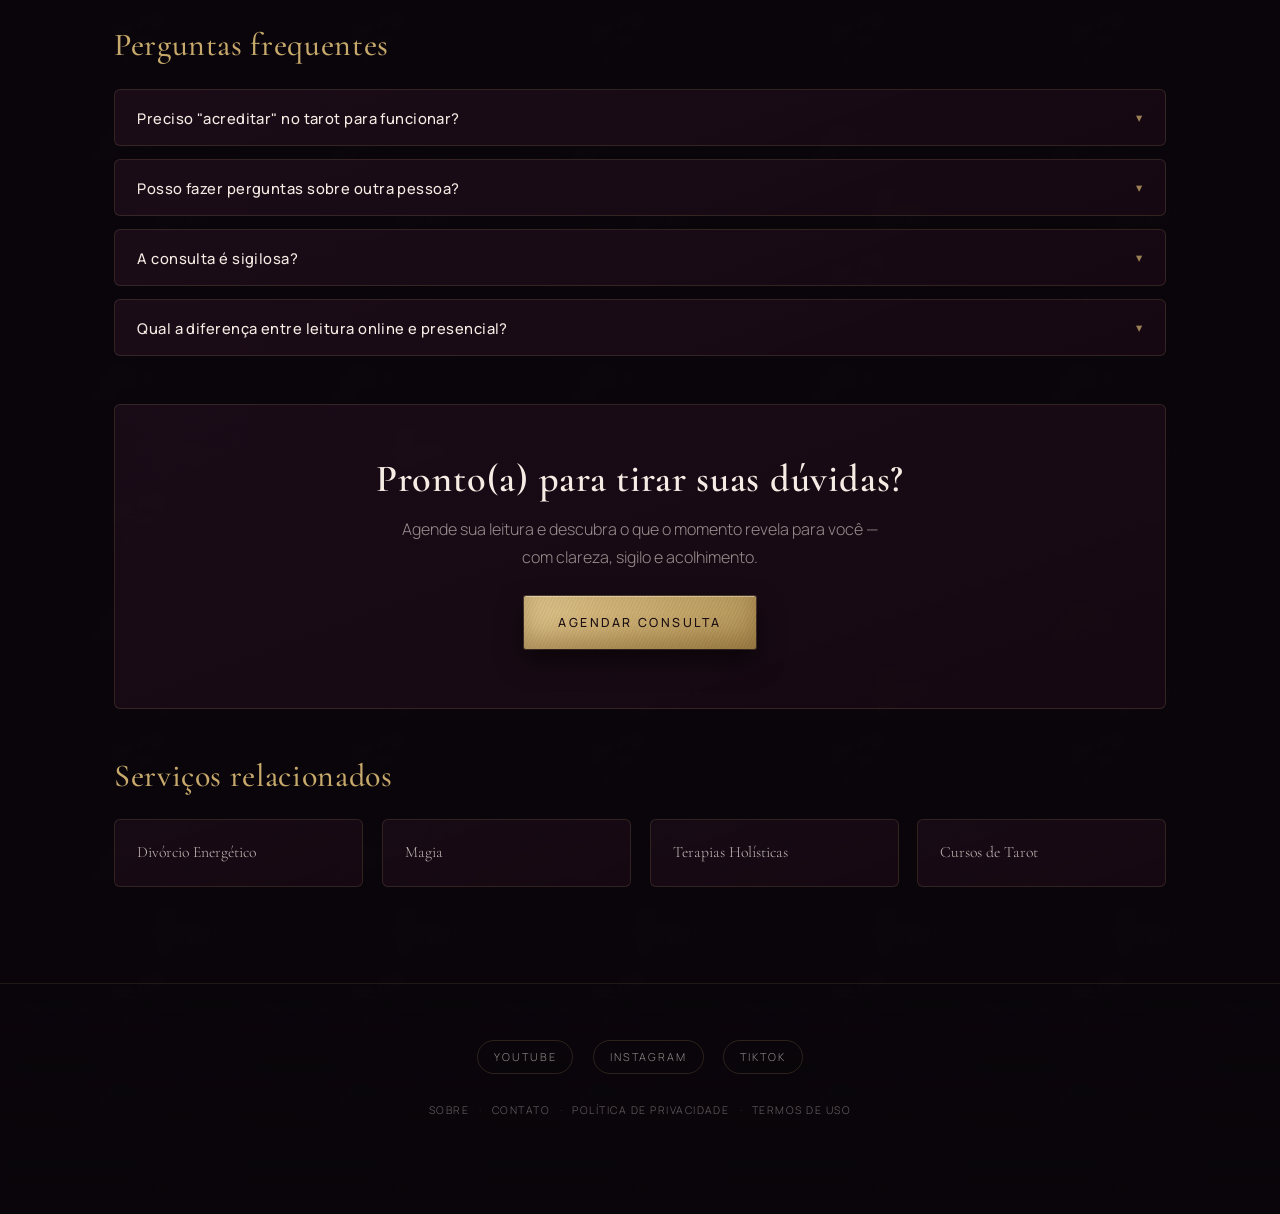
<file: tarot.html>
<!DOCTYPE html>
<html lang="pt-BR">
<head>
<meta charset="UTF-8">
<meta name="viewport" content="width=device-width, initial-scale=1.0">
<meta name="description" content="Leituras de Tarot e oráculos com escuta profunda. Conheça modalidades, valores e tire dúvidas antes de agendar sua consulta com a Bruxinha.">
<title>Tarot • Bruxinha</title>
<link rel="icon" type="image/svg+xml" href="data:image/svg+xml,<svg xmlns='http://www.w3.org/2000/svg' viewBox='0 0 100 100'><text y='0.9em' font-size='90' fill='%23C7A96B'>✦</text></svg>">
<link rel="preconnect" href="https://fonts.googleapis.com">
<link rel="preconnect" href="https://fonts.gstatic.com" crossorigin>
<link href="https://fonts.googleapis.com/css2?family=Cormorant+Garamond:ital,wght@0,400;0,500;0,600;0,700;1,400;1,500&family=Manrope:wght@300;400;500;600;700&display=swap" rel="stylesheet">
<link rel="stylesheet" href="style.css">
</head>
<body>
<a class="skip-link" href="#conteudo">Pular para o conteúdo</a>

<header class="navbar">
  <div class="container">
    <a class="logo" href="index.html"><span class="sigla">✦</span> Bruxinha</a>
    <nav>
      <a href="index.html#sobre">Comunidade</a>
      <a href="index.html#servicos">Serviços</a>
      <a href="index.html#agendamento">Agendamento</a>
      <a href="sobre.html">Sobre</a>
      <a href="contato.html">Contato</a>
    </nav>
  </div>
</header>

<section class="page-hero">
  <div class="container">
    <span class="eyebrow">Tarot &amp; Oráculos</span>
    <h1>Tarot</h1>
    <p>Se você chegou até aqui, talvez esteja passando por um momento de dúvida, indecisão ou mudança — e quer entender melhor o que está vivendo. Este guia foi feito para explicar tudo o que você precisa saber antes de agendar sua primeira leitura.</p>
    <a href="index.html#agendamento" class="btn-primary">Agendar leitura</a>
  </div>
</section>

<div class="moon-divider" aria-hidden="true">
  <span class="nova"></span><span class="crescente"></span><span class="cheia"></span><span class="minguante"></span><span class="nova"></span>
</div>

<main class="container" id="conteudo">
  <nav class="breadcrumb">
    <a href="index.html">Início</a> › <a href="index.html#servicos">Serviços</a> › Tarot
  </nav>

  <h2 class="secao-titulo">O que é o Tarot?</h2>
  <p class="artigo-lead">O tarot é um conjunto de 78 cartas dividido em dois grandes grupos: os <strong>Arcanos Maiores</strong> (22 cartas) e os <strong>Arcanos Menores</strong> (56 cartas). Ele existe há séculos e é usado como ferramenta de <strong>autoconhecimento e orientação</strong>.</p>

  <div class="bloco">
    <h3>E como as cartas "sabem" sobre mim?</h3>
    <p>Essa é a pergunta mais comum — e a resposta é mais simples do que parece. As cartas não preveem o futuro de forma mágica e determinista. Elas funcionam como um <strong>espelho da sua energia no momento presente</strong>. Quando você embaralha as cartas com uma pergunta ou intenção em mente, você acaba "organizando" suas preocupações, medos e desejos.</p>
    <p>A leitura revela padrões, bloqueios e possibilidades que você talvez não esteja enxergando com clareza. O tarot não tira o seu poder de escolha — pelo contrário, ele <strong>ilumina as opções</strong> para que você decida com mais consciência.</p>
  </div>

  <div class="bloco">
    <h3>O que uma leitura de tarot NÃO é</h3>
    <ul class="lista-checks">
      <li><strong>Não é adivinhação cega</strong> — você não é "vítima do destino"; a leitura mostra tendências, não sentenças.</li>
      <li><strong>Não substitui médicos, psicólogos ou advogados</strong> — é uma ferramenta complementar de orientação.</li>
      <li><strong>Não interfere no livre-arbítrio</strong> — nenhuma consulta "amarra" ou "obriga" alguém a fazer algo.</li>
      <li><strong>Não é religião</strong> — pode ser usada por pessoas de qualquer crença ou por quem não segue nenhuma.</li>
    </ul>
  </div>

  <h2 class="secao-titulo">Para quem é indicado?</h2>
  <div class="grid-2">
    <div class="bloco" style="margin:0;">
      <h3>Faz sentido para você se...</h3>
      <ul class="lista-checks">
        <li>Está em uma encruzilhada e precisa de clareza para decidir.</li>
        <li>Vive um término, um recomeço ou uma mudança grande.</li>
        <li>Sente que está "empacado" e não entende o motivo.</li>
        <li>Quer se conhecer melhor e entender seus padrões emocionais.</li>
        <li>Busca orientação sobre amor, trabalho, finanças ou família.</li>
      </ul>
    </div>
    <div class="bloco" style="margin:0;">
      <h3>Pode não ser para você se...</h3>
      <ul class="lista-checks">
        <li>Você espera respostas prontas e sem precisar participar.</li>
        <li>Busca algo que substitua tratamento médico ou psicológico.</li>
        <li>Quer usar a leitura para controlar ou "prever" outra pessoa.</li>
        <li>Não está aberto(a) a refletir sobre si mesmo(a).</li>
      </ul>
    </div>
  </div>

  <h2 class="secao-titulo">Como funciona uma consulta?</h2>
  <ol class="lista-num">
    <li><strong>Você escolhe a modalidade</strong> — leitura completa online (por vídeo) ou presencial, consulta pontual para uma questão específica, ou um ritual temático como o Templo de Afrodite.</li>
    <li><strong>Você agenda</strong> — escolhe data e horário no site. Em uma consulta online, você recebe o link da chamada de vídeo.</li>
    <li><strong>Durante a leitura</strong> — você pode (e deve) fazer perguntas. As cartas são embaralhadas com a sua intenção e abertas em uma "tiragem". Cada posição tem um significado: passado, presente, futuro, obstáculos, conselhos etc.</li>
    <li><strong>Ao final</strong> — você recebe orientações práticas e um resumo do que foi revelado, para aplicar no seu dia a dia.</li>
  </ol>

  <div class="info-box">
    <p><strong>Dica:</strong> para aproveitar ao máximo, chegue com suas perguntas anotadas. Quanto mais específica a pergunta, mais específica a orientação. Em vez de "vou ficar rico?", tente "o que está bloqueando minha prosperidade neste momento?"</p>
  </div>

  <h2 class="secao-titulo">Áreas que a leitura pode abordar</h2>
  <ul class="lista-checks">
    <li><strong>Amor &amp; relacionamentos</strong> — dinâmica do casal, términos, novos começos, autoconhecimento afetivo.</li>
    <li><strong>Trabalho &amp; carreira</strong> — decisões profissionais, mudanças, propósito, conflitos no ambiente de trabalho.</li>
    <li><strong>Finanças &amp; prosperidade</strong> — bloqueios de dinheiro, oportunidades, mentalidade de abundância.</li>
    <li><strong>Família &amp; relações</strong> — laços familiares, conflitos, reconciliações.</li>
    <li><strong>Saúde &amp; bem-estar</strong> — equilíbrio emocional, energia, hábitos (lembrando que não substitui médico).</li>
    <li><strong>Espiritualidade</strong> — propósito de vida, conexão com o sagrado, evolução pessoal.</li>
  </ul>

  <h2 class="secao-titulo">Valores</h2>
  <div class="tabela-precos">
    <div class="linha">
      <div><span class="nome-sub">Leitura Completa — Online</span><span class="detalhe-sub">Consulta completa por chamada de vídeo, com todas as áreas da vida</span></div>
      <span class="preco-sub">R$ 800,00</span>
    </div>
    <div class="linha">
      <div><span class="nome-sub">Leitura Completa — Presencial</span><span class="detalhe-sub">Duração de 1 hora, com atendimento pessoal</span></div>
      <span class="preco-sub">R$ 350,00</span>
    </div>
    <div class="linha">
      <div><span class="nome-sub">Consulta Pontual</span><span class="detalhe-sub">Para uma questão específica, com tiragem focada</span></div>
      <span class="preco-sub">R$ 300,00</span>
    </div>
    <div class="linha">
      <div><span class="nome-sub">Templo de Afrodite</span><span class="detalhe-sub">30 min · entrega em até 2 dias úteis — ritual temático de amor</span></div>
      <span class="preco-sub">R$ 530,00</span>
    </div>
  </div>

  <h2 class="secao-titulo">Perguntas frequentes</h2>
  <div class="faq-wrap">
    <div class="faq-item card-servico">
      <button class="card-servico-header" data-toggle>Preciso "acreditar" no tarot para funcionar? <span class="chevron">▾</span></button>
      <div class="sub-servicos"><div class="faq-resposta">Não. O tarot funciona como uma ferramenta de reflexão. Mesmo quem chega cético costuma sair com percepções valiosas, porque a leitura estimula um olhar diferente sobre a própria vida.</div></div>
    </div>
    <div class="faq-item card-servico">
      <button class="card-servico-header" data-toggle>Posso fazer perguntas sobre outra pessoa? <span class="chevron">▾</span></button>
      <div class="sub-servicos"><div class="faq-resposta">A leitura é focada em <strong>você</strong>. Podemos falar sobre como você se relaciona com a outra pessoa, mas não fazemos leituras que interfiram no livre-arbítrio de terceiros.</div></div>
    </div>
    <div class="faq-item card-servico">
      <button class="card-servico-header" data-toggle>A consulta é sigilosa? <span class="chevron">▾</span></button>
      <div class="sub-servicos"><div class="faq-resposta">Totalmente. Tudo o que for compartilhado durante a consulta é confidencial, respeitando o código de ética da prática.</div></div>
    </div>
    <div class="faq-item card-servico">
      <button class="card-servico-header" data-toggle="true">Qual a diferença entre leitura online e presencial? <span class="chevron">▾</span></button>
      <div class="sub-servicos"><div class="faq-resposta">O conteúdo é o mesmo. A leitura online acontece por chamada de vídeo — prática para quem mora em outra cidade ou prefere o conforto de casa. A presencial oferece o contato pessoal e o ambiente do atendimento.</div></div>
    </div>
  </div>

  <div class="cta-final">
    <h2>Pronto(a) para tirar suas dúvidas?</h2>
    <p>Agende sua leitura e descubra o que o momento revela para você — com clareza, sigilo e acolhimento.</p>
    <a href="index.html#agendamento" class="btn-primary">Agendar consulta</a>
  </div>

  <h2 class="secao-titulo">Serviços relacionados</h2>
  <div class="relacionados-grid">
    <a href="divorcio-energetico.html" class="relacionado-card">Divórcio Energético</a>
    <a href="magia.html" class="relacionado-card">Magia</a>
    <a href="terapias-holisticas.html" class="relacionado-card">Terapias Holísticas</a>
    <a href="cursos.html" class="relacionado-card">Cursos de Tarot</a>
  </div>
</main>

<footer>
  <div class="footer-socials">
    <a href="https://youtube.com/@bruxinhateresaferrini?si=0c1Y6rR1ePp9T1QN" target="_blank" rel="noopener">YouTube</a>
    <a href="https://www.instagram.com/bruxinhateresaferrini?igsh=dTQxaHF5ZGYxZDV3" target="_blank" rel="noopener">Instagram</a>
    <a href="https://www.tiktok.com/" target="_blank" rel="noopener">TikTok</a>
  </div>
  <div class="footer-socials" style="margin-top: -0.4rem;">
    <a href="sobre.html">Sobre</a>
    <a href="contato.html">Contato</a>
    <a href="privacidade.html">Política de Privacidade</a>
    <a href="termos.html">Termos de Uso</a>
  </div>
  <div class="container" style="padding: 0;">
    &copy; <span id="ano"></span> Bruxinha — Tarot, Magia &amp; Terapias Holísticas. Todos os direitos reservados.
  </div>
</footer>

<script src="script.js" defer></script>
</body>
</html>
</file>
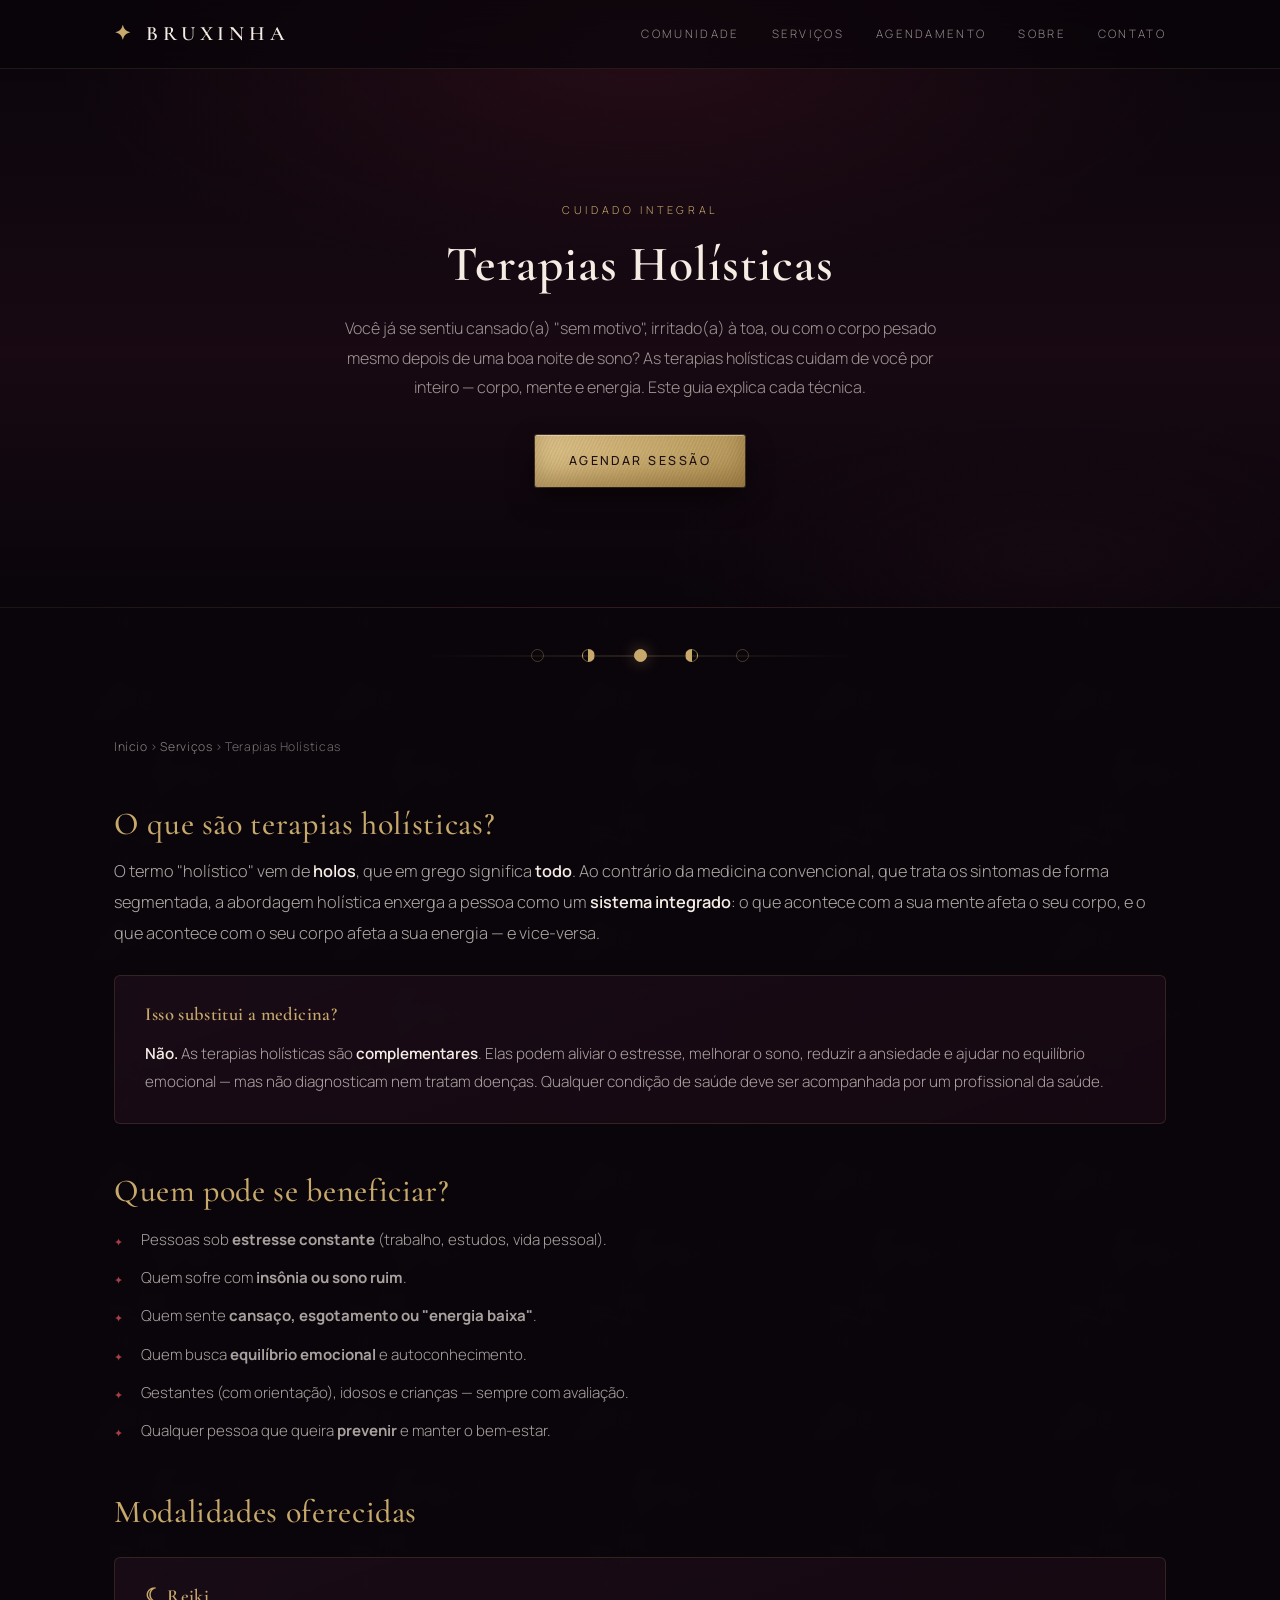
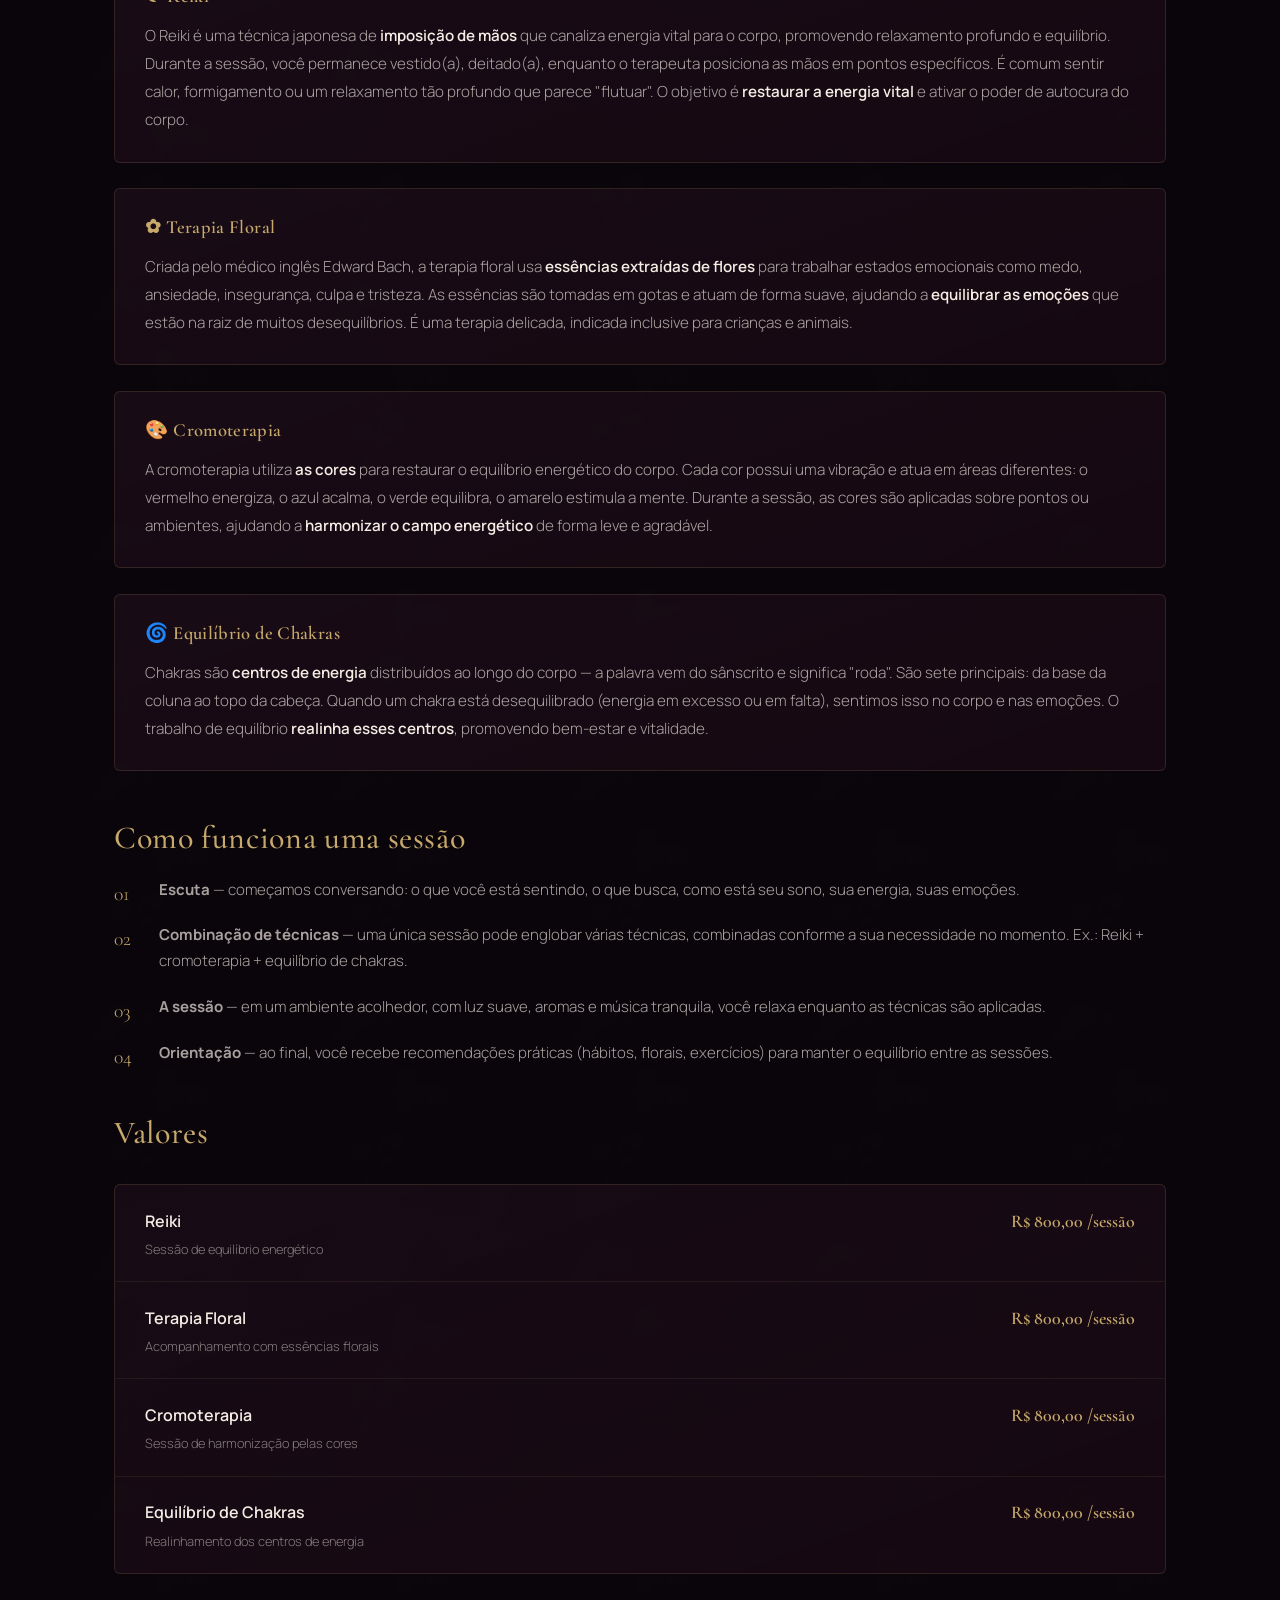
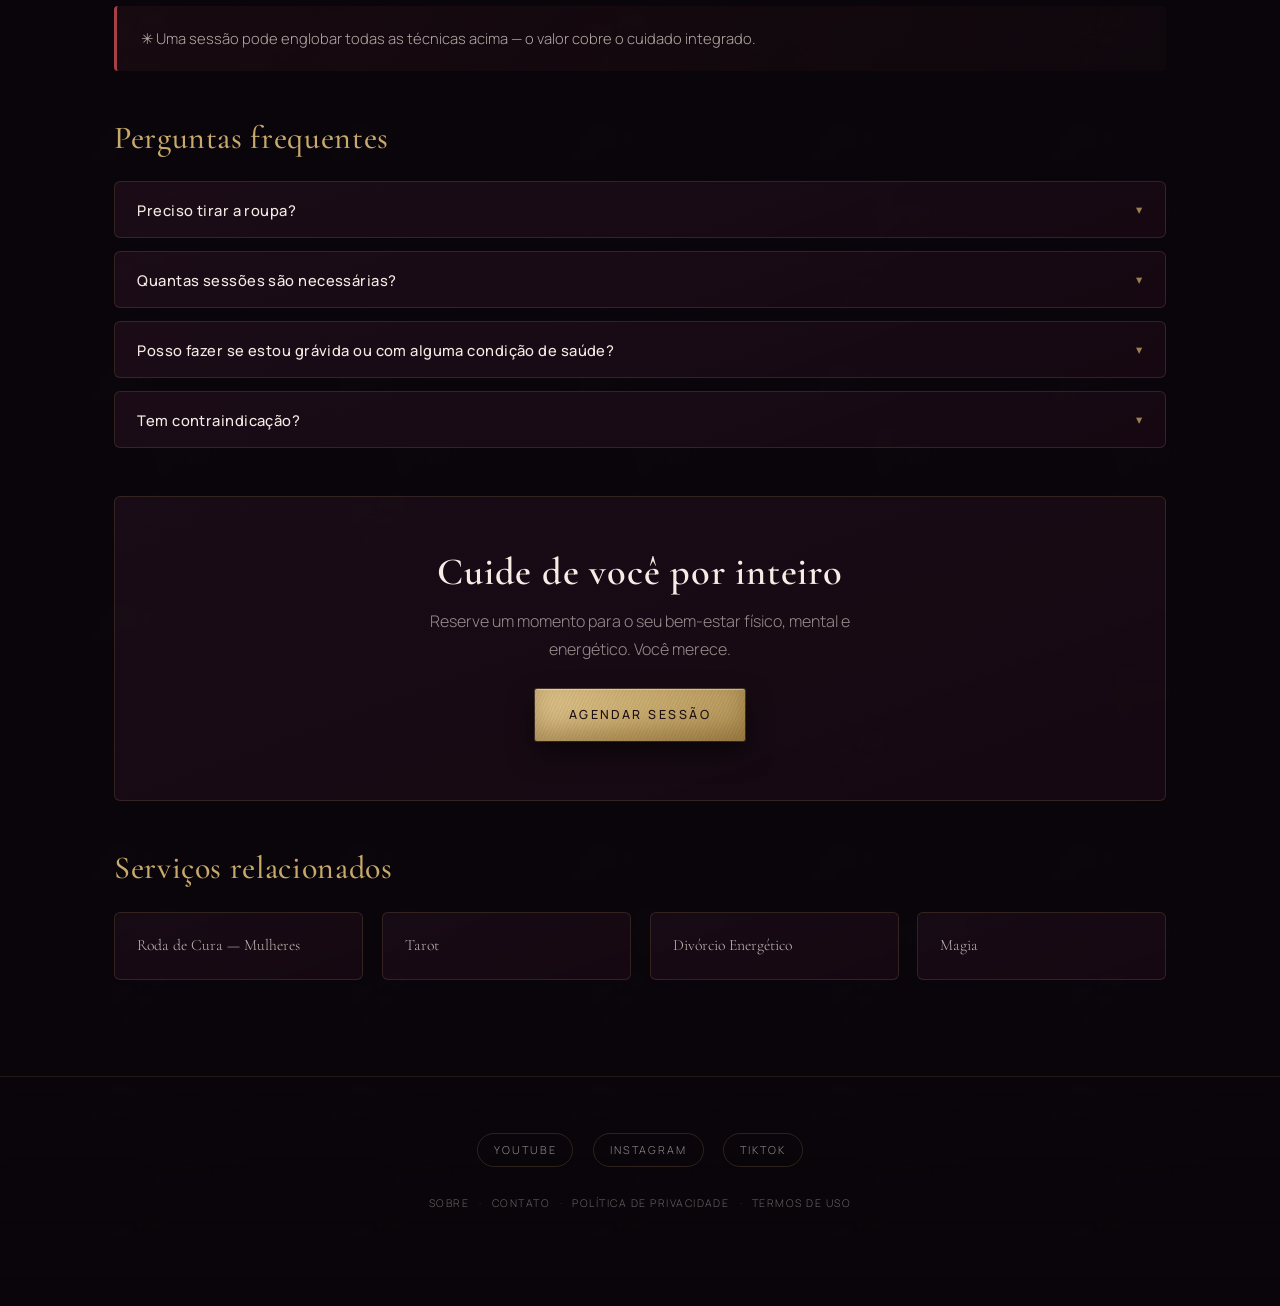
<file: terapias-holisticas.html>
<!DOCTYPE html>
<html lang="pt-BR">
<head>
<meta charset="UTF-8">
<meta name="viewport" content="width=device-width, initial-scale=1.0">
<meta name="description" content="Reiki, terapia floral, cromoterapia e equilíbrio de chakras. Terapias holísticas para cuidar do corpo, da mente e da energia. Agende sua sessão.">
<title>Terapias Holísticas • Bruxinha</title>
<link rel="icon" type="image/svg+xml" href="data:image/svg+xml,<svg xmlns='http://www.w3.org/2000/svg' viewBox='0 0 100 100'><text y='0.9em' font-size='90' fill='%23C7A96B'>✦</text></svg>">
<link rel="preconnect" href="https://fonts.googleapis.com">
<link rel="preconnect" href="https://fonts.gstatic.com" crossorigin>
<link href="https://fonts.googleapis.com/css2?family=Cormorant+Garamond:ital,wght@0,400;0,500;0,600;0,700;1,400;1,500&family=Manrope:wght@300;400;500;600;700&display=swap" rel="stylesheet">
<link rel="stylesheet" href="style.css">
</head>
<body>
<a class="skip-link" href="#conteudo">Pular para o conteúdo</a>

<header class="navbar">
  <div class="container">
    <a class="logo" href="index.html"><span class="sigla">✦</span> Bruxinha</a>
    <nav>
      <a href="index.html#sobre">Comunidade</a>
      <a href="index.html#servicos">Serviços</a>
      <a href="index.html#agendamento">Agendamento</a>
      <a href="sobre.html">Sobre</a>
      <a href="contato.html">Contato</a>
    </nav>
  </div>
</header>

<section class="page-hero">
  <div class="container">
    <span class="eyebrow">Cuidado Integral</span>
    <h1>Terapias Holísticas</h1>
    <p>Você já se sentiu cansado(a) "sem motivo", irritado(a) à toa, ou com o corpo pesado mesmo depois de uma boa noite de sono? As terapias holísticas cuidam de você por inteiro — corpo, mente e energia. Este guia explica cada técnica.</p>
    <a href="index.html#agendamento" class="btn-primary">Agendar sessão</a>
  </div>
</section>

<div class="moon-divider" aria-hidden="true">
  <span class="nova"></span><span class="crescente"></span><span class="cheia"></span><span class="minguante"></span><span class="nova"></span>
</div>

<main class="container" id="conteudo">
  <nav class="breadcrumb">
    <a href="index.html">Início</a> › <a href="index.html#servicos">Serviços</a> › Terapias Holísticas
  </nav>

  <h2 class="secao-titulo">O que são terapias holísticas?</h2>
  <p class="artigo-lead">O termo "holístico" vem de <strong>holos</strong>, que em grego significa <strong>todo</strong>. Ao contrário da medicina convencional, que trata os sintomas de forma segmentada, a abordagem holística enxerga a pessoa como um <strong>sistema integrado</strong>: o que acontece com a sua mente afeta o seu corpo, e o que acontece com o seu corpo afeta a sua energia — e vice-versa.</p>

  <div class="bloco">
    <h3>Isso substitui a medicina?</h3>
    <p><strong>Não.</strong> As terapias holísticas são <strong>complementares</strong>. Elas podem aliviar o estresse, melhorar o sono, reduzir a ansiedade e ajudar no equilíbrio emocional — mas não diagnosticam nem tratam doenças. Qualquer condição de saúde deve ser acompanhada por um profissional da saúde.</p>
  </div>

  <h2 class="secao-titulo">Quem pode se beneficiar?</h2>
  <ul class="lista-checks">
    <li>Pessoas sob <strong>estresse constante</strong> (trabalho, estudos, vida pessoal).</li>
    <li>Quem sofre com <strong>insônia ou sono ruim</strong>.</li>
    <li>Quem sente <strong>cansaço, esgotamento ou "energia baixa"</strong>.</li>
    <li>Quem busca <strong>equilíbrio emocional</strong> e autoconhecimento.</li>
    <li>Gestantes (com orientação), idosos e crianças — sempre com avaliação.</li>
    <li>Qualquer pessoa que queira <strong>prevenir</strong> e manter o bem-estar.</li>
  </ul>

  <h2 class="secao-titulo">Modalidades oferecidas</h2>

  <div class="bloco">
    <h3>☾ Reiki</h3>
    <p>O Reiki é uma técnica japonesa de <strong>imposição de mãos</strong> que canaliza energia vital para o corpo, promovendo relaxamento profundo e equilíbrio. Durante a sessão, você permanece vestido(a), deitado(a), enquanto o terapeuta posiciona as mãos em pontos específicos. É comum sentir calor, formigamento ou um relaxamento tão profundo que parece "flutuar". O objetivo é <strong>restaurar a energia vital</strong> e ativar o poder de autocura do corpo.</p>
  </div>

  <div class="bloco">
    <h3>✿ Terapia Floral</h3>
    <p>Criada pelo médico inglês Edward Bach, a terapia floral usa <strong>essências extraídas de flores</strong> para trabalhar estados emocionais como medo, ansiedade, insegurança, culpa e tristeza. As essências são tomadas em gotas e atuam de forma suave, ajudando a <strong>equilibrar as emoções</strong> que estão na raiz de muitos desequilíbrios. É uma terapia delicada, indicada inclusive para crianças e animais.</p>
  </div>

  <div class="bloco">
    <h3>🎨 Cromoterapia</h3>
    <p>A cromoterapia utiliza <strong>as cores</strong> para restaurar o equilíbrio energético do corpo. Cada cor possui uma vibração e atua em áreas diferentes: o vermelho energiza, o azul acalma, o verde equilibra, o amarelo estimula a mente. Durante a sessão, as cores são aplicadas sobre pontos ou ambientes, ajudando a <strong>harmonizar o campo energético</strong> de forma leve e agradável.</p>
  </div>

  <div class="bloco">
    <h3>🌀 Equilíbrio de Chakras</h3>
    <p>Chakras são <strong>centros de energia</strong> distribuídos ao longo do corpo — a palavra vem do sânscrito e significa "roda". São sete principais: da base da coluna ao topo da cabeça. Quando um chakra está desequilibrado (energia em excesso ou em falta), sentimos isso no corpo e nas emoções. O trabalho de equilíbrio <strong>realinha esses centros</strong>, promovendo bem-estar e vitalidade.</p>
  </div>

  <h2 class="secao-titulo">Como funciona uma sessão</h2>
  <ol class="lista-num">
    <li><strong>Escuta</strong> — começamos conversando: o que você está sentindo, o que busca, como está seu sono, sua energia, suas emoções.</li>
    <li><strong>Combinação de técnicas</strong> — uma única sessão pode englobar várias técnicas, combinadas conforme a sua necessidade no momento. Ex.: Reiki + cromoterapia + equilíbrio de chakras.</li>
    <li><strong>A sessão</strong> — em um ambiente acolhedor, com luz suave, aromas e música tranquila, você relaxa enquanto as técnicas são aplicadas.</li>
    <li><strong>Orientação</strong> — ao final, você recebe recomendações práticas (hábitos, florais, exercícios) para manter o equilíbrio entre as sessões.</li>
  </ol>

  <h2 class="secao-titulo">Valores</h2>
  <div class="tabela-precos">
    <div class="linha"><div><span class="nome-sub">Reiki</span><span class="detalhe-sub">Sessão de equilíbrio energético</span></div><span class="preco-sub">R$ 800,00 /sessão</span></div>
    <div class="linha"><div><span class="nome-sub">Terapia Floral</span><span class="detalhe-sub">Acompanhamento com essências florais</span></div><span class="preco-sub">R$ 800,00 /sessão</span></div>
    <div class="linha"><div><span class="nome-sub">Cromoterapia</span><span class="detalhe-sub">Sessão de harmonização pelas cores</span></div><span class="preco-sub">R$ 800,00 /sessão</span></div>
    <div class="linha"><div><span class="nome-sub">Equilíbrio de Chakras</span><span class="detalhe-sub">Realinhamento dos centros de energia</span></div><span class="preco-sub">R$ 800,00 /sessão</span></div>
  </div>
  <div class="info-box">
    <p>✳ Uma sessão pode englobar todas as técnicas acima — o valor cobre o cuidado integrado.</p>
  </div>

  <h2 class="secao-titulo">Perguntas frequentes</h2>
  <div class="faq-wrap">
    <div class="faq-item card-servico">
      <button class="card-servico-header" data-toggle>Preciso tirar a roupa? <span class="chevron">▾</span></button>
      <div class="sub-servicos"><div class="faq-resposta"><strong>Não.</strong> As sessões são realizadas com você totalmente vestido(a), deitado(a) em uma maca, em ambiente privado e seguro.</div></div>
    </div>
    <div class="faq-item card-servico">
      <button class="card-servico-header" data-toggle>Quantas sessões são necessárias? <span class="chevron">▾</span></button>
      <div class="sub-servicos"><div class="faq-resposta">Depende do objetivo. Algumas pessoas sentem alívio já na primeira sessão; para mudanças mais profundas, o ideal é um acompanhamento com algumas sessões. Isso é definido na conversa inicial.</div></div>
    </div>
    <div class="faq-item card-servico">
      <button class="card-servico-header" data-toggle>Posso fazer se estou grávida ou com alguma condição de saúde? <span class="chevron">▾</span></button>
      <div class="sub-servicos"><div class="faq-resposta">Na maioria dos casos, sim — com as devidas adaptações. É fundamental <strong>informar qualquer condição de saúde ou gravidez</strong> antes da sessão, e sempre manter o acompanhamento médico.</div></div>
    </div>
    <div class="faq-item card-servico">
      <button class="card-servico-header" data-toggle>Tem contraindicação? <span class="chevron">▾</span></button>
      <div class="sub-servicos"><div class="faq-resposta">As terapias são seguras e suaves, mas não substituem tratamento médico. Em casos de doença aguda, sintomas persistentes ou suspeita de qualquer condição, o primeiro passo é sempre o médico.</div></div>
    </div>
  </div>

  <div class="cta-final">
    <h2>Cuide de você por inteiro</h2>
    <p>Reserve um momento para o seu bem-estar físico, mental e energético. Você merece.</p>
    <a href="index.html#agendamento" class="btn-primary">Agendar sessão</a>
  </div>

  <h2 class="secao-titulo">Serviços relacionados</h2>
  <div class="relacionados-grid">
    <a href="roda-de-cura-mulheres.html" class="relacionado-card">Roda de Cura — Mulheres</a>
    <a href="tarot.html" class="relacionado-card">Tarot</a>
    <a href="divorcio-energetico.html" class="relacionado-card">Divórcio Energético</a>
    <a href="magia.html" class="relacionado-card">Magia</a>
  </div>
</main>

<footer>
  <div class="footer-socials">
    <a href="https://youtube.com/@bruxinhateresaferrini?si=0c1Y6rR1ePp9T1QN" target="_blank" rel="noopener">YouTube</a>
    <a href="https://www.instagram.com/bruxinhateresaferrini?igsh=dTQxaHF5ZGYxZDV3" target="_blank" rel="noopener">Instagram</a>
    <a href="https://www.tiktok.com/" target="_blank" rel="noopener">TikTok</a>
  </div>
  <div class="footer-socials" style="margin-top: -0.4rem;">
    <a href="sobre.html">Sobre</a>
    <a href="contato.html">Contato</a>
    <a href="privacidade.html">Política de Privacidade</a>
    <a href="termos.html">Termos de Uso</a>
  </div>
  <div class="container" style="padding: 0;">
    &copy; <span id="ano"></span> Bruxinha — Tarot, Magia &amp; Terapias Holísticas. Todos os direitos reservados.
  </div>
</footer>

<script src="script.js" defer></script>
</body>
</html>
</file>
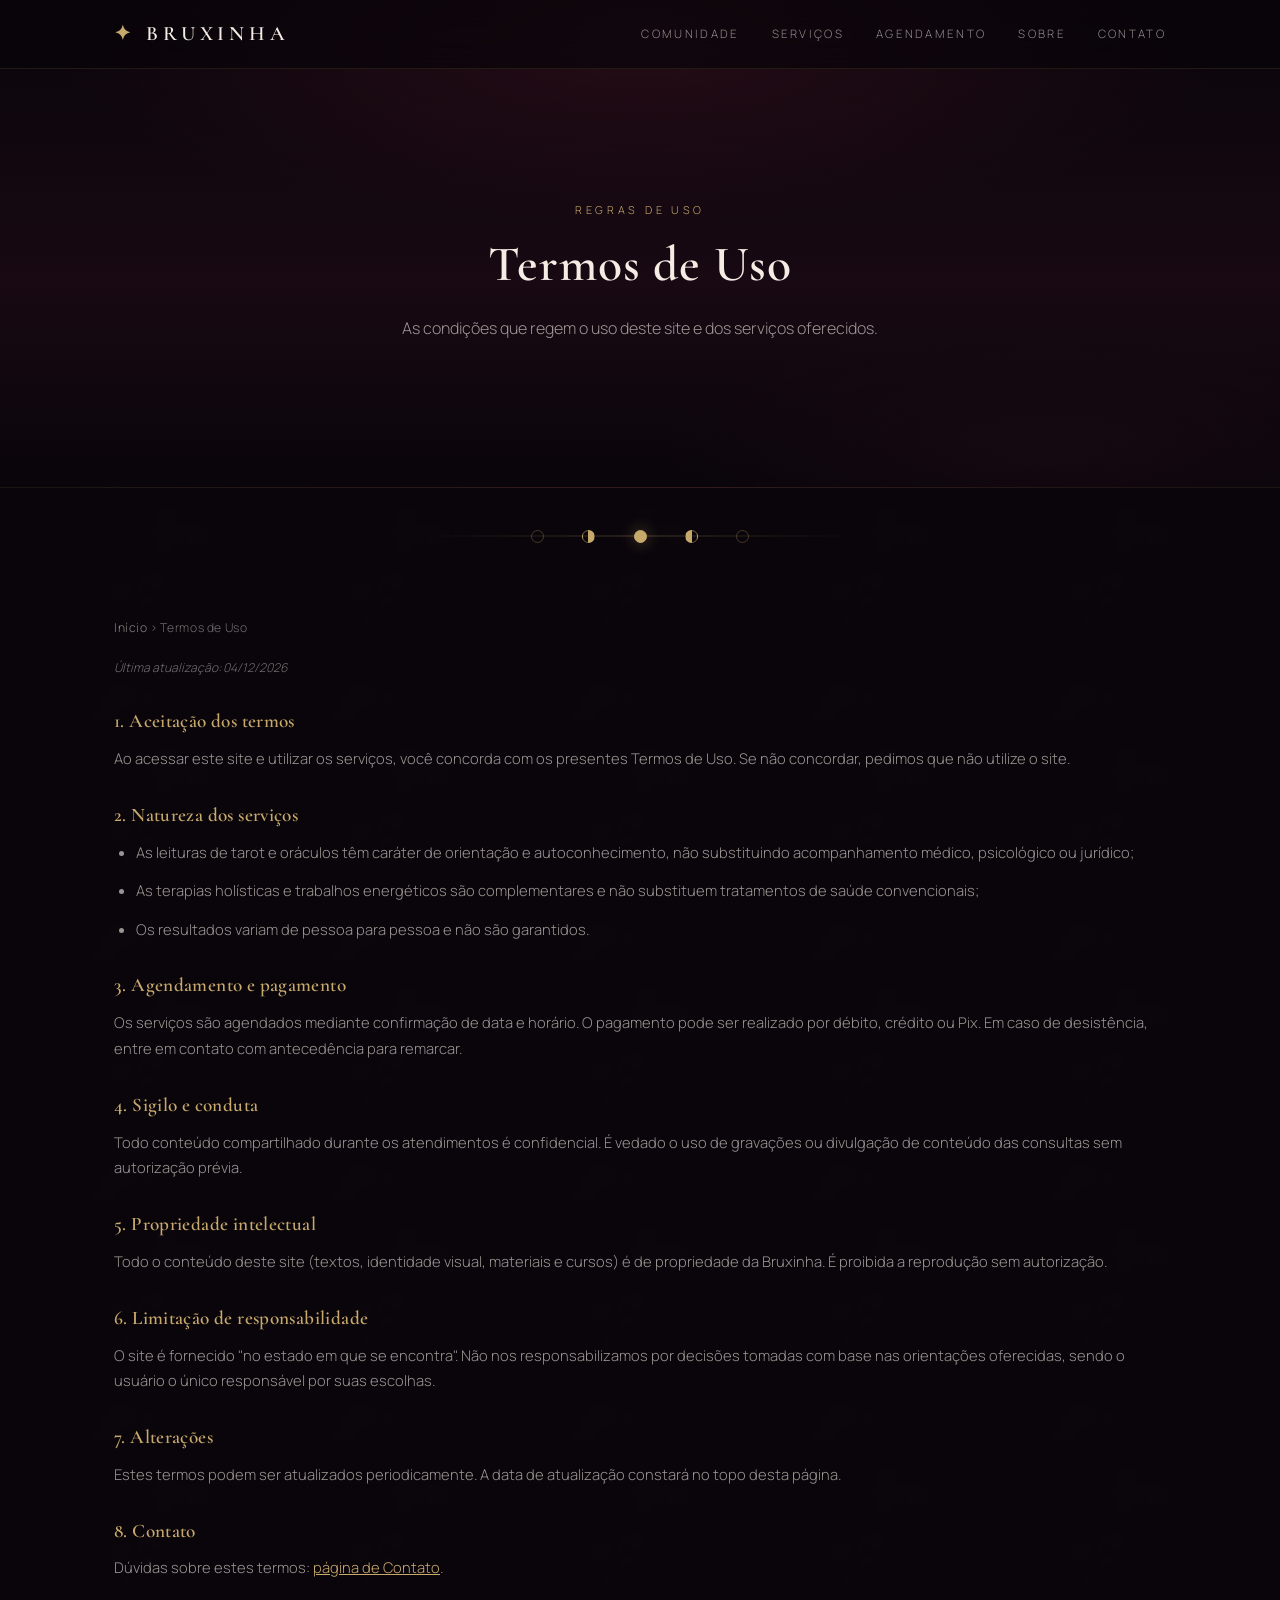
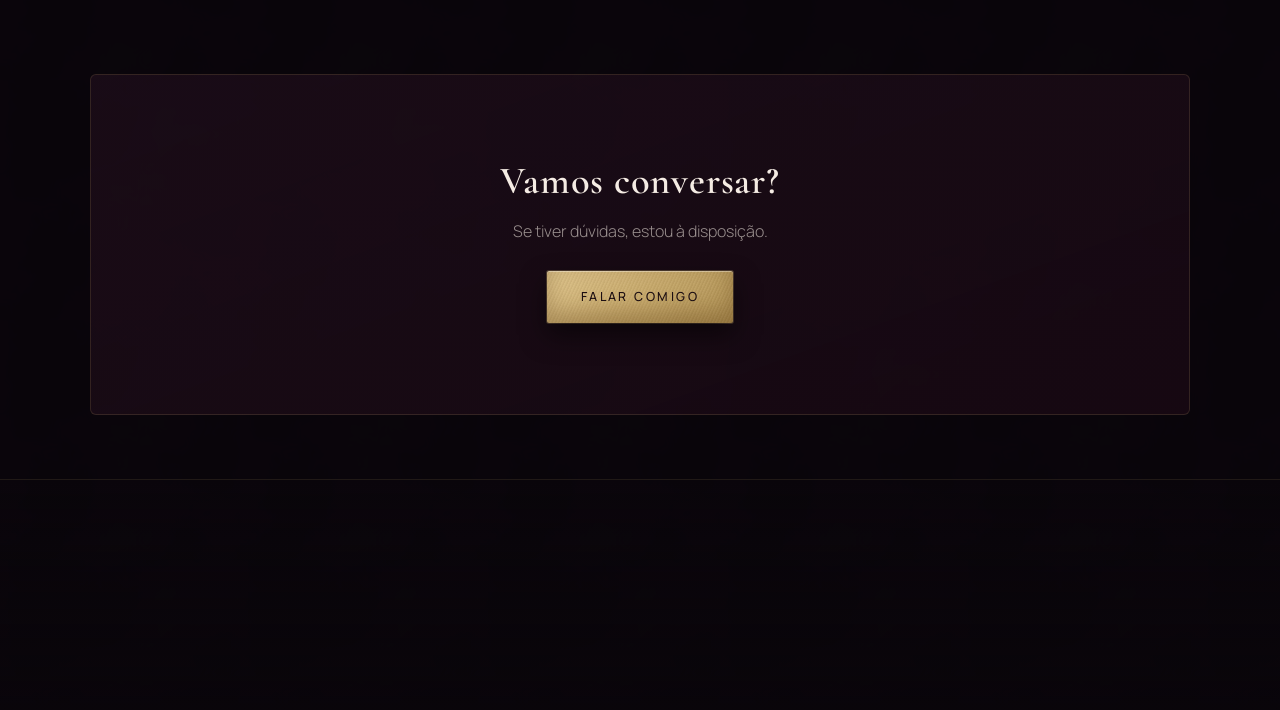
<file: termos.html>
<!DOCTYPE html>
<html lang="pt-BR">
<head>
<meta charset="UTF-8">
<meta name="viewport" content="width=device-width, initial-scale=1.0">
<meta name="description" content="Termos de Uso do site Bruxinha: condições que regem o uso do site e dos serviços de tarot, terapias, cursos e trabalhos energéticos.">
<title>Termos de Uso • Bruxinha</title>
<link rel="icon" type="image/svg+xml" href="data:image/svg+xml,<svg xmlns='http://www.w3.org/2000/svg' viewBox='0 0 100 100'><text y='0.9em' font-size='90' fill='%23C7A96B'>✦</text></svg>">
<link rel="preconnect" href="https://fonts.googleapis.com">
<link rel="preconnect" href="https://fonts.gstatic.com" crossorigin>
<link href="https://fonts.googleapis.com/css2?family=Cormorant+Garamond:ital,wght@0,400;0,500;0,600;0,700;1,400;1,500&family=Manrope:wght@300;400;500;600;700&display=swap" rel="stylesheet">
<link rel="stylesheet" href="style.css">
</head>
<body>
<a class="skip-link" href="#conteudo">Pular para o conteúdo</a>

<header class="navbar">
  <div class="container">
    <a class="logo" href="index.html"><span class="sigla">✦</span> Bruxinha</a>
    <nav>
      <a href="index.html#sobre">Comunidade</a>
      <a href="index.html#servicos">Serviços</a>
      <a href="index.html#agendamento">Agendamento</a>
      <a href="sobre.html">Sobre</a>
      <a href="contato.html">Contato</a>
    </nav>
  </div>
</header>

<section class="page-hero">
  <div class="container">
    <span class="eyebrow">Regras de uso</span>
    <h1>Termos de Uso</h1>
    <p>As condições que regem o uso deste site e dos serviços oferecidos.</p>
  </div>
</section>

<div class="moon-divider" aria-hidden="true">
  <span class="nova"></span><span class="crescente"></span><span class="cheia"></span><span class="minguante"></span><span class="nova"></span>
</div>

<main class="container legal" id="conteudo">
  <nav class="breadcrumb">
    <a href="index.html">Início</a> › Termos de Uso
  </nav>

  <span class="atualizado">Última atualização: <span class="data-atualizacao"></span></span>

  <h2>1. Aceitação dos termos</h2>
  <p>Ao acessar este site e utilizar os serviços, você concorda com os presentes Termos de Uso. Se não concordar, pedimos que não utilize o site.</p>

  <h2>2. Natureza dos serviços</h2>
  <ul>
    <li>As leituras de tarot e oráculos têm caráter de orientação e autoconhecimento, não substituindo acompanhamento médico, psicológico ou jurídico;</li>
    <li>As terapias holísticas e trabalhos energéticos são complementares e não substituem tratamentos de saúde convencionais;</li>
    <li>Os resultados variam de pessoa para pessoa e não são garantidos.</li>
  </ul>

  <h2>3. Agendamento e pagamento</h2>
  <p>Os serviços são agendados mediante confirmação de data e horário. O pagamento pode ser realizado por débito, crédito ou Pix. Em caso de desistência, entre em contato com antecedência para remarcar.</p>

  <h2>4. Sigilo e conduta</h2>
  <p>Todo conteúdo compartilhado durante os atendimentos é confidencial. É vedado o uso de gravações ou divulgação de conteúdo das consultas sem autorização prévia.</p>

  <h2>5. Propriedade intelectual</h2>
  <p>Todo o conteúdo deste site (textos, identidade visual, materiais e cursos) é de propriedade da Bruxinha. É proibida a reprodução sem autorização.</p>

  <h2>6. Limitação de responsabilidade</h2>
  <p>O site é fornecido "no estado em que se encontra". Não nos responsabilizamos por decisões tomadas com base nas orientações oferecidas, sendo o usuário o único responsável por suas escolhas.</p>

  <h2>7. Alterações</h2>
  <p>Estes termos podem ser atualizados periodicamente. A data de atualização constará no topo desta página.</p>

  <h2>8. Contato</h2>
  <p>Dúvidas sobre estes termos: <a href="contato.html" style="color:var(--gold);">página de Contato</a>.</p>
</main>

<section class="cta-final">
  <div class="container">
    <h2>Vamos conversar?</h2>
    <p>Se tiver dúvidas, estou à disposição.</p>
    <a href="contato.html" class="btn-primary">Falar comigo</a>
  </div>
</section>

<footer>
  <div class="footer-socials">
    <a href="https://youtube.com/@bruxinhateresaferrini?si=0c1Y6rR1ePp9T1QN" target="_blank" rel="noopener">YouTube</a>
    <a href="https://www.instagram.com/bruxinhateresaferrini?igsh=dTQxaHF5ZGYxZDV3" target="_blank" rel="noopener">Instagram</a>
    <a href="https://www.tiktok.com/" target="_blank" rel="noopener">TikTok</a>
  </div>
  <div class="footer-socials" style="margin-top: -0.4rem;">
    <a href="sobre.html">Sobre</a>
    <a href="contato.html">Contato</a>
    <a href="privacidade.html">Política de Privacidade</a>
    <a href="termos.html">Termos de Uso</a>
  </div>
  <div class="container" style="padding: 0;">
    &copy; <span id="ano"></span> Bruxinha — Tarot, Magia &amp; Terapias Holísticas. Todos os direitos reservados.
  </div>
</footer>

<script src="script.js" defer></script>
</body>
</html>
</file>
<file: style.css>
/* ============================================================
   BRUXINHA — Identidade
   ------------------------------------------------------------
   Preto profundo, vinho, bordô, vermelho queimado, terracota,
   marfim e dourado envelhecido como joia.
   Tipografia: Cormorant Garamond (títulos) + Manrope (textos).
   Atmosfera: templo silencioso — presença, ritual, contemplação.
   ============================================================ */

/* ---------- RESET ---------- */
* { margin: 0; padding: 0; box-sizing: border-box; }

/* ---------- VARIÁVEIS ---------- */
:root {
  --bg-deep: #09050A;
  --bg-wine: #180913;
  --bg-bordeaux: #2A0D18;
  --bg-plum: #24111F;
  --burnt: #A53F48;
  --terracotta: #C6655A;
  --ivory: #F5ECE4;
  --gold: #C7A96B;
  --primary: #2A0D18;
  --accent: #A53F48;
  --text-muted: #9d8e9c;
  --text-soft: rgba(245, 236, 228, 0.66);
  --hairline: rgba(199, 169, 107, 0.22);
  --font-heading: 'Cormorant Garamond', Georgia, 'Times New Roman', serif;
  --font-body: 'Manrope', 'Segoe UI', system-ui, sans-serif;
  --ease-slow: cubic-bezier(0.22, 1, 0.36, 1);
}

/* ---------- BASE ---------- */
html { scroll-behavior: smooth; background-color: var(--bg-deep); }
body::before {
  content: "";
  position: fixed;
  inset: 0;
  pointer-events: none;
  background: radial-gradient(circle at top, rgba(199, 169, 107, 0.045), transparent 48%);
  z-index: -1;
}

body {
  background-color: var(--bg-deep);
  color: var(--ivory);
  font-family: var(--font-body);
  font-weight: 300;
  line-height: 1.75;
  -webkit-font-smoothing: antialiased;
  text-rendering: optimizeLegibility;
  overflow-x: hidden;
  /* papel artesanal — imperceptível, remover aparência digital */
  background-image: url("data:image/svg+xml;utf8,<svg xmlns='http://www.w3.org/2000/svg' width='240' height='240'><filter id='t'><feTurbulence type='fractalNoise' baseFrequency='0.012' numOctaves='4' stitchTiles='stitch'/><feColorMatrix type='saturate' values='0'/><feComponentTransfer><feFuncA type='linear' slope='0.25'/></feComponentTransfer></filter><rect width='240' height='240' filter='url(%23t)'/></svg>");
  background-size: 240px 240px;
  background-blend-mode: overlay;
}

::selection { background: rgba(199, 169, 107, 0.25); color: var(--ivory); }

::-webkit-scrollbar { width: 9px; }
::-webkit-scrollbar-track { background: var(--bg-deep); }
::-webkit-scrollbar-thumb { background: rgba(199, 169, 107, 0.22); border-radius: 8px; }
::-webkit-scrollbar-thumb:hover { background: rgba(199, 169, 107, 0.4); }

section[id],
main[id] { scroll-margin-top: 4.6rem; }

section {
  position: relative;
  isolation: isolate;
}

h1, h2, h3 {
  font-family: var(--font-heading);
  letter-spacing: 0.02em;
  line-height: 1.2;
}

.container {
  max-width: 1100px;
  margin: 0 auto;
  padding: 2rem 1.5rem;
}

/* ============================================================
   ATMOSFERA — camadas de fundo
   ============================================================ */
.atmosfera-fundo {
  position: fixed;
  inset: 0;
  z-index: -1;
  pointer-events: none;
  overflow: hidden;
}

/* Vinheta — escurece as bordas como um ambiente iluminado por velas */
.atmosfera-fundo::after {
  content: "";
  position: absolute;
  inset: 0;
  background:
    radial-gradient(ellipse 90% 75% at 50% 40%, transparent 55%, rgba(4, 2, 5, 0.55) 100%),
    radial-gradient(ellipse 60% 50% at 20% 90%, rgba(24, 9, 19, 0.5), transparent 65%),
    radial-gradient(ellipse 50% 40% at 85% 15%, rgba(36, 17, 31, 0.45), transparent 60%);
}

.canvas-estrelas {
  position: absolute;
  inset: 0;
  width: 100%;
  height: 100%;
}

/* Luz por capítulo — cada seção recebe uma temperatura própria,
   trocada suavemente conforme o usuário entra nela (ver JS:
   ativarLuzPorCapitulo). Não é decoração: é a forma de dar a
   cada "capítulo" da página uma cena de luz diferente, em vez
   de repetir a mesma atmosfera do início ao fim. */
.luz-capitulo {
  position: absolute;
  inset: 0;
  transition: background 2.8s ease;
  pointer-events: none;
}

/* Névoa (muito discreta, movendo-se lentamente) */
.neblina {
  position: absolute;
  inset: -25%;
  filter: blur(70px);
  opacity: 0.5;
}

.neblina::before,
.neblina::after {
  content: "";
  position: absolute;
  border-radius: 50%;
  animation: neblina 28s ease-in-out infinite alternate;
}

.neblina::before {
  width: 60%;
  height: 50%;
  top: 12%;
  left: 4%;
  background: radial-gradient(circle, rgba(165, 63, 72, 0.14), transparent 65%);
}

.neblina::after {
  width: 55%;
  height: 55%;
  bottom: 2%;
  right: 0;
  background: radial-gradient(circle, rgba(199, 169, 107, 0.09), transparent 65%);
  animation-delay: -14s;
}

@keyframes neblina {
  from { transform: translate(0, 0) scale(1); }
  to   { transform: translate(5%, 3%) scale(1.12); }
}

/* Granulado */
.granulado {
  position: fixed;
  inset: 0;
  z-index: 300;
  pointer-events: none;
  opacity: 0.05;
  mix-blend-mode: overlay;
  background-image: url("data:image/svg+xml;utf8,<svg xmlns='http://www.w3.org/2000/svg' width='140' height='140'><filter id='n'><feTurbulence type='fractalNoise' baseFrequency='0.85' numOctaves='2' stitchTiles='stitch'/></filter><rect width='140' height='140' filter='url(%23n)' opacity='0.6'/></svg>");
  background-size: 140px 140px;
}

/* ============================================================
   TIPOGRAFIA DE TÍTULOS
   ============================================================ */
h2 {
  font-weight: 600;
  font-size: clamp(1.7rem, 3vw, 2.4rem);
  color: var(--ivory);
}

.sobre h2,
.servicos h2,
.agendamento h2 {
  text-align: center;
  margin-bottom: 1.4rem;
}

.secao-titulo {
  color: var(--gold);
  font-size: clamp(1.5rem, 2.6vw, 2rem);
  font-weight: 500;
  margin: 3rem 0 0.8rem;
}

.secao-intro {
  text-align: center;
  color: rgba(245, 236, 228, 0.6);
  max-width: 640px;
  margin: -1rem auto 2.6rem;
  font-size: 0.95rem;
  line-height: 1.85;
}

/* O convite do Agendamento — mesma função do .secao-intro, tom
   mais próximo e pessoal: itálico, serifado, cor de vela. */
.secao-intro.convite {
  font-family: var(--font-heading);
  font-style: italic;
  font-size: 1.15rem;
  color: rgba(245, 236, 228, 0.78);
  line-height: 1.7;
}

/* Divisor interno da seção Comunidade — separa o círculo de
   pessoas (depoimentos) da presença digital (números), sem
   quebrar a seção em duas como os moon-dividers fazem entre
   seções inteiras. Um traço breve, quase um respiro. */
.subsecao-divisor {
  display: flex;
  justify-content: center;
  margin: 3.4rem 0 1.2rem;
}

.subsecao-divisor span {
  width: 46px;
  height: 1px;
  background: linear-gradient(90deg, transparent, rgba(199, 169, 107, 0.4), transparent);
}

.subsecao-titulo {
  display: block;
  text-align: center;
  color: var(--gold);
  text-transform: uppercase;
  letter-spacing: 0.3em;
  font-size: 0.7rem;
  margin-bottom: 0.9rem;
}

/* ============================================================
   OBJETOS COM SIGNIFICADO
   ------------------------------------------------------------
   Cada seção que recebe um destes objetos precisa de contexto
   posicional (position: relative) e altura mínima para que o
   SVG absoluto tenha onde respirar sem colidir com o texto.
   São propositalmente discretos — apoiam a leitura da seção em
   vez de competir com ela por atenção. Ocultos no mobile: em
   telas estreitas não há espaço de sobra para um elemento que
   é, por definição, periférico.
   ============================================================ */
.sobre,
.agendamento { position: relative; }

.objeto-simbolico {
  position: absolute;
  top: -0.5rem;
  right: -1rem;
  width: 108px;
  height: auto;
  opacity: 0.55;
  pointer-events: none;
  filter: drop-shadow(0 10px 24px rgba(0, 0, 0, 0.35));
}

/* Espelho — reflexo muito lento, como luz de vela repousando
   sobre um vidro antigo. Nunca brilha o suficiente para parecer
   um destaque; é presença, não protagonismo. */
.espelho-comunidade { animation: respirar 15s ease-in-out infinite; }

.espelho-comunidade .espelho-brilho {
  animation: reflexo-espelho 11s ease-in-out infinite;
}

@keyframes reflexo-espelho {
  0%, 100% { opacity: 0.5; transform: translate(0, 0); }
  50%      { opacity: 0.85; transform: translate(3px, -2px); }
}

/* Pêndulo — oscila menos de 4°, como um pêndulo de fato
   assentando após ser solto: nunca um balanço mecânico e
   simétrico. */
.pendulo-agendamento {
  top: -0.8rem;
  right: -0.6rem;
  width: 68px;
}

.pendulo-oscila {
  transform-origin: 45px 4px;
  animation: oscilar-pendulo 10s ease-in-out infinite;
}

@keyframes oscilar-pendulo {
  0%, 100% { transform: rotate(-2.6deg); }
  50%      { transform: rotate(2.2deg); }
}

@media (max-width: 900px) {
  .objeto-simbolico { display: none; }
}

/* ============================================================
   NAVBAR
   ============================================================ */
.navbar {
  position: fixed;
  top: 0;
  left: 0;
  right: 0;
  z-index: 60;
  background: rgba(9, 5, 10, 0.7);
  backdrop-filter: blur(16px);
  -webkit-backdrop-filter: blur(16px);
  border-bottom: 1px solid rgba(199, 169, 107, 0.12);
  transition: box-shadow 0.6s ease, background 0.6s ease;
}

.navbar .container {
  padding: 1rem 1.5rem;
  display: flex;
  align-items: center;
  justify-content: space-between;
  gap: 1rem;
  flex-wrap: wrap;
}

.navbar .logo {
  font-family: var(--font-heading);
  font-weight: 600;
  font-size: 1.28rem;
  color: var(--ivory);
  letter-spacing: 0.24em;
  text-transform: uppercase;
  text-decoration: none;
}

.navbar .logo .sigla { color: var(--gold); }

.navbar nav {
  display: flex;
  gap: 2rem;
  flex-wrap: wrap;
}

.navbar nav a {
  color: rgba(245, 236, 228, 0.58);
  text-decoration: none;
  font-size: 0.72rem;
  text-transform: uppercase;
  letter-spacing: 0.2em;
  position: relative;
  padding: 0.25rem 0;
  transition: color 0.45s ease;
}

.navbar nav a::after {
  content: "";
  position: absolute;
  left: 0;
  bottom: -2px;
  width: 100%;
  height: 1px;
  background: linear-gradient(90deg, transparent, var(--gold), transparent);
  transform: scaleX(0);
  transform-origin: center;
  transition: transform 0.55s var(--ease-slow);
}

.navbar nav a:hover,
.navbar nav a.ativo { color: var(--gold); }

.navbar nav a:hover::after,
.navbar nav a.ativo::after { transform: scaleX(1); }

/* ============================================================
   SKIP LINK — acessibilidade (usuários de teclado)
   ============================================================ */
.skip-link {
  position: absolute;
  top: -100%;
  left: 1rem;
  z-index: 500;
  background: var(--gold);
  color: #1c0e12;
  padding: 0.7rem 1.3rem;
  font-size: 0.74rem;
  letter-spacing: 0.1em;
  text-transform: uppercase;
  text-decoration: none;
  border-radius: 0 0 4px 4px;
  transition: top 0.35s ease;
}

.skip-link:focus {
  top: 0;
  color: #1c0e12;
}

/* ============================================================
   BOTÕES — objetos físicos
   ============================================================ */
.btn-primary,
.btn-secondary,
.btn-confirmar {
  position: relative;
  display: inline-block;
  padding: 0.95rem 2.1rem;
  border-radius: 2px;
  text-decoration: none;
  font-family: var(--font-body);
  font-weight: 500;
  font-size: 0.78rem;
  letter-spacing: 0.2em;
  text-transform: uppercase;
  cursor: pointer;
  border: none;
  overflow: hidden;
  transition: transform 0.55s var(--ease-slow), box-shadow 0.55s ease, color 0.45s ease, border-color 0.45s ease, background 0.45s ease;
}

.btn-primary,
.btn-confirmar {
  color: #1c0e12;
  background:
    repeating-linear-gradient(115deg,
      rgba(255, 255, 255, 0.04) 0px, rgba(255, 255, 255, 0.04) 1px,
      rgba(0, 0, 0, 0.03) 2px, rgba(0, 0, 0, 0.03) 3px),
    linear-gradient(135deg, #ddc289, var(--gold) 50%, #ae8f52);
  box-shadow:
    inset 0 1px 0 rgba(255, 255, 255, 0.35),
    inset 0 -10px 22px rgba(92, 60, 18, 0.35),
    0 12px 26px rgba(0, 0, 0, 0.5),
    0 0 0 1px rgba(199, 169, 107, 0.3);
}

.btn-primary::after,
.btn-confirmar::after {
  content: "";
  position: absolute;
  inset: 0;
  background: linear-gradient(100deg, transparent 30%, rgba(255, 255, 255, 0.45) 50%, transparent 70%);
  transform: translateX(-160%);
  transition: transform 1.5s cubic-bezier(0.22, 1, 0.36, 1);
}

.btn-primary:hover::after,
.btn-confirmar:hover::after { transform: translateX(160%); }

.btn-primary:hover,
.btn-confirmar:hover {
  transform: translateY(-2px);
  box-shadow:
    inset 0 1px 0 rgba(255, 255, 255, 0.42),
    inset 0 -10px 22px rgba(92, 60, 18, 0.28),
    0 18px 36px rgba(0, 0, 0, 0.55),
    0 0 0 1px rgba(199, 169, 107, 0.55);
}

.btn-secondary {
  color: var(--ivory);
  background: transparent;
  border: 1px solid rgba(199, 169, 107, 0.45);
}

.btn-secondary:hover {
  border-color: var(--gold);
  transform: translateY(-2px);
  box-shadow: 0 0 0 1px rgba(199, 169, 107, 0.3), inset 0 0 28px rgba(199, 169, 107, 0.08);
}

/* ============================================================
   LIMIAR — véu do instante antes de "atravessar a porta"
   ------------------------------------------------------------
   Criado e removido via JS (ver abrirCena()). Cobre a tela por
   um instante e se dissolve enquanto a cena acende — não é uma
   tela de carregamento técnica, é uma pausa antes da revelação.
   pointer-events: none garante que nunca bloqueia um clique,
   mesmo antes de terminar de sumir.
   ============================================================ */
.limiar {
  position: fixed;
  inset: 0;
  z-index: 999;
  background: var(--bg-deep);
  pointer-events: none;
  opacity: 1;
  transition: opacity 1.7s var(--ease-slow);
}

.limiar.dissolvido { opacity: 0; }

/* ============================================================
   HERO — composição ritualística
   ============================================================ */
.hero {
  position: relative;
  min-height: 100vh;
  display: flex;
  align-items: center;
  overflow: hidden;
  background:
    radial-gradient(ellipse 80% 60% at 72% 28%, rgba(42, 13, 24, 0.85), transparent 62%),
    radial-gradient(ellipse 60% 50% at 15% 85%, rgba(24, 9, 19, 0.85), transparent 60%),
    linear-gradient(180deg, var(--bg-deep) 0%, var(--bg-wine) 45%, var(--bg-deep) 100%);
}

.hero-content {
  position: relative;
  display: flex;
  align-items: center;
  justify-content: space-between;
  gap: 2.5rem;
  flex-wrap: wrap;
  width: 100%;
  padding-top: 4rem;
}

.hero-text { flex: 1; min-width: 300px; }

.badge {
  display: inline-block;
  font-size: 0.66rem;
  letter-spacing: 0.32em;
  text-transform: uppercase;
  color: var(--gold);
  border: 1px solid rgba(199, 169, 107, 0.4);
  padding: 0.42rem 1.1rem;
  margin-bottom: 1.8rem;
  position: relative;
}

.badge::before,
.badge::after {
  content: "✦";
  position: absolute;
  top: 50%;
  transform: translateY(-50%);
  font-size: 0.42rem;
  color: var(--terracotta);
}

.badge::before { left: -0.95rem; }
.badge::after  { right: -0.95rem; }

.hero-text h1 {
  font-size: clamp(2.4rem, 5vw, 3.7rem);
  font-weight: 600;
  line-height: 1.1;
  margin: 0 0 1.4rem;
  color: var(--ivory);
}

.hero-text h1 .ouro {
  color: var(--gold);
  font-style: italic;
  font-weight: 500;
}

.hero-text p {
  color: rgba(245, 236, 228, 0.65);
  max-width: 480px;
  line-height: 1.9;
  margin-bottom: 1.3rem;
}

.hero-meta {
  display: flex;
  flex-wrap: wrap;
  gap: 0.6rem;
  margin-bottom: 0.9rem;
}

.hero-meta span {
  border: 1px solid rgba(199, 169, 107, 0.24);
  padding: 0.35rem 0.7rem;
  border-radius: 999px;
  font-size: 0.68rem;
  letter-spacing: 0.2em;
  text-transform: uppercase;
  color: rgba(245, 236, 228, 0.7);
}

.hero-legend {
  color: var(--gold);
  font-family: var(--font-heading);
  font-style: italic;
  font-size: 0.95rem;
  margin-bottom: 1.9rem;
}

.hero-cta { display: flex; gap: 1.1rem; flex-wrap: wrap; }

.scroll-hint {
  display: flex;
  align-items: center;
  gap: 0.75rem;
  margin-top: 2rem;
  color: rgba(245, 236, 228, 0.45);
  font-size: 0.68rem;
  letter-spacing: 0.23em;
  text-transform: uppercase;
}

.scroll-hint i {
  width: 34px;
  height: 1px;
  background: linear-gradient(90deg, rgba(199, 169, 107, 0.55), transparent);
  display: inline-block;
}

/* ---------- Composição ritual ---------- */
.hero-ritual {
  position: relative;
  width: min(440px, 88vw);
  height: 520px;
  flex-shrink: 0;
}

.hero-ritual::before {
  content: "";
  position: absolute;
  inset: 8% 6% 4% 10%;
  background: radial-gradient(circle at 50% 55%, rgba(199, 169, 107, 0.1), rgba(165, 63, 72, 0.06) 45%, transparent 72%);
  filter: blur(22px);
  animation: respirar 9s ease-in-out infinite;
}

@keyframes respirar {
  0%, 100% { opacity: 0.85; transform: scale(0.99); }
  50%      { opacity: 1;    transform: scale(1.01); }
}

/* Constelação */
.constelacao {
  position: absolute;
  inset: 0;
  width: 100%;
  height: 100%;
  opacity: 0;
  transition: opacity 3.5s ease;
}

.constelacao.visivel { opacity: 1; }

.constelacao .linhas line {
  stroke: rgba(199, 169, 107, 0.12);
  stroke-width: 0.45;
}

.constelacao .pontos circle {
  fill: rgba(245, 236, 228, 0.5);
  animation: piscar-estrela 7s ease-in-out infinite;
}

.constelacao .pontos circle:nth-child(2n) { animation-delay: -3.1s; }
.constelacao .pontos circle:nth-child(3n) { animation-delay: -5.4s; }
.constelacao .pontos circle:nth-child(5n) { animation-duration: 11s; }

@keyframes piscar-estrela {
  0%, 100% { opacity: 0.55; }
  50%      { opacity: 1; }
}

/* Lua crescente — oscila menos de 1° */
.lua {
  position: absolute;
  top: 5%;
  right: 7%;
  width: 118px;
  height: 118px;
  filter: drop-shadow(0 0 30px rgba(245, 236, 228, 0.2));
  animation: oscilar 12s ease-in-out infinite;
}

@keyframes oscilar {
  0%, 100% { transform: rotate(-0.8deg) translateY(0); }
  50%      { transform: rotate(0.8deg) translateY(-5px); }
}

/* Carta de tarot — perspectiva 3D */
.carta-tarot {
  position: absolute;
  left: 3%;
  bottom: 10%;
  width: 172px;
  height: 264px;
  z-index: 3;
  transform-style: preserve-3d;
  transition: transform 0.18s ease-out;
  filter: drop-shadow(0 30px 60px rgba(0, 0, 0, 0.7));
}

/* respiração sutil: 100% → 100.4% → 100% em ~18s */
.carta-respiro {
  position: absolute;
  inset: 0;
  animation: respirar-carta 18s ease-in-out infinite;
}

@keyframes respirar-carta {
  0%, 100% { transform: scale(1) translateY(0); }
  50%      { transform: scale(1.004) translateY(-1.5px); }
}

.carta-frente {
  position: absolute;
  inset: 0;
  border-radius: 10px 9px 11px 9px;
  transform: translateZ(26px);
  background:
    radial-gradient(circle at 30% 18%, rgba(245, 236, 228, 0.08), transparent 58%),
    linear-gradient(158deg, var(--bg-bordeaux), var(--bg-plum) 55%, var(--bg-wine));
  border: 1px solid rgba(199, 169, 107, 0.4);
  box-shadow:
    inset 0 0 0 1px rgba(199, 169, 107, 0.08),
    inset 0 0 70px rgba(9, 5, 10, 0.65),
    0 34px 64px rgba(0, 0, 0, 0.6);
  overflow: hidden;
}

/* Carta ilustrada — imagem ocupa toda a superfície da carta */
.carta-frente .carta-img {
  position: absolute;
  inset: 0;
  width: 100%;
  height: 100%;
  object-fit: cover;
  display: block;
}

/* textura de papel fino + imperfeições das bordas */
.carta-frente::after {
  content: "";
  position: absolute;
  inset: 0;
  border-radius: inherit;
  background-image: url("data:image/svg+xml;utf8,<svg xmlns='http://www.w3.org/2000/svg' width='160' height='160'><filter id='p'><feTurbulence type='fractalNoise' baseFrequency='0.9' numOctaves='2' stitchTiles='stitch'/></filter><rect width='160' height='160' filter='url(%23p)' opacity='0.5'/></svg>");
  background-size: 160px 160px;
  opacity: 0.055;
  mix-blend-mode: overlay;
  pointer-events: none;
}

.carta-frente::before {
  content: "";
  position: absolute;
  inset: 8px;
  border: 1px solid rgba(199, 169, 107, 0.18);
  border-radius: 6px;
}

.carta-simbolo {
  font-size: 2.1rem;
  color: var(--gold);
  opacity: 0.92;
  line-height: 1;
  text-shadow: 0 0 12px rgba(199, 169, 107, 0.3);
}

.carta-nome {
  font-family: var(--font-heading);
  font-size: 0.82rem;
  letter-spacing: 0.34em;
  text-transform: uppercase;
  color: var(--ivory);
}

.carta-rodape {
  font-size: 0.6rem;
  color: var(--terracotta);
  letter-spacing: 0.3em;
}

/* Luz ambiente quente — sem objeto visível como fonte; só o
   calor que continua banhando a carta, como se
   viesse de algo fora de quadro. */
.luz-ambiente {
  position: absolute;
  right: 4%;
  bottom: -22%;
  width: 480px;
  height: 480px;
  z-index: 5;
  pointer-events: none;
  background:
    radial-gradient(circle, rgba(199, 169, 107, 0.22) 0%, rgba(198, 101, 90, 0.08) 32%, transparent 70%);
  filter: blur(28px);
  mix-blend-mode: screen;
  opacity: 0.9;
  animation: respirar-luz 7s ease-in-out infinite;
  will-change: opacity;
}

@keyframes respirar-luz {
  0%, 100% { transform: scale(0.995); }
  50%      { transform: scale(1.012); }
}

/* Estrela que cruza lentamente o fundo ao entrar */
.estrela-cadente {
  position: absolute;
  top: 11%;
  left: 14%;
  width: 130px;
  height: 1px;
  background: linear-gradient(90deg, transparent, rgba(245, 236, 228, 0.85));
  border-radius: 2px;
  opacity: 0;
  transform: rotate(-20deg);
  z-index: 4;
}

.estrela-cadente::after {
  content: "";
  position: absolute;
  right: -5px;
  top: -2px;
  width: 5px;
  height: 5px;
  border-radius: 50%;
  background: var(--ivory);
  box-shadow: 0 0 14px 3px rgba(245, 236, 228, 0.6);
}

body.carregado .estrela-cadente {
  animation: cruzar 7s ease-out 2.2s 1 both;
}

@keyframes cruzar {
  0%   { opacity: 0; transform: translateX(-50px) rotate(-20deg); }
  10%  { opacity: 1; }
  55%  { opacity: 0.85; }
  100% { opacity: 0; transform: translateX(140px) rotate(-20deg); }
}

/* ============================================================
   DIVISOR DE FASES — linha alquímica
   ============================================================ */
.moon-divider {
  display: flex;
  justify-content: center;
  align-items: center;
  gap: 2.4rem;
  padding: 2.6rem 1.5rem;
  position: relative;
}

.moon-divider::before {
  content: "";
  position: absolute;
  top: 50%;
  left: 50%;
  transform: translate(-50%, -50%);
  width: min(430px, 68%);
  height: 1px;
  background: linear-gradient(90deg, transparent, rgba(199, 169, 107, 0.32), transparent);
}

.moon-divider span {
  position: relative;
  width: 13px;
  height: 13px;
  border-radius: 50%;
  background: transparent;
  border: 1px solid rgba(199, 169, 107, 0.45);
}

.moon-divider span.cheia {
  background: var(--gold);
  border-color: var(--gold);
  box-shadow: 0 0 16px rgba(199, 169, 107, 0.45);
}

.moon-divider span.crescente {
  background: linear-gradient(90deg, transparent 50%, var(--gold) 50%);
  border-color: rgba(199, 169, 107, 0.5);
}

.moon-divider span.minguante {
  background: linear-gradient(270deg, transparent 50%, var(--gold) 50%);
  border-color: rgba(199, 169, 107, 0.5);
}

.moon-divider span.nova { border-color: rgba(199, 169, 107, 0.3); }

/* Divisor final — a lua nova ao encerrar, ecoando a lua crescente
   que abriu a página. Um ponto central recebe um brilho quase
   imperceptível, como o rescaldo de uma vela recém-apagada. */
.moon-divider-final { margin-top: 1rem; }

.moon-divider-final .destaque-final {
  box-shadow: 0 0 10px rgba(199, 169, 107, 0.18);
  animation: rescaldo 8s ease-in-out infinite;
}

@keyframes rescaldo {
  0%, 100% { opacity: 0.55; }
  50%      { opacity: 0.9; }
}

.footer-despedida {
  font-family: var(--font-heading);
  font-style: italic;
  font-size: 1.05rem;
  color: rgba(245, 236, 228, 0.5);
  text-align: center;
  margin-bottom: 2.2rem;
  letter-spacing: 0.02em;
}

/* ============================================================
   RITUAL INTRO
   ============================================================ */
.ritual-intro {
  display: grid;
  gap: 2rem;
  padding-top: 2rem;
  padding-bottom: 2rem;
}

.ritual-intro-copy {
  max-width: 720px;
  margin: 0 auto;
  text-align: center;
}

.ritual-intro-copy h2 {
  margin-bottom: 1rem;
}

.ritual-intro-copy p {
  color: rgba(245, 236, 228, 0.64);
  line-height: 1.9;
}

.ritual-sequence {
  display: grid;
  grid-template-columns: repeat(auto-fit, minmax(220px, 1fr));
  gap: 1rem;
}

.ritual-step {
  background: linear-gradient(160deg, rgba(36, 17, 31, 0.5), rgba(24, 9, 19, 0.85));
  border: 1px solid rgba(199, 169, 107, 0.16);
  border-radius: 8px;
  padding: 1.4rem;
  min-height: 180px;
}

.ritual-step__index {
  display: inline-block;
  color: var(--gold);
  font-size: 0.72rem;
  letter-spacing: 0.3em;
  text-transform: uppercase;
  margin-bottom: 0.8rem;
}

.ritual-step h3 {
  font-size: 1.12rem;
  margin-bottom: 0.5rem;
  color: var(--ivory);
}

.ritual-step p {
  color: rgba(245, 236, 228, 0.62);
  font-size: 0.9rem;
  line-height: 1.75;
}

.presence-intro {
  max-width: 760px;
  margin: 0 auto 2rem;
  text-align: center;
}

.presence-intro h2 {
  margin-bottom: 0.8rem;
}

.eyebrow {
  color: var(--gold);
  text-transform: uppercase;
  letter-spacing: 0.3em;
  font-size: 0.68rem;
  margin-bottom: 0.9rem;
}

/* ============================================================
   COMUNIDADE — presença digital + depoimentos
   ============================================================ */
.social-grid {
  display: grid;
  grid-template-columns: repeat(auto-fit, minmax(220px, 1fr));
  gap: 1.5rem;
  margin-bottom: 2.5rem;
}

.social-card {
  background: linear-gradient(160deg, rgba(36, 17, 31, 0.55), rgba(24, 9, 19, 0.85));
  border: 1px solid rgba(199, 169, 107, 0.15);
  border-radius: 6px;
  padding: 1.8rem 1.4rem;
  text-align: center;
  transition: transform 0.6s var(--ease-slow), border-color 0.6s ease, box-shadow 0.6s ease;
}

.social-card:hover {
  transform: translateY(-3px) scale(1.01);
  border-color: rgba(199, 169, 107, 0.4);
  box-shadow: 0 16px 38px rgba(0, 0, 0, 0.45);
}

.social-card .numero {
  font-family: var(--font-heading);
  font-size: 2rem;
  font-weight: 600;
  color: var(--gold);
  display: block;
  transition: color 0.6s ease;
}

.social-card .rede {
  text-transform: uppercase;
  letter-spacing: 0.16em;
  font-size: 0.66rem;
  color: rgba(245, 236, 228, 0.55);
  display: block;
  margin-top: 0.4rem;
}

.video-grid {
  display: grid;
  grid-template-columns: repeat(auto-fit, minmax(240px, 1fr));
  gap: 1.5rem;
}

/* ============================================================
   CARDS DE VÍDEO — artefatos expostos, não thumbnails genéricos
   ------------------------------------------------------------
   Três problemas do estado anterior: (1) os três cards eram
   visualmente idênticos, (2) o ícone de play era um botão de UI
   comum, (3) nada sinalizava "objeto" — só "elemento clicável".
   As molduras de canto citam a linguagem de uma vitrine de museu
   (o rótulo que emoldura a peça, não a preenche); o brilho
   contido no ícone o trata como algo iluminado, não um controle
   de player de vídeo.
   ============================================================ */
.video-placeholder {
  position: relative;
  aspect-ratio: 9 / 12;
  background:
    radial-gradient(circle at 50% 28%, rgba(199, 169, 107, 0.08), transparent 62%),
    linear-gradient(165deg, rgba(36, 17, 31, 0.7), rgba(24, 9, 19, 0.9));
  border: 1px solid rgba(199, 169, 107, 0.18);
  border-radius: 6px;
  display: flex;
  align-items: center;
  justify-content: center;
  flex-direction: column;
  gap: 0.8rem;
  color: rgba(245, 236, 228, 0.55);
  font-size: 0.82rem;
  text-align: center;
  padding: 1rem;
  cursor: pointer;
  transition: transform 0.6s var(--ease-slow), border-color 0.6s ease, box-shadow 0.6s ease;
}

/* Cada peça da vitrine com uma temperatura levemente própria —
   evita que os três cards leiam como cópias do mesmo objeto. */
.video-placeholder:nth-child(2) {
  background:
    radial-gradient(circle at 50% 28%, rgba(165, 63, 72, 0.1), transparent 62%),
    linear-gradient(165deg, rgba(36, 17, 31, 0.7), rgba(24, 9, 19, 0.9));
}

.video-placeholder:nth-child(3) {
  background:
    radial-gradient(circle at 50% 28%, rgba(199, 169, 107, 0.11), transparent 62%),
    linear-gradient(165deg, rgba(42, 13, 24, 0.6), rgba(24, 9, 19, 0.92));
}

/* Molduras de canto — aparecem contidas, se abrem levemente no
   hover, como uma vitrine que reage à aproximação. */
.video-placeholder::before,
.video-placeholder::after {
  content: "";
  position: absolute;
  width: 15px;
  height: 15px;
  border: 1px solid rgba(199, 169, 107, 0.32);
  opacity: 0.7;
  pointer-events: none;
  transition: opacity 0.6s ease, width 0.6s var(--ease-slow), height 0.6s var(--ease-slow);
}

.video-placeholder::before {
  top: 11px;
  left: 11px;
  border-right: none;
  border-bottom: none;
}

.video-placeholder::after {
  bottom: 11px;
  right: 11px;
  border-left: none;
  border-top: none;
}

.video-placeholder:hover::before,
.video-placeholder:focus-visible::before,
.video-placeholder:hover::after,
.video-placeholder:focus-visible::after {
  opacity: 1;
  width: 21px;
  height: 21px;
}

.video-placeholder:hover,
.video-placeholder:focus-visible {
  transform: translateY(-3px) scale(1.01);
  border-color: rgba(199, 169, 107, 0.45);
  box-shadow: 0 16px 38px rgba(0, 0, 0, 0.45);
  outline: none;
}

.video-placeholder .play {
  width: 48px;
  height: 48px;
  border-radius: 50%;
  border: 1px solid rgba(199, 169, 107, 0.5);
  display: flex;
  align-items: center;
  justify-content: center;
  color: var(--gold);
  font-size: 0.78rem;
  /* brilho contido em repouso — trata o ícone como algo aceso,
     não como um botão de play comum */
  box-shadow: 0 0 12px rgba(199, 169, 107, 0.14);
  transition: background 0.4s ease, color 0.4s ease, transform 0.6s var(--ease-slow), box-shadow 0.6s ease;
}

.video-placeholder:hover .play {
  background: rgba(199, 169, 107, 0.12);
  transform: scale(1.05);
  box-shadow: 0 0 26px rgba(199, 169, 107, 0.38);
}

.status-em-breve {
  font-size: 0.62rem;
  color: rgba(199, 169, 107, 0.75);
  border: 1px solid rgba(199, 169, 107, 0.3);
  padding: 0.12rem 0.5rem;
  border-radius: 20px;
  margin-left: 0.4rem;
  letter-spacing: 0.05em;
}

/* Depoimentos — um círculo de pessoas */
.depoimentos-grid {
  display: grid;
  grid-template-columns: repeat(auto-fit, minmax(260px, 1fr));
  gap: 1.5rem;
  margin-top: 2.6rem;
}

.depoimento {
  position: relative;
  background: linear-gradient(160deg, rgba(36, 17, 31, 0.6), rgba(24, 9, 19, 0.88));
  border: 1px solid rgba(199, 169, 107, 0.16);
  border-radius: 6px;
  padding: 2rem 1.7rem 1.6rem;
  transition: border-color 0.6s ease, transform 0.6s var(--ease-slow), box-shadow 0.6s ease;
}

.depoimento:hover {
  border-color: rgba(199, 169, 107, 0.4);
  transform: translateY(-3px) scale(1.01);
  box-shadow: 0 18px 42px rgba(0, 0, 0, 0.5);
}

.depoimento .aspas {
  font-family: var(--font-heading);
  font-size: 3.4rem;
  line-height: 0.5;
  color: rgba(199, 169, 107, 0.5);
  display: block;
  margin-bottom: 1.1rem;
}

.depoimento blockquote {
  color: rgba(245, 236, 228, 0.75);
  font-size: 0.93rem;
  font-style: italic;
  line-height: 1.85;
  border: none;
}

.depoimento .autor {
  display: block;
  margin-top: 1.3rem;
  color: var(--gold);
  font-size: 0.66rem;
  text-transform: uppercase;
  letter-spacing: 0.22em;
}

/* ============================================================
   SERVIÇOS — pequenos rituais
   ============================================================ */
.cards-grid {
  display: grid;
  grid-template-columns: repeat(auto-fit, minmax(280px, 1fr));
  gap: 1.5rem;
}

/* Lista de serviços em coluna única (accordion) */
#lista-servicos { grid-template-columns: 1fr; }

.card-servico {
  position: relative;
  background: linear-gradient(160deg, rgba(36, 17, 31, 0.65), rgba(24, 9, 19, 0.88));
  border: 1px solid rgba(199, 169, 107, 0.16);
  border-radius: 6px;
  overflow: hidden;
  transition: transform 0.6s var(--ease-slow), border-color 0.6s ease, box-shadow 0.6s ease;
}

.card-servico:hover {
  border-color: rgba(199, 169, 107, 0.38);
  box-shadow: 0 22px 46px rgba(0, 0, 0, 0.5), inset 0 1px 0 rgba(199, 169, 107, 0.1);
  transform: translateY(-2px) scale(1.005);
}

.card-servico.destaque { border-color: rgba(165, 63, 72, 0.55); }

.card-servico-header {
  width: 100%;
  background: none;
  border: none;
  color: var(--ivory);
  padding: 1.7rem 1.9rem;
  display: flex;
  align-items: center;
  justify-content: space-between;
  cursor: pointer;
  text-align: left;
  font-family: var(--font-heading);
  font-weight: 600;
  font-size: 1.3rem;
  letter-spacing: 0.03em;
}

.card-servico-header .chevron {
  color: var(--gold);
  font-size: 0.78rem;
  opacity: 0.75;
  transition: transform 0.5s var(--ease-slow);
}

.card-servico.aberto .chevron { transform: rotate(180deg); }

/* Símbolo do serviço — apagado por padrão, como um objeto no
   escuro. Ao abrir o card, ele "acende": ganha cor, um brilho
   contido (nunca glow exagerado) e um respiro muito sutil,
   ecoando a mesma linguagem da chama do Hero. A luz aqui marca
   qual ritual está ativo — não é decoração, é orientação. */
.simbolo-servico {
  display: inline-block;
  color: rgba(245, 236, 228, 0.4);
  margin-right: 0.3rem;
  transition: color 0.9s ease, text-shadow 0.9s ease;
}

.card-servico.aberto .simbolo-servico {
  color: var(--gold);
  text-shadow: 0 0 14px rgba(199, 169, 107, 0.5);
  animation: respiro-simbolo 6s ease-in-out infinite;
}

@keyframes respiro-simbolo {
  0%, 100% { text-shadow: 0 0 10px rgba(199, 169, 107, 0.35); }
  50%      { text-shadow: 0 0 18px rgba(199, 169, 107, 0.6); }
}

.card-servico .nota {
  display: block;
  font-family: var(--font-body);
  font-size: 0.76rem;
  color: rgba(245, 236, 228, 0.5);
  font-weight: 400;
  margin-top: 0.3rem;
  letter-spacing: 0;
  text-transform: none;
}

.sub-servicos {
  max-height: 0;
  overflow: hidden;
  transition: max-height 0.6s var(--ease-slow);
}

.card-servico.aberto .sub-servicos { max-height: 1400px; }

/* Conteúdo revelado, não "expandido": cada linha emerge da
   penumbra com seu próprio tempo — como itens de um ritual sendo
   nomeados um a um, não uma caixa que estica. O atraso cresce a
   cada item para que o olho acompanhe a ordem, e só existe quando
   o card está aberto (fechado, tudo aguarda em silêncio em vez de
   "recolher" de forma abrupta). */
.sub-item,
.aviso-magia,
.ver-mais {
  opacity: 0;
  transform: translateY(8px);
  transition: opacity 0.5s ease, transform 0.5s var(--ease-slow);
  transition-delay: 0s;
}

.card-servico.aberto .sub-item,
.card-servico.aberto .aviso-magia,
.card-servico.aberto .ver-mais {
  opacity: 1;
  transform: none;
}

.card-servico.aberto .sub-item:nth-of-type(1) { transition-delay: 0.08s; }
.card-servico.aberto .sub-item:nth-of-type(2) { transition-delay: 0.16s; }
.card-servico.aberto .sub-item:nth-of-type(3) { transition-delay: 0.24s; }
.card-servico.aberto .sub-item:nth-of-type(4) { transition-delay: 0.32s; }
.card-servico.aberto .aviso-magia { transition-delay: 0.38s; }
.card-servico.aberto .ver-mais { transition-delay: 0.44s; }

.sub-item {
  padding: 1.1rem 1.9rem;
  border-top: 1px solid rgba(199, 169, 107, 0.1);
  display: flex;
  justify-content: space-between;
  align-items: baseline;
  gap: 1rem;
  flex-wrap: wrap;
  transition: background 0.4s ease, opacity 0.5s ease, transform 0.5s var(--ease-slow);
}

.sub-item:hover { background: rgba(199, 169, 107, 0.04); }

.sub-item .nome-sub { font-weight: 600; color: var(--ivory); }
.sub-item .detalhe-sub { color: rgba(245, 236, 228, 0.52); font-size: 0.8rem; display: block; margin-top: 0.2rem; }

.sub-item .preco-sub {
  color: var(--gold);
  font-weight: 600;
  white-space: nowrap;
  font-family: var(--font-heading);
  font-size: 1.12rem;
}

.aviso-magia {
  padding: 1rem 1.9rem 1.4rem;
  color: rgba(245, 236, 228, 0.55);
  font-size: 0.8rem;
  font-style: italic;
  border-top: 1px solid rgba(199, 169, 107, 0.1);
}

.ver-mais {
  display: block;
  padding: 1rem 1.9rem 1.6rem;
  color: var(--gold);
  font-size: 0.82rem;
  text-decoration: none;
  font-weight: 600;
  letter-spacing: 0.08em;
  transition: color 0.4s ease;
}

.ver-mais:hover { color: var(--ivory); text-decoration: underline; text-underline-offset: 4px; }

/* ============================================================
   AGENDAMENTO
   ============================================================ */
.agendamento { text-align: center; padding-bottom: 3rem; }

.agenda-wrapper {
  display: flex;
  justify-content: center;
  gap: 3rem;
  flex-wrap: wrap;
  margin-bottom: 2rem;
}

.input-date {
  padding: 0.85rem 1rem;
  border-radius: 4px;
  border: 1px solid rgba(199, 169, 107, 0.25);
  background: rgba(9, 5, 10, 0.6);
  color: var(--ivory);
  font-size: 0.95rem;
  font-family: var(--font-body);
  transition: border-color 0.4s ease, box-shadow 0.4s ease;
}

.input-date:focus {
  outline: none;
  border-color: var(--gold);
  box-shadow: 0 0 0 1px rgba(199, 169, 107, 0.3), 0 0 26px rgba(199, 169, 107, 0.08);
}

.horarios-grid {
  display: grid;
  grid-template-columns: repeat(2, 1fr);
  gap: 0.6rem;
  margin-top: 1rem;
}

.btn-horario {
  padding: 0.7rem 1.2rem;
  background: transparent;
  border: 1px solid rgba(199, 169, 107, 0.25);
  color: rgba(245, 236, 228, 0.75);
  border-radius: 4px;
  cursor: pointer;
  font-family: var(--font-body);
  font-size: 0.9rem;
  transition: all 0.4s ease;
}

.btn-horario:hover,
.btn-horario:focus {
  border-color: var(--gold);
  color: var(--ivory);
  box-shadow: 0 0 0 1px rgba(199, 169, 107, 0.2);
  outline: none;
}

.btn-horario.selecionado {
  background: rgba(199, 169, 107, 0.12);
  border-color: var(--gold);
  color: var(--gold);
  animation: assentar-horario 0.7s var(--ease-slow);
}

/* O horário escolhido não deve só trocar de cor — ele "assenta",
   como uma decisão que se acomoda. Um único pulso de luz, nunca
   repetido, para não virar um efeito "só porque é bonito". */
@keyframes assentar-horario {
  0%   { box-shadow: 0 0 0 1px rgba(199, 169, 107, 0.2), 0 0 0 rgba(199, 169, 107, 0); transform: scale(0.98); }
  40%  { box-shadow: 0 0 0 1px rgba(199, 169, 107, 0.4), 0 0 22px rgba(199, 169, 107, 0.28); }
  100% { box-shadow: 0 0 0 1px rgba(199, 169, 107, 0.2), 0 0 0 rgba(199, 169, 107, 0); transform: scale(1); }
}

/* A frase que testemunha a escolha antes da confirmação — o
   convite reconhecendo o que foi escolhido, para que "Reservar
   este momento" feche algo que você já viu acontecer, em vez de
   submeter um formulário às cegas. */
.reflexo-agenda {
  font-family: var(--font-heading);
  font-style: italic;
  font-size: 1.05rem;
  color: rgba(199, 169, 107, 0.85);
  min-height: 1.6em;
  margin: 0 0 1.6rem;
  opacity: 0;
  transform: translateY(6px);
  transition: opacity 0.7s ease, transform 0.7s var(--ease-slow);
}

.reflexo-agenda.visivel { opacity: 1; transform: none; }

/* ============================================================
   FORMULÁRIOS
   ============================================================ */
.cadastro {
  position: relative;
  text-align: center;
  padding-bottom: 3rem;
}

.cadastro-titulo {
  margin-bottom: 1.2rem;
}

/* Carta — o objeto que abre o canal de contato. Herda o
   posicionamento/opacidade de .objeto-simbolico e repousa
   com a mesma respiração lenta dos demais objetos rituais. */
.carta-cadastro {
  top: -0.5rem;
  right: 0.5rem;
  width: 96px;
  animation: respirar 14s ease-in-out infinite;
}

/* O formulário deixa de ser um balcão de campos soltos e vira
   uma peça exposta — o mesmo cartão ritual dos blocos, com a
   presença de um objeto sobre a mesa. Os campos ficam, mas o
   conjunto agora é um lugar, não uma fila. */
.form-cadastro {
  max-width: 520px;
  margin: 0 auto;
  display: flex;
  flex-direction: column;
  gap: 1.2rem;
  background: linear-gradient(160deg, rgba(36, 17, 31, 0.55), rgba(24, 9, 19, 0.88));
  border: 1px solid rgba(199, 169, 107, 0.16);
  border-radius: 8px;
  padding: 2rem 2rem 1.8rem;
  box-shadow: 0 24px 50px rgba(0, 0, 0, 0.4);
}

.form-group {
  display: flex;
  flex-direction: column;
  gap: 0.5rem;
  text-align: left;
}

.form-group label {
  font-size: 0.68rem;
  text-transform: uppercase;
  letter-spacing: 0.2em;
  color: rgba(245, 236, 228, 0.55);
}

.form-group .opcional {
  font-style: italic;
  text-transform: none;
  letter-spacing: 0;
  opacity: 0.6;
}

.form-group input,
.form-group textarea,
.form-cadastro textarea {
  padding: 0.85rem 1rem;
  border-radius: 4px;
  border: 1px solid rgba(199, 169, 107, 0.25);
  background: rgba(9, 5, 10, 0.6);
  color: var(--ivory);
  font-family: var(--font-body);
  font-size: 0.95rem;
  resize: vertical;
  min-height: 0;
  transition: border-color 0.4s ease, box-shadow 0.4s ease;
}

.form-cadastro textarea { min-height: 130px; }

.form-group input:focus,
.form-group textarea:focus {
  outline: none;
  border-color: var(--gold);
  box-shadow: 0 0 0 1px rgba(199, 169, 107, 0.3), 0 0 26px rgba(199, 169, 107, 0.08);
}

/* O reflexo do cadastro — a mesma linguagem do reflexo-agenda:
   o ato de escrever o nome é reconhecido em voz suave, antes de
   qualquer envio. O formulário não é uma fila; é uma escuta. */
.reflexo-cadastro {
  font-family: var(--font-heading);
  font-style: italic;
  font-size: 1.05rem;
  color: rgba(199, 169, 107, 0.85);
  min-height: 1.6em;
  margin: 0.2rem 0 0;
  opacity: 0;
  transform: translateY(6px);
  transition: opacity 0.7s ease, transform 0.7s var(--ease-slow);
}

.reflexo-cadastro.visivel { opacity: 1; transform: none; }

.msg-cadastro {
  color: var(--gold);
  font-size: 0.9rem;
  min-height: 1.2em;
  margin-top: 0.2rem;
}

/* ============================================================
   PAGAMENTO
   ============================================================ */
.payment-grid {
  display: grid;
  grid-template-columns: repeat(auto-fit, minmax(180px, 1fr));
  gap: 1.5rem;
  max-width: 700px;
  margin: 0 auto;
}

.payment-card {
  background: linear-gradient(160deg, rgba(36, 17, 31, 0.5), rgba(24, 9, 19, 0.85));
  border: 1px solid rgba(199, 169, 107, 0.16);
  border-radius: 6px;
  padding: 1.6rem;
  text-align: center;
  transition: border-color 0.5s ease, transform 0.6s var(--ease-slow), box-shadow 0.5s ease;
}

.payment-card:hover {
  border-color: rgba(199, 169, 107, 0.4);
  transform: translateY(-2px) scale(1.005);
  box-shadow: 0 14px 34px rgba(0, 0, 0, 0.45);
}

.payment-card .icone {
  font-size: 1.45rem;
  color: var(--gold);
  display: block;
  margin-bottom: 0.6rem;
}

.payment-card .metodo {
  font-family: var(--font-heading);
  letter-spacing: 0.18em;
  color: var(--ivory);
  font-size: 0.95rem;
}

/* ============================================================
   PÁGINAS INTERNAS — hero
   ============================================================ */
.page-hero {
  position: relative;
  text-align: center;
  padding: 10.5rem 1.5rem 5rem;
  overflow: hidden;
  background:
    radial-gradient(ellipse 70% 60% at 50% 8%, rgba(42, 13, 24, 0.85), transparent 65%),
    radial-gradient(ellipse 50% 40% at 82% 92%, rgba(24, 9, 19, 0.75), transparent 60%),
    linear-gradient(180deg, var(--bg-deep), var(--bg-wine) 58%, var(--bg-deep));
  border-bottom: 1px solid rgba(199, 169, 107, 0.1);
}

.page-hero .eyebrow {
  color: var(--gold);
  text-transform: uppercase;
  letter-spacing: 0.34em;
  font-size: 0.68rem;
  display: block;
  margin-bottom: 1rem;
}

.page-hero h1 {
  font-size: clamp(2rem, 4vw, 3.1rem);
  font-weight: 600;
  margin-bottom: 1.2rem;
}

.page-hero p {
  color: rgba(245, 236, 228, 0.62);
  max-width: 600px;
  margin: 0 auto 2rem;
  line-height: 1.85;
}

/* ============================================================
   BREADCRUMB
   ============================================================ */
.breadcrumb {
  font-size: 0.76rem;
  color: rgba(245, 236, 228, 0.45);
  margin-bottom: 1.2rem;
  letter-spacing: 0.05em;
}

.breadcrumb a {
  color: rgba(245, 236, 228, 0.55);
  text-decoration: none;
  transition: color 0.4s ease;
}

.breadcrumb a:hover { color: var(--gold); }

/* ============================================================
   CONTEÚDO — artigos e blocos
   ============================================================ */
.artigo-lead {
  color: rgba(245, 236, 228, 0.7);
  font-size: 1.02rem;
  line-height: 1.9;
  margin-bottom: 1.6rem;
}

.artigo-lead strong,
.bloco strong,
.info-box strong,
.faq-resposta strong,
.legal strong {
  color: var(--ivory);
  font-weight: 600;
}

.bloco {
  background: linear-gradient(160deg, rgba(36, 17, 31, 0.55), rgba(24, 9, 19, 0.85));
  border: 1px solid rgba(199, 169, 107, 0.16);
  border-radius: 6px;
  padding: 1.7rem 1.9rem;
  margin: 1.6rem 0;
  transition: border-color 0.5s ease, box-shadow 0.5s ease;
}

.bloco:hover {
  border-color: rgba(199, 169, 107, 0.3);
  box-shadow: 0 18px 40px rgba(0, 0, 0, 0.35);
}

.bloco h3 {
  color: var(--gold);
  font-size: 1.16rem;
  font-weight: 600;
  margin-bottom: 0.9rem;
}

.bloco p {
  color: rgba(245, 236, 228, 0.68);
  font-size: 0.95rem;
  line-height: 1.85;
  margin-bottom: 0.8rem;
}

.bloco p:last-child { margin-bottom: 0; }

.info-box {
  background: linear-gradient(135deg, rgba(165, 63, 72, 0.09), rgba(198, 101, 90, 0.03));
  border-left: 3px solid var(--burnt);
  border-radius: 4px;
  padding: 1.2rem 1.5rem;
  margin: 1.5rem 0;
}

.info-box p {
  color: rgba(245, 236, 228, 0.7);
  font-size: 0.92rem;
  line-height: 1.8;
  margin: 0;
}

/* Listas */
.lista-checks {
  list-style: none;
  display: flex;
  flex-direction: column;
  gap: 0.75rem;
  margin: 1rem 0;
}

.lista-checks li {
  color: rgba(245, 236, 228, 0.68);
  font-size: 0.94rem;
  line-height: 1.75;
  padding-left: 1.7rem;
  position: relative;
}

.lista-checks li::before {
  content: "✦";
  color: var(--burnt);
  position: absolute;
  left: 0;
  top: 0.32rem;
  font-size: 0.68rem;
}

.lista-num {
  list-style: none;
  counter-reset: passo;
  display: flex;
  flex-direction: column;
  gap: 1.2rem;
  margin: 1.2rem 0;
}

.lista-num li {
  counter-increment: passo;
  color: rgba(245, 236, 228, 0.68);
  font-size: 0.94rem;
  line-height: 1.75;
  padding-left: 2.8rem;
  position: relative;
}

.lista-num li::before {
  content: counter(passo, decimal-leading-zero);
  font-family: var(--font-heading);
  color: var(--gold);
  font-size: 1.22rem;
  position: absolute;
  left: 0;
  top: 0;
}

.grid-2 { display: grid; grid-template-columns: 1fr 1fr; gap: 1.5rem; }

/* FAQ */
.faq-wrap {
  display: flex;
  flex-direction: column;
  gap: 0.8rem;
  margin: 1.5rem 0;
}

.faq-item { overflow: hidden; }

.faq-item .card-servico-header {
  padding: 1.1rem 1.4rem;
  font-family: var(--font-body);
  font-size: 0.92rem;
  font-weight: 500;
}

.faq-item .sub-servicos {
  max-height: 0;
  overflow: hidden;
  transition: max-height 0.5s var(--ease-slow);
}

.faq-item.aberto .sub-servicos { max-height: 3000px; }

.faq-item .faq-resposta {
  padding: 0.2rem 1.4rem 1.3rem;
  color: rgba(245, 236, 228, 0.64);
  font-size: 0.9rem;
  line-height: 1.85;
  opacity: 0;
  transform: translateY(6px);
  transition: opacity 0.5s ease, transform 0.5s var(--ease-slow);
  transition-delay: 0s;
}

.faq-item.aberto .faq-resposta {
  opacity: 1;
  transform: none;
  transition-delay: 0.12s;
}

/* Glossário */
.glossario { margin: 1.5rem 0; }

.glossario dt {
  color: var(--gold);
  font-weight: 600;
  font-size: 0.95rem;
  margin-top: 1rem;
}

.glossario dd {
  color: rgba(245, 236, 228, 0.6);
  font-size: 0.92rem;
  line-height: 1.7;
  margin: 0.25rem 0 0 0;
}

/* Processo */
.processo-grid {
  display: grid;
  grid-template-columns: repeat(auto-fit, minmax(200px, 1fr));
  gap: 1.5rem;
  margin: 2rem 0 3rem;
}

.processo-step {
  background: linear-gradient(160deg, rgba(36, 17, 31, 0.5), rgba(24, 9, 19, 0.88));
  border: 1px solid rgba(199, 169, 107, 0.16);
  border-radius: 6px;
  padding: 1.7rem;
  transition: border-color 0.5s ease, transform 0.6s var(--ease-slow);
}

.processo-step:hover {
  border-color: rgba(199, 169, 107, 0.35);
  transform: translateY(-2px) scale(1.005);
}

.processo-step .num {
  font-family: var(--font-heading);
  font-size: 1.7rem;
  color: var(--burnt);
  display: block;
  margin-bottom: 0.6rem;
}

.processo-step h3 { font-size: 1rem; margin-bottom: 0.4rem; }
.processo-step p { color: rgba(245, 236, 228, 0.58); font-size: 0.88rem; }

/* Tabela de preços */
.tabela-precos {
  background: linear-gradient(160deg, rgba(36, 17, 31, 0.5), rgba(24, 9, 19, 0.88));
  border: 1px solid rgba(199, 169, 107, 0.16);
  border-radius: 6px;
  overflow: hidden;
  margin: 2rem 0;
}

.tabela-precos .linha {
  display: flex;
  justify-content: space-between;
  align-items: baseline;
  gap: 1rem;
  flex-wrap: wrap;
  padding: 1.3rem 1.9rem;
  border-top: 1px solid rgba(199, 169, 107, 0.1);
  transition: background 0.4s ease;
}

.tabela-precos .linha:first-child { border-top: none; }
.tabela-precos .linha:hover { background: rgba(199, 169, 107, 0.04); }
.tabela-precos .nome-sub { font-weight: 600; color: var(--ivory); }
.tabela-precos .detalhe-sub { color: rgba(245, 236, 228, 0.5); font-size: 0.8rem; display: block; margin-top: 0.2rem; }
.tabela-precos .preco-sub { color: var(--gold); font-weight: 600; font-family: var(--font-heading); font-size: 1.12rem; white-space: nowrap; }

/* Relacionados */
.relacionados-grid {
  display: grid;
  grid-template-columns: repeat(auto-fit, minmax(200px, 1fr));
  gap: 1.2rem;
  margin-top: 1.5rem;
}

.relacionado-card {
  background: linear-gradient(160deg, rgba(36, 17, 31, 0.5), rgba(24, 9, 19, 0.88));
  border: 1px solid rgba(199, 169, 107, 0.16);
  border-radius: 6px;
  padding: 1.2rem 1.4rem;
  text-decoration: none;
  color: rgba(245, 236, 228, 0.78);
  font-family: var(--font-heading);
  font-size: 0.98rem;
  transition: all 0.55s var(--ease-slow);
  display: block;
}

.relacionado-card:hover {
  border-color: rgba(199, 169, 107, 0.45);
  color: var(--gold);
  transform: translateY(-2px) scale(1.005);
  box-shadow: 0 12px 28px rgba(0, 0, 0, 0.4);
}

/* CTA final */
.cta-final {
  text-align: center;
  padding: 3.2rem 1.5rem;
  background: linear-gradient(160deg, rgba(36, 17, 31, 0.6), rgba(24, 9, 19, 0.88));
  border: 1px solid rgba(199, 169, 107, 0.16);
  border-radius: 6px;
  margin: 3rem auto;
  max-width: 1100px;
}

.cta-final h2 { color: var(--ivory); margin-bottom: 0.8rem; }
.cta-final p { color: rgba(245, 236, 228, 0.58); margin-bottom: 1.6rem; max-width: 480px; margin-left: auto; margin-right: auto; }

/* ============================================================
   PÁGINAS INSTITUCIONAIS — bio, contato, legal
   ============================================================ */
.bio-grid {
  display: flex;
  gap: 2.5rem;
  align-items: flex-start;
  flex-wrap: wrap;
}

.bio-texto { flex: 1.4; min-width: 280px; }
.bio-texto p { color: rgba(245, 236, 228, 0.68); margin-bottom: 1rem; }

.bio-selo {
  flex: 1;
  min-width: 240px;
  background: linear-gradient(160deg, rgba(36, 17, 31, 0.55), rgba(24, 9, 19, 0.88));
  border: 1px solid rgba(199, 169, 107, 0.16);
  border-radius: 6px;
  padding: 1.7rem;
}

.bio-selo h3 {
  color: var(--gold);
  font-size: 0.9rem;
  font-weight: 600;
  margin-bottom: 1rem;
  text-transform: uppercase;
  letter-spacing: 0.14em;
}

.bio-selo ul {
  list-style: none;
  display: flex;
  flex-direction: column;
  gap: 0.7rem;
}

.bio-selo li {
  color: rgba(245, 236, 228, 0.62);
  font-size: 0.88rem;
  padding-left: 1.2rem;
  position: relative;
}

.bio-selo li::before {
  content: "✦";
  color: var(--burnt);
  position: absolute;
  left: 0;
  top: 0.3rem;
  font-size: 0.62rem;
}

.contato-grid { display: grid; grid-template-columns: 1fr 1fr; gap: 2.5rem; }

.contato-info .item-contato { margin-bottom: 1.6rem; }

.contato-info .item-contato .rotulo {
  text-transform: uppercase;
  letter-spacing: 0.18em;
  font-size: 0.66rem;
  color: rgba(245, 236, 228, 0.48);
  display: block;
  margin-bottom: 0.3rem;
}

.contato-info .item-contato .valor {
  color: var(--ivory);
  font-size: 0.98rem;
}

.legal h2 {
  color: var(--gold);
  font-size: 1.2rem;
  font-weight: 600;
  margin: 2rem 0 0.8rem;
}

.legal h2:first-child { margin-top: 0; }

.legal p,
.legal li {
  color: rgba(245, 236, 228, 0.62);
  font-size: 0.92rem;
  margin-bottom: 0.8rem;
}

.legal ul { padding-left: 1.4rem; }

.atualizado {
  font-size: 0.76rem;
  color: rgba(245, 236, 228, 0.45);
  font-style: italic;
  margin-bottom: 2rem;
  display: block;
}

/* ============================================================
   MODAL DE VÍDEO — "a vela foi apagada"
   ============================================================ */
body.modal-aberto .atmosfera-fundo {
  filter: brightness(0.42) saturate(0.85);
  transition: filter 1.1s ease;
}

.modal-video {
  display: none;
  position: fixed;
  inset: 0;
  z-index: 200;
  background-color: rgba(4, 2, 5, 0.94);
  backdrop-filter: blur(9px);
  align-items: center;
  justify-content: center;
  padding: 1.5rem;
}

.modal-video.aberto {
  display: flex;
  animation: modalFadeIn 0.8s ease;
}

@keyframes modalFadeIn {
  from { opacity: 0; }
  to   { opacity: 1; }
}

.modal-video-content {
  position: relative;
  width: 100%;
  max-width: 860px;
  background: linear-gradient(160deg, var(--bg-bordeaux), var(--bg-wine));
  border: 1px solid rgba(199, 169, 107, 0.25);
  border-radius: 8px;
  padding: 1rem;
  box-shadow: 0 30px 80px rgba(0, 0, 0, 0.8), 0 0 0 1px rgba(199, 169, 107, 0.1);
}

.modal-video-close {
  position: absolute;
  top: -16px;
  right: -16px;
  width: 38px;
  height: 38px;
  border-radius: 50%;
  background: var(--bg-wine);
  border: 1px solid rgba(199, 169, 107, 0.5);
  color: var(--gold);
  font-size: 1.2rem;
  line-height: 1;
  cursor: pointer;
  z-index: 2;
  transition: transform 0.55s ease, color 0.4s ease, border-color 0.4s ease;
}

.modal-video-close:hover {
  color: var(--ivory);
  border-color: var(--gold);
  transform: rotate(90deg);
}

.modal-video-embed {
  position: relative;
  aspect-ratio: 16 / 9;
  border-radius: 6px;
  overflow: hidden;
  background-color: #000;
}

.modal-video-embed iframe {
  position: absolute;
  inset: 0;
  width: 100%;
  height: 100%;
  border: 0;
}

.modal-video-error {
  color: rgba(245, 236, 228, 0.6);
  text-align: center;
  padding: 2rem;
}

/* ============================================================
   CURSOR CUSTOMIZADO
   ------------------------------------------------------------
   Estrutura em duas camadas:
   • .custom-cursor  → wrapper fixo posicionado pelo mouse (JS)
   • .cursor-anel    → círculo visual centralizado, escala no hover
   Isso evita ler offsetWidth no loop de animação (causava
   "teleporte" para o canto superior esquerdo).
   ============================================================ */
body.cursor-customizado,
body.cursor-customizado * { cursor: none !important; }

/* Restaura o cursor nativo sobre campos de formulário */
body.cursor-customizado input,
body.cursor-customizado textarea,
body.cursor-customizado select {
  cursor: text !important;
}

.custom-cursor {
  position: fixed;
  left: 0;
  top: 0;
  width: 0;
  height: 0;
  pointer-events: none;
  z-index: 400;
  opacity: 0;
  transition: opacity 0.4s ease;
  will-change: transform;
}

.custom-cursor .cursor-anel {
  position: absolute;
  left: -13px;
  top: -13px;
  width: 26px;
  height: 26px;
  border: 1px solid rgba(199, 169, 107, 0.65);
  border-radius: 50%;
  display: flex;
  align-items: center;
  justify-content: center;
  box-shadow: 0 0 20px rgba(199, 169, 107, 0.12);
  transition: transform 0.4s cubic-bezier(0.22, 1, 0.36, 1), border-color 0.4s ease, background 0.4s ease;
}

.custom-cursor .cursor-anel::after {
  content: "";
  font-size: 0;
  opacity: 0;
  color: var(--gold);
  line-height: 1;
  transition: opacity 0.6s ease, transform 0.6s cubic-bezier(0.22, 1, 0.36, 1), font-size 0.6s ease;
}

.custom-cursor.sobre .cursor-anel {
  transform: scale(1.6);
  border-color: rgba(199, 169, 107, 0.95);
  background: rgba(199, 169, 107, 0.06);
}

.custom-cursor.sobre .cursor-anel::after {
  content: "✦";
  font-size: 0.8rem;
  opacity: 1;
  transform: rotate(0deg);
}

/* ============================================================
   BOTÃO VOLTAR AO TOPO
   ============================================================ */
.btn-topo {
  position: fixed;
  right: 1.4rem;
  bottom: 1.4rem;
  width: 46px;
  height: 46px;
  border-radius: 50%;
  background: rgba(24, 9, 19, 0.82);
  color: var(--gold);
  font-size: 1.1rem;
  border: 1px solid rgba(199, 169, 107, 0.4);
  cursor: pointer;
  opacity: 0;
  visibility: hidden;
  transform: translateY(12px);
  transition: opacity 0.5s ease, transform 0.5s ease, visibility 0.5s ease, border-color 0.4s ease;
  z-index: 150;
  backdrop-filter: blur(6px);
}

.btn-topo.visivel {
  opacity: 1;
  visibility: visible;
  transform: translateY(0);
}

.btn-topo:hover { border-color: var(--gold); box-shadow: 0 0 24px rgba(199, 169, 107, 0.2); }

/* ============================================================
   SCROLL REVEAL — narrativa em etapas
   ============================================================ */
.reveal {
  opacity: 0;
  transform: translateY(30px) scale(0.994);
  filter: blur(7px);
  transition: opacity 1.1s ease, transform 1.1s var(--ease-slow), filter 1.1s ease;
  will-change: opacity, transform, filter;
}

.reveal-visivel {
  opacity: 1;
  transform: translateY(0) scale(1);
  filter: blur(0);
}

/* ============================================================
   MENU MOBILE
   ============================================================ */
.menu-toggle {
  display: none;
  flex-direction: column;
  gap: 5px;
  background: none;
  border: none;
  cursor: pointer;
  padding: 6px;
}

.menu-toggle span {
  display: block;
  width: 24px;
  height: 1px;
  background-color: var(--gold);
  border-radius: 2px;
  transition: transform 0.4s ease, opacity 0.4s ease;
}

/* ============================================================
   FOOTER
   ============================================================ */
footer {
  position: relative;
  text-align: center;
  font-size: 0.8rem;
  color: rgba(245, 236, 228, 0.48);
  border-top: 1px solid rgba(199, 169, 107, 0.12);
  margin-top: 4rem;
  padding: 3.5rem 1.5rem 2rem;
  background: linear-gradient(180deg, transparent, rgba(9, 5, 10, 0.8));
}

footer .footer-socials {
  display: flex;
  justify-content: center;
  gap: 1.2rem;
  margin-bottom: 1.4rem;
  flex-wrap: wrap;
}

footer .footer-socials a {
  color: rgba(245, 236, 228, 0.58);
  text-decoration: none;
  font-size: 0.68rem;
  text-transform: uppercase;
  letter-spacing: 0.18em;
  padding: 0.4rem 1rem;
  border: 1px solid rgba(199, 169, 107, 0.18);
  border-radius: 40px;
  transition: color 0.4s ease, border-color 0.4s ease;
}

footer .footer-socials a:hover {
  color: var(--gold);
  border-color: rgba(199, 169, 107, 0.5);
}

/* A segunda linha (Sobre, Contato, Privacidade, Termos) é utilidade,
   não convite — não deveria competir em peso visual com as redes
   sociais. Sem pílulas, sem borda: apenas texto quieto separado por
   pontos, como notas de rodapé de um livro antigo. Isso também
   resolve a repetição visual de duas fileiras de botões idênticos
   uma embaixo da outra, que lia como "genérico". */
footer .footer-socials + .footer-socials {
  gap: 0;
  margin-top: 0.4rem !important;
  margin-bottom: 2.2rem;
}

footer .footer-socials + .footer-socials a {
  border: none;
  padding: 0.3rem 0.7rem;
  font-size: 0.66rem;
  letter-spacing: 0.14em;
  color: rgba(245, 236, 228, 0.4);
  position: relative;
}

footer .footer-socials + .footer-socials a::after {
  content: '·';
  position: absolute;
  right: -0.15rem;
  color: rgba(199, 169, 107, 0.3);
}

footer .footer-socials + .footer-socials a:last-child::after { content: ''; }

footer .footer-socials + .footer-socials a:hover {
  color: var(--gold);
  border: none;
}

/* Toque mais responsivo: sem delay de duplo-toque */
button, a { touch-action: manipulation; }
* { -webkit-tap-highlight-color: transparent; }

/* ============================================================
   RESPONSIVO
   ============================================================ */
/* No mobile: desativa filtros pesados e animações de blur que
   causam travamento (backdrop-filter, blur da luz da vela,
   granulado com blend e textura de papel). */
@media (max-width: 900px) {
  body {
    background-image: none;
    background-blend-mode: normal;
  }

  .navbar {
    background: rgba(9, 5, 10, 0.92);
    -webkit-backdrop-filter: none;
    backdrop-filter: none;
  }

  .luz-ambiente {
    filter: none;
    mix-blend-mode: normal;
    background:
      radial-gradient(circle, rgba(199, 169, 107, 0.16) 0%, rgba(198, 101, 90, 0.06) 36%, transparent 68%);
    animation: none;
  }

  .hero-ritual::before {
    filter: none;
    animation: none;
  }

  .neblina { filter: none; opacity: 0.4; }

  .granulado,
  body.cursor-customizado,
  body.cursor-customizado * {
    display: none !important;
  }

  /* Accordion instantâneo no mobile — evita o custo de layout
     do max-height animado a cada frame */
  .sub-servicos,
  .faq-item .sub-servicos {
    transition: none !important;
  }

  /* O revelar escalonado dos itens é um refinamento de desktop;
     no mobile ele custa mais do que entrega, então aparece de
     uma vez, sem atraso por item. */
  .sub-item,
  .aviso-magia,
  .ver-mais,
  .faq-item .faq-resposta {
    transition: none !important;
    transition-delay: 0s !important;
    opacity: 1;
    transform: none;
  }
  .card-servico:not(.aberto) .sub-item,
  .card-servico:not(.aberto) .aviso-magia,
  .card-servico:not(.aberto) .ver-mais {
    opacity: 1;
  }

  /* Remove will-change/filter dos cards revelados no mobile */
  .reveal,
  .reveal-visivel {
    will-change: auto;
    filter: none;
  }

  /* Hover não se aplica em touch — evita camadas extras */
  .card-servico:hover,
  .card-servico:focus-within {
    transform: none;
  }

  .hero-content {
    flex-direction: column;
    text-align: center;
    padding-top: 7rem;
  }

  .hero-text p { margin-left: auto; margin-right: auto; }
  .hero-cta { justify-content: center; }
  .hero-ritual { margin-top: 2.4rem; }
  .ritual-sequence { grid-template-columns: 1fr; }
  .ritual-step { min-height: auto; }

  .menu-toggle { display: flex; }

  .navbar nav {
    display: none;
    flex-direction: column;
    width: 100%;
    gap: 0.6rem;
    padding: 0.9rem 0 0.4rem;
  }

  .menu-aberto .navbar nav { display: flex; }

  .menu-aberto .menu-toggle span:nth-child(1) { transform: translateY(6px) rotate(45deg); }
  .menu-aberto .menu-toggle span:nth-child(2) { opacity: 0; }
  .menu-aberto .menu-toggle span:nth-child(3) { transform: translateY(-6px) rotate(-45deg); }
}

@media (max-width: 780px) {
  .grid-2 { grid-template-columns: 1fr; }
  .contato-grid { grid-template-columns: 1fr; }
  .bio-grid { flex-direction: column; }
  .agenda-wrapper { gap: 1.5rem; }
}

@media (max-width: 640px) {
  .hero-text h1 { font-size: 2.1rem; }
  .hero-ritual { height: 440px; }
  .carta-tarot { width: 140px; height: 214px; }
  .lua { width: 88px; height: 88px; }
  .navbar nav { gap: 1rem; justify-content: center; width: 100%; }
}

/* ============================================================
   PREFERS-REDUCED-MOTION
   ============================================================ */
@media (prefers-reduced-motion: reduce) {
  *,
  *::before,
  *::after {
    animation-duration: 0.001s !important;
    animation-iteration-count: 1 !important;
    transition-duration: 0.001s !important;
  }

  html { scroll-behavior: auto; }

  .reveal {
    opacity: 1;
    transform: none;
    filter: none;
  }

  body.carregado .estrela-cadente { animation: none; opacity: 0; }
}
</file>
